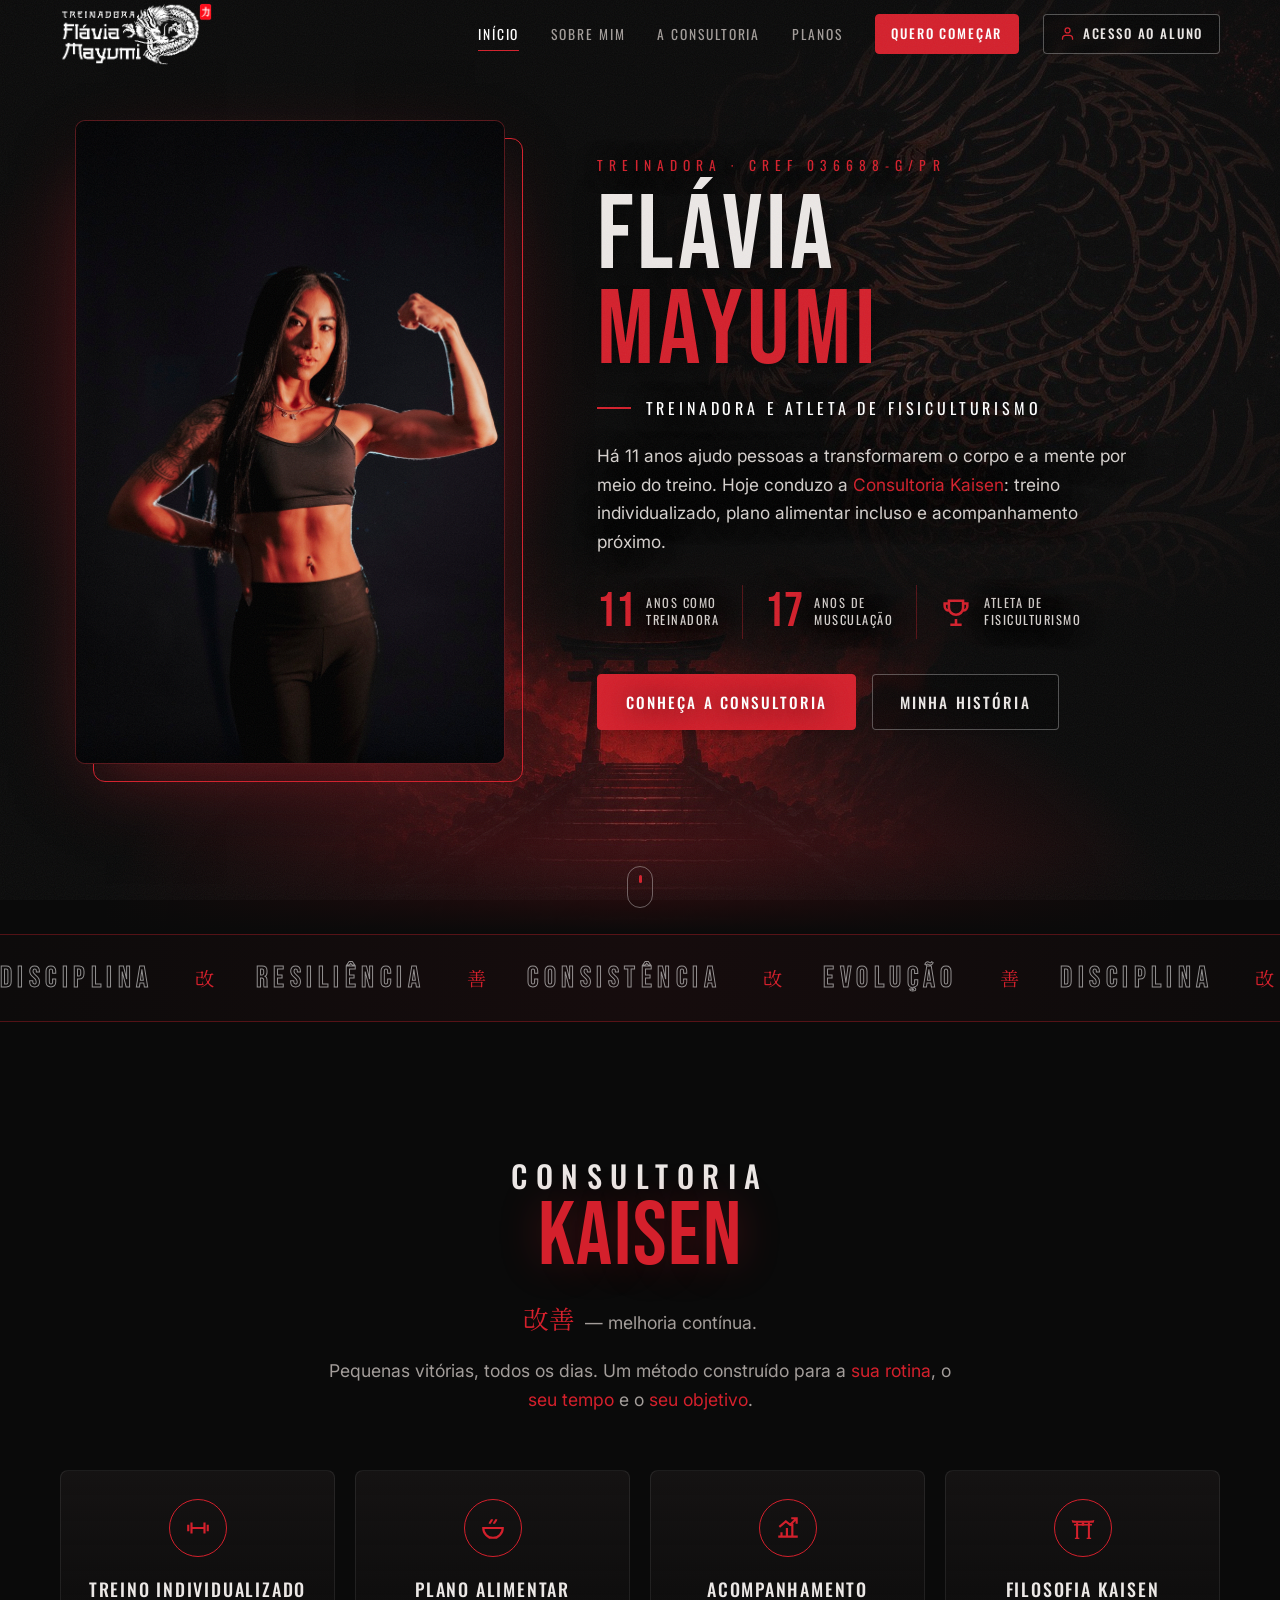
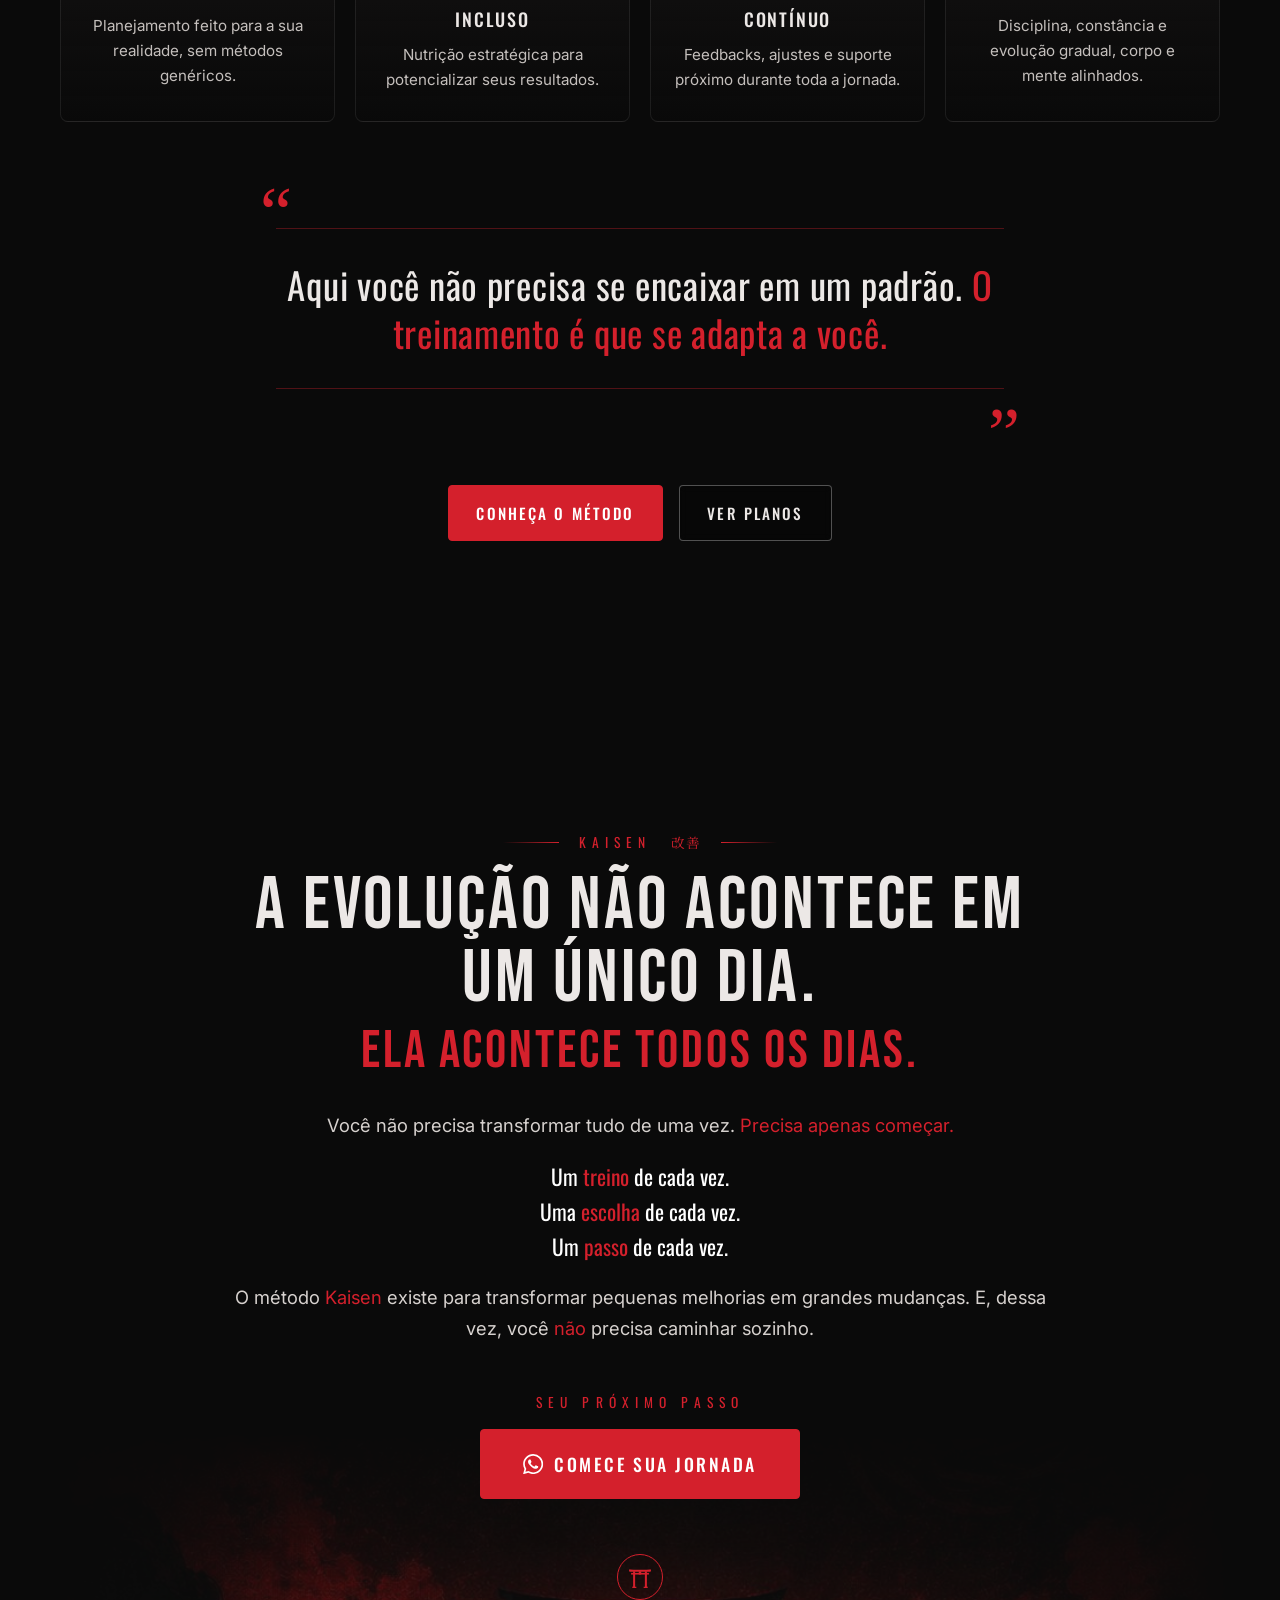
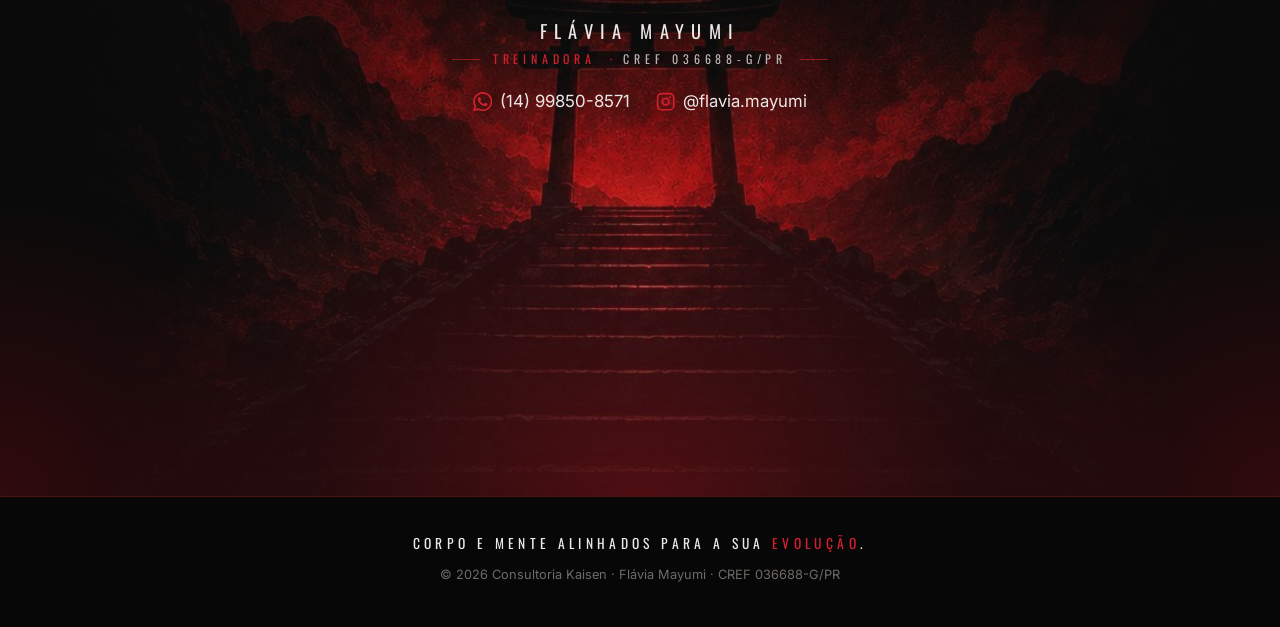
<file: index.html>
<!doctype html>
<html lang="pt-BR">
<head>
  <meta charset="utf-8">
  <meta name="viewport" content="width=device-width, initial-scale=1">
  <title>Flávia Mayumi · Treinadora | Consultoria Kaisen</title>
  <meta name="description" content="Flávia Mayumi, treinadora há 11 anos e atleta de fisiculturismo. Consultoria Kaisen: treino individualizado, plano alimentar incluso e acompanhamento próximo.">
  <meta name="theme-color" content="#0a0a0a">
  <meta property="og:title" content="Flávia Mayumi · Treinadora | Consultoria Kaisen">
  <meta property="og:description" content="Corpo e mente alinhados para a sua evolução. Treino personalizado, plano alimentar incluso e acompanhamento contínuo.">
  <meta property="og:image" content="assets/og.jpg">
  <meta property="og:type" content="website">
  <meta property="og:locale" content="pt_BR">
  <link rel="icon" href="assets/favicon.svg" type="image/svg+xml">
  <link rel="preconnect" href="https://fonts.googleapis.com">
  <link rel="preconnect" href="https://fonts.gstatic.com" crossorigin>
  <link href="https://fonts.googleapis.com/css2?family=Bebas+Neue&family=Inter:wght@300;400;500;600&family=Noto+Serif+JP:wght@600&family=Oswald:wght@400;500;600&display=swap" rel="stylesheet">
  <link rel="stylesheet" href="styles.css?v=20261123-1">
</head>
<body>
  <svg width="0" height="0" style="position:absolute" aria-hidden="true">
    <symbol id="torii" viewBox="0 0 64 64">
      <path d="M4 12c9 3 47 3 56 0l-2 7H6z" fill="currentColor"/>
      <rect x="10" y="22" width="44" height="4" fill="currentColor"/>
      <rect x="29" y="18" width="6" height="8" fill="currentColor"/>
      <rect x="15" y="18" width="5" height="40" fill="currentColor"/>
      <rect x="44" y="18" width="5" height="40" fill="currentColor"/>
      <rect x="12" y="56" width="11" height="3" fill="currentColor"/>
      <rect x="41" y="56" width="11" height="3" fill="currentColor"/>
    </symbol>
    <symbol id="whatsapp" viewBox="0 0 24 24">
      <path fill="currentColor" d="M17.47 14.38c-.3-.15-1.76-.87-2.03-.97-.27-.1-.47-.15-.67.15-.2.3-.77.97-.94 1.17-.17.2-.35.22-.65.07-.3-.15-1.26-.46-2.4-1.48-.89-.79-1.49-1.77-1.66-2.07-.17-.3-.02-.46.13-.61.13-.13.3-.35.45-.52.15-.17.2-.3.3-.5.1-.2.05-.37-.02-.52-.08-.15-.67-1.61-.92-2.21-.24-.58-.49-.5-.67-.51h-.57c-.2 0-.52.07-.8.37-.27.3-1.04 1.02-1.04 2.48 0 1.46 1.07 2.88 1.21 3.07.15.2 2.1 3.2 5.08 4.49.71.31 1.26.49 1.69.63.71.23 1.36.19 1.87.12.57-.09 1.76-.72 2.01-1.41.25-.7.25-1.29.17-1.41-.07-.13-.27-.2-.57-.35zM12.04 21.8h-.01a9.87 9.87 0 0 1-5.03-1.38l-.36-.21-3.74.98 1-3.65-.24-.37a9.86 9.86 0 0 1-1.51-5.26c0-5.45 4.44-9.88 9.89-9.88 2.64 0 5.12 1.03 6.99 2.9a9.82 9.82 0 0 1 2.89 6.99c0 5.45-4.44 9.88-9.88 9.88zm8.41-18.3A11.82 11.82 0 0 0 12.04 0C5.5 0 .17 5.33.16 11.88c0 2.1.55 4.14 1.59 5.94L.06 24l6.31-1.65a11.88 11.88 0 0 0 5.68 1.45h.01c6.55 0 11.88-5.33 11.88-11.88 0-3.17-1.24-6.16-3.49-8.4z"/>
    </symbol>
    <symbol id="instagram" viewBox="0 0 24 24">
      <path fill="none" stroke="currentColor" stroke-width="2" d="M7 2h10a5 5 0 0 1 5 5v10a5 5 0 0 1-5 5H7a5 5 0 0 1-5-5V7a5 5 0 0 1 5-5z"/>
      <circle cx="12" cy="12" r="4" fill="none" stroke="currentColor" stroke-width="2"/>
      <circle cx="17.5" cy="6.5" r="1.2" fill="currentColor"/>
    </symbol>
  </svg>

  <header class="nav" id="nav">
    <div class="nav__inner">
      <a href="index.html" class="brand" aria-label="Treinadora Flávia Mayumi, início">
        <img class="brand__logo" src="assets/logo-flavia-horizontal.png" alt="Treinadora Flávia Mayumi" width="329" height="138">
      </a>
      <nav class="nav__links" id="menu" aria-label="Navegação principal">
        <a href="index.html" class="is-active" aria-current="page">Início</a>
        <a href="sobre.html">Sobre mim</a>
        <a href="consultoria.html">A Consultoria</a>
        <a href="planos.html">Planos</a>
        <a href="https://wa.me/5514998508571?text=Ol%C3%A1%20Fl%C3%A1via!%20Vim%20pelo%20site%20e%20quero%20saber%20mais%20sobre%20a%20Consultoria%20Kaisen." target="_blank" rel="noopener" class="btn btn--sm btn--red nav__cta">Quero começar</a>
      </nav>
      <a href="app-aluno/" class="btn btn--sm btn--ghost nav__aluno" aria-label="Acesso ao aluno">
        <svg class="i" viewBox="0 0 24 24" fill="none" stroke="currentColor" stroke-width="2" stroke-linecap="round" stroke-linejoin="round" aria-hidden="true"><path d="M20 21v-1a5 5 0 0 0-5-5H9a5 5 0 0 0-5 5v1"/><circle cx="12" cy="7" r="4"/></svg>
        <span class="nav__aluno-full">Acesso ao aluno</span><span class="nav__aluno-short">Aluno</span>
      </a>
      <button class="nav__toggle" id="toggle" aria-label="Abrir menu" aria-expanded="false" aria-controls="menu">
        <span></span><span></span><span></span>
      </button>
    </div>
  </header>

  <main id="topo">
    <!-- APRESENTAÇÃO -->
    <section class="intro">
      <div class="art art--full" aria-hidden="true"></div>
      <div class="art art--dragon" aria-hidden="true"></div>
      <div class="art art--torii" aria-hidden="true"></div>
      <div class="container intro__grid">
        <div class="intro__photo reveal">
          <figure class="photo photo--portrait"><img src="assets/fotos/flavia-inicio.jpg" alt="Flávia Mayumi mostrando o bíceps sob luz vermelha" fetchpriority="high" style="object-position:center 30%"></figure>
        </div>
        <div class="intro__text">
          <p class="eyebrow reveal">Treinadora · <span class="cref">CREF 036688-G/PR</span></p>
          <h1 class="intro__name reveal">Flávia <span>Mayumi</span></h1>
          <p class="intro__role reveal">Treinadora e atleta de fisiculturismo</p>
          <p class="intro__sub reveal">Há 11 anos ajudo pessoas a transformarem o corpo e a mente por meio do treino. Hoje conduzo a <em>Consultoria Kaisen</em>: treino individualizado, plano alimentar incluso e acompanhamento próximo.</p>
          <ul class="stats reveal">
            <li><b>11</b><span>anos como<br>treinadora</span></li>
            <li><b>17</b><span>anos de<br>musculação</span></li>
            <li><b class="stats__ic"><svg viewBox="0 0 24 24" fill="none" stroke="currentColor" stroke-width="1.8"><path d="M8 21h8M12 17v4M7 4h10v5a5 5 0 0 1-10 0zM7 6H4v2a3 3 0 0 0 3 3M17 6h3v2a3 3 0 0 1-3 3"/></svg></b><span>atleta de<br>fisiculturismo</span></li>
          </ul>
          <div class="hero__actions intro__actions reveal">
            <a href="consultoria.html" class="btn btn--red">Conheça a consultoria</a>
            <a href="sobre.html" class="btn btn--ghost">Minha história</a>
          </div>
        </div>
      </div>
      <a href="#kaisen" class="scroll-cue" aria-label="Rolar para baixo"><span></span></a>
    </section>

    <!-- MARQUEE -->
    <div class="marquee" aria-hidden="true">
      <div class="marquee__track">
        <span>Disciplina</span><i>改</i><span>Resiliência</span><i>善</i><span>Consistência</span><i>改</i><span>Evolução</span><i>善</i>
        <span>Disciplina</span><i>改</i><span>Resiliência</span><i>善</i><span>Consistência</span><i>改</i><span>Evolução</span><i>善</i>
        <span>Disciplina</span><i>改</i><span>Resiliência</span><i>善</i><span>Consistência</span><i>改</i><span>Evolução</span><i>善</i>
      </div>
    </div>


    <!-- KAISEN (resumo) -->
    <section class="section" id="kaisen">
      <div class="container">
        <div class="section__head section__head--center">
          <h2 class="title title--center reveal"><small>Consultoria</small><strong>Kaisen</strong></h2>
          <p class="kanji-line reveal"><span>改善</span> — melhoria contínua.</p>
          <p class="reveal">Pequenas vitórias, todos os dias. Um método construído para a <em>sua rotina</em>, o <em>seu tempo</em> e o <em>seu objetivo</em>.</p>
        </div>
        <ul class="feats">
          <li class="feat reveal"><span class="feat__ic"><svg viewBox="0 0 24 24" fill="none" stroke="currentColor" stroke-width="2"><path d="M6 7v10M3 9v6M18 7v10M21 9v6M6 12h12"/></svg></span><h3>Treino individualizado</h3><p>Planejamento feito para a sua realidade, sem métodos genéricos.</p></li>
          <li class="feat reveal"><span class="feat__ic"><svg viewBox="0 0 24 24" fill="none" stroke="currentColor" stroke-width="2"><path d="M3 12h18a9 9 0 0 1-18 0zM8 21h8M9 8c0-2 2-2 2-4M13 8c0-2 2-2 2-4"/></svg></span><h3>Plano alimentar incluso</h3><p>Nutrição estratégica para potencializar seus resultados.</p></li>
          <li class="feat reveal"><span class="feat__ic"><svg viewBox="0 0 24 24" fill="none" stroke="currentColor" stroke-width="2"><path d="M3 20h18M6 16v4M11 12v8M16 8v12M4 11l6-5 4 3 6-6M15 3h5v5"/></svg></span><h3>Acompanhamento contínuo</h3><p>Feedbacks, ajustes e suporte próximo durante toda a jornada.</p></li>
          <li class="feat reveal"><span class="feat__ic"><svg><use href="#torii"/></svg></span><h3>Filosofia Kaisen</h3><p>Disciplina, constância e evolução gradual, corpo e mente alinhados.</p></li>
        </ul>
        <figure class="quote quote--wide quote--home reveal">
          <blockquote>Aqui você não precisa se encaixar em um padrão. <em>O treinamento é que se adapta a você.</em></blockquote>
        </figure>
        <div class="center-actions reveal">
          <a href="consultoria.html" class="btn btn--red">Conheça o método</a>
          <a href="planos.html" class="btn btn--ghost">Ver planos</a>
        </div>
      </div>
    </section>

    <!-- CTA FINAL -->
    <section class="final" id="contato">
      <div class="art art--full art--full-bottom" aria-hidden="true"></div>
      <div class="art art--torii" aria-hidden="true"></div>
      <div class="container container--narrow final__content">
        <p class="eyebrow eyebrow--lines reveal">Kaisen <span class="jp">改善</span></p>
        <h2 class="final__title reveal">A evolução não acontece em um único dia.<strong>Ela acontece todos os dias.</strong></h2>
        <div class="final__text reveal">
          <p>Você não precisa transformar tudo de uma vez. <em>Precisa apenas começar.</em></p>
          <p class="final__steps">Um <em>treino</em> de cada vez.<br>Uma <em>escolha</em> de cada vez.<br>Um <em>passo</em> de cada vez.</p>
          <p>O método <em>Kaisen</em> existe para transformar pequenas melhorias em grandes mudanças. E, dessa vez, você <em>não</em> precisa caminhar sozinho.</p>
        </div>
        <p class="eyebrow reveal">Seu próximo passo</p>
        <a class="btn btn--red btn--lg reveal" target="_blank" rel="noopener" href="https://wa.me/5514998508571?text=Ol%C3%A1%20Fl%C3%A1via!%20Quero%20come%C3%A7ar%20minha%20jornada%20na%20Consultoria%20Kaisen.">
          <svg class="i"><use href="#whatsapp"/></svg> Comece sua jornada
        </a>
        <div class="coach reveal">
          <svg class="coach__torii"><use href="#torii"/></svg>
          <p class="sig__name">Flávia Mayumi</p>
          <p class="sig__role">Treinadora<span class="cref cref--line">CREF 036688-G/PR</span></p>
          <div class="coach__links">
            <a href="https://wa.me/5514998508571?text=Ol%C3%A1%20Fl%C3%A1via%21%20Vim%20pelo%20site%20da%20Consultoria%20Kaisen%20e%20gostaria%20de%20conversar%20com%20voc%C3%AA." target="_blank" rel="noopener"><svg class="i"><use href="#whatsapp"/></svg>(14) 99850-8571</a>
            <a href="https://instagram.com/flavia.mayumi" target="_blank" rel="noopener"><svg class="i"><use href="#instagram"/></svg>@flavia.mayumi</a>
          </div>
        </div>
      </div>
    </section>
  </main>

  <footer class="footer">
    <p class="footer__motto">Corpo e mente alinhados para a sua <em>evolução</em>.</p>
    <p class="footer__copy">© <span id="year">2026</span> Consultoria Kaisen · Flávia Mayumi · <span class="cref">CREF 036688-G/PR</span></p>
  </footer>

  <a class="wa-float" href="https://wa.me/5514998508571?text=Ol%C3%A1%20Fl%C3%A1via!%20Quero%20saber%20mais%20sobre%20a%20Consultoria%20Kaisen." target="_blank" rel="noopener" aria-label="Fale comigo no WhatsApp">
    <svg aria-hidden="true"><use href="#whatsapp"/></svg>
    <span class="wa-float__label">Fale comigo</span>
  </a>

  <script src="script.js?v=20261121-4"></script>
</body>
</html>
</file>
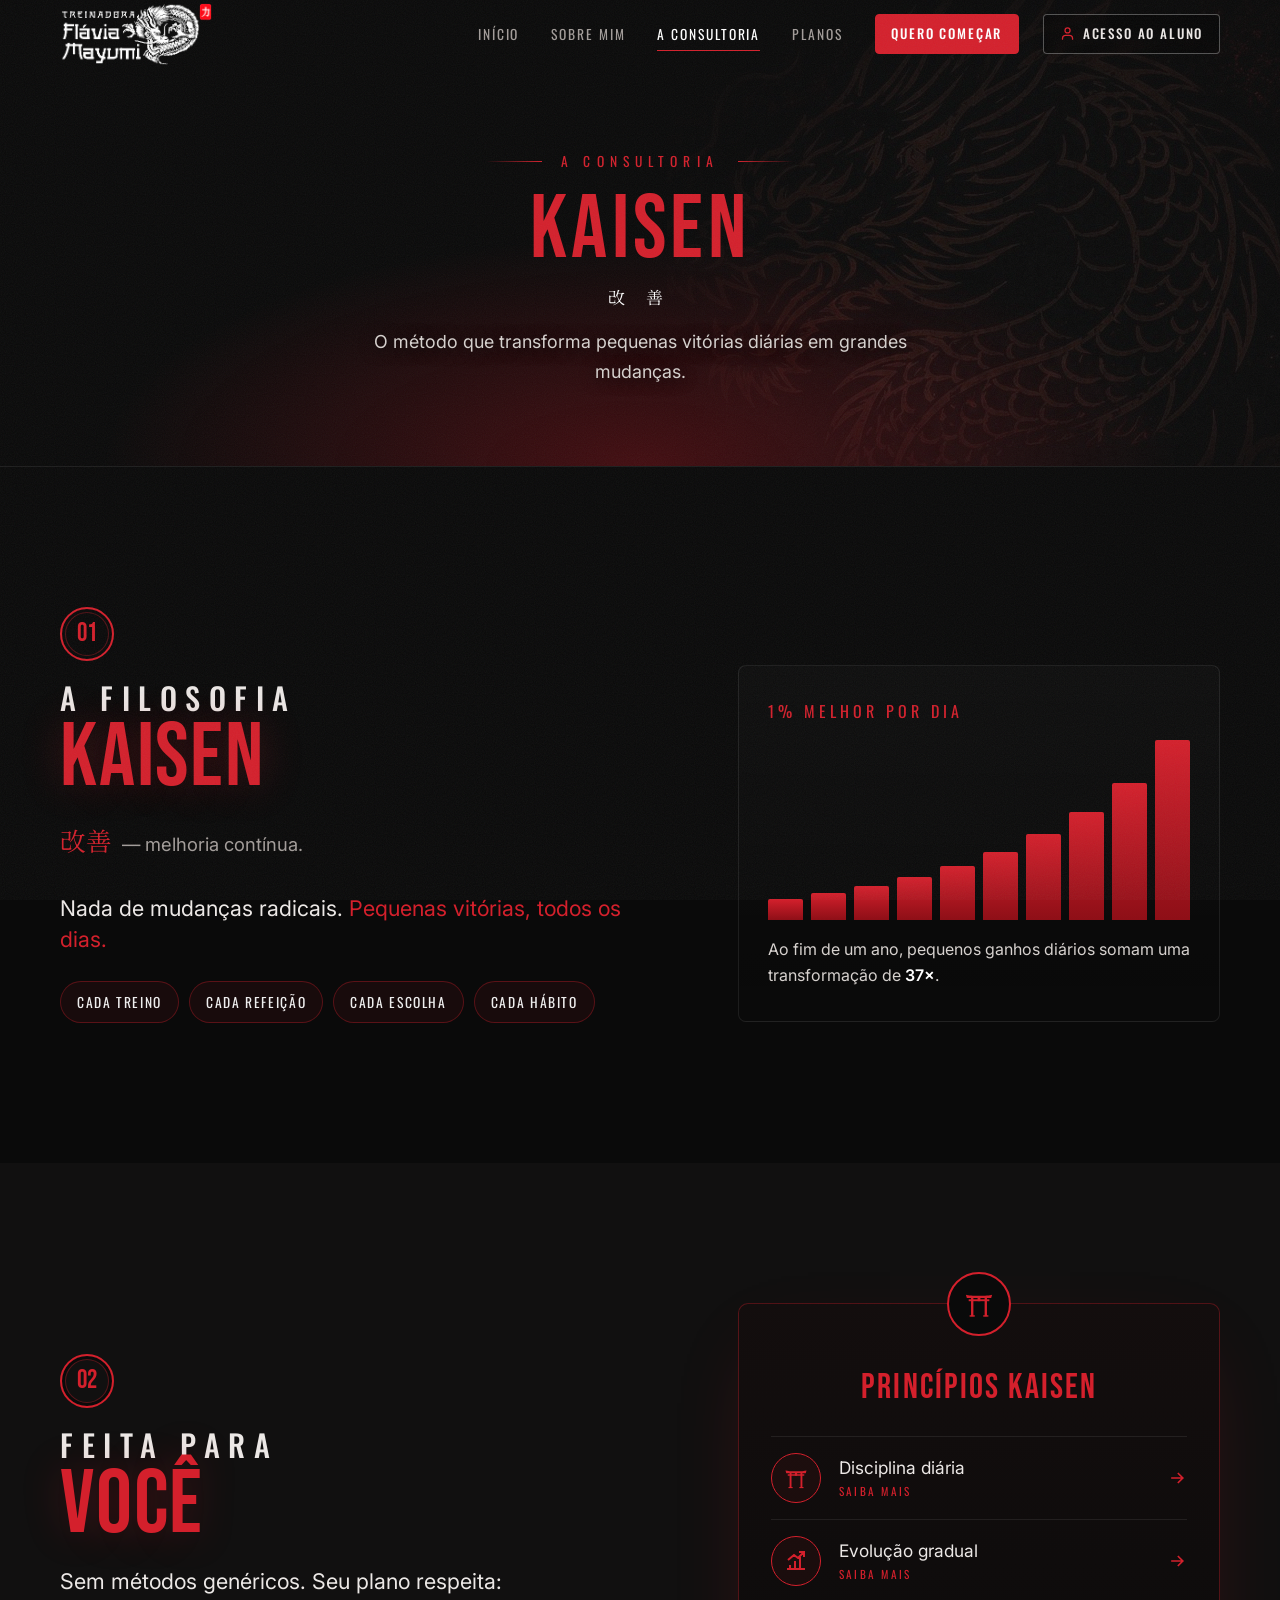
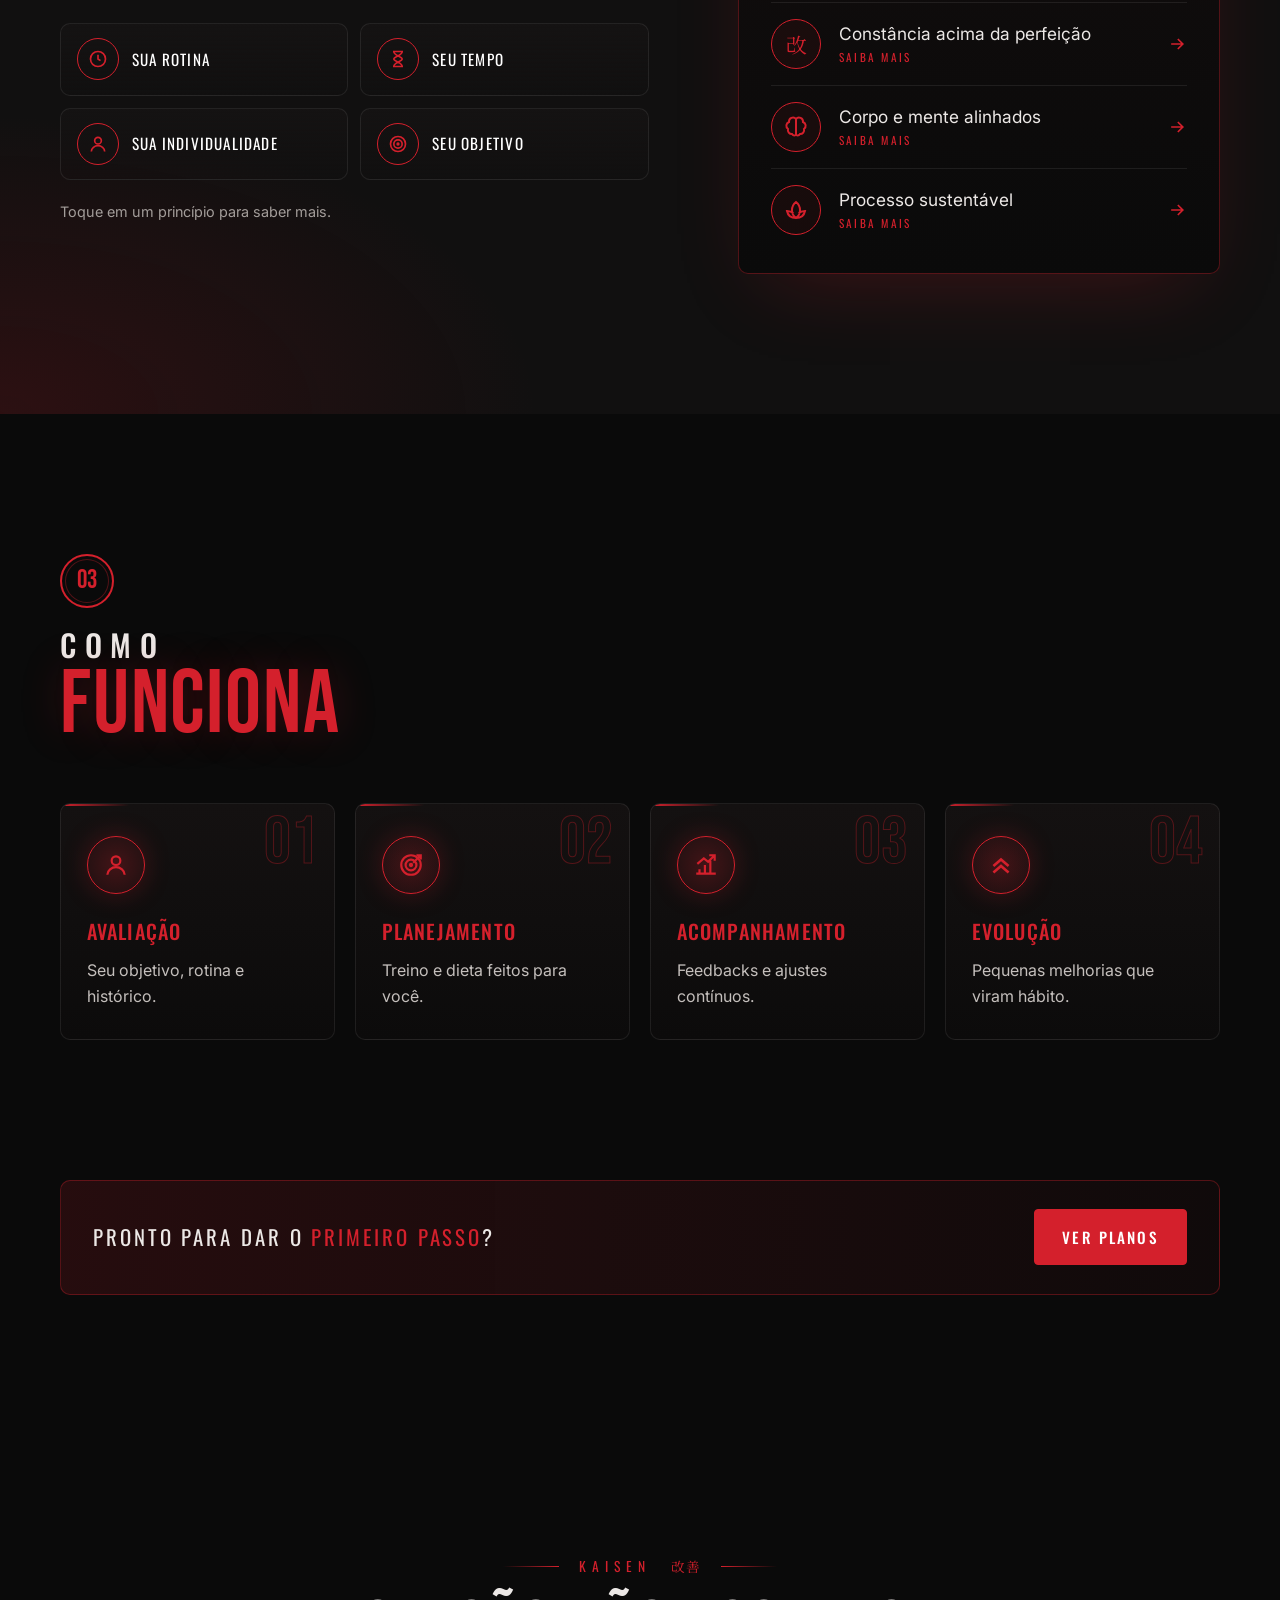
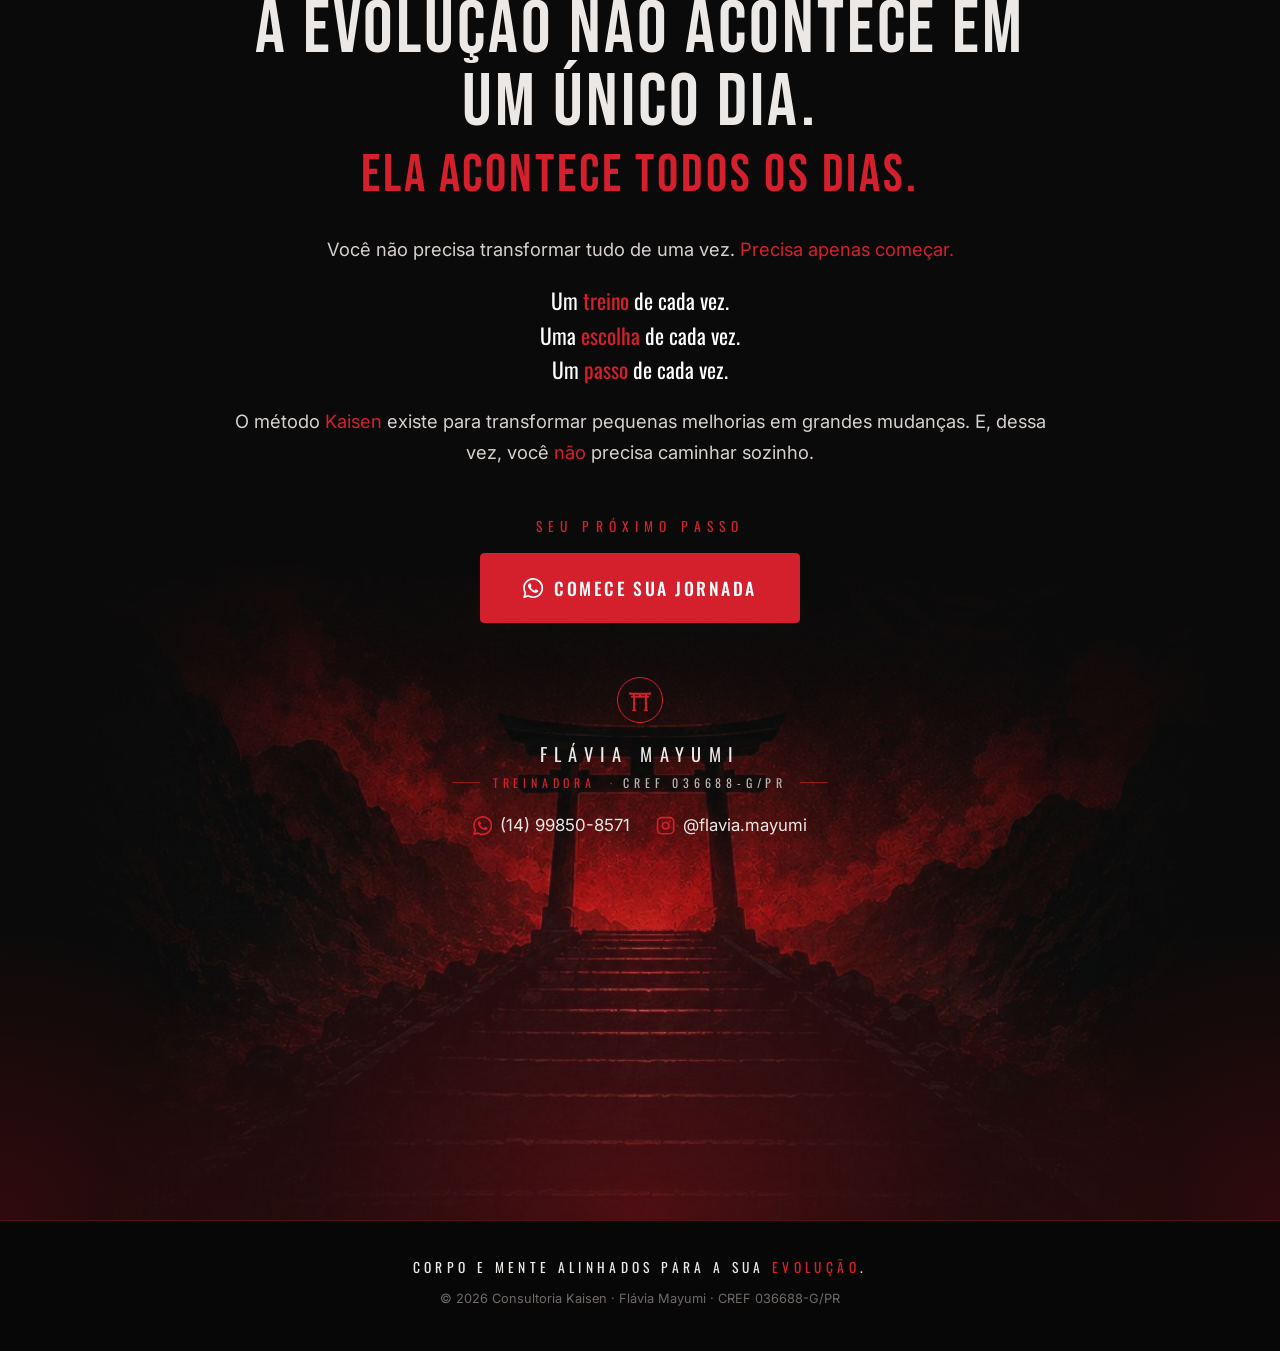
<file: consultoria.html>
<!doctype html>
<html lang="pt-BR">
<head>
  <meta charset="utf-8">
  <meta name="viewport" content="width=device-width, initial-scale=1">
  <title>A Consultoria · Kaisen | Flávia Mayumi</title>
  <meta name="description" content="O método Kaisen: filosofia, princípios e como funciona a consultoria online de treino e nutrição da Flávia Mayumi.">
  <meta name="theme-color" content="#0a0a0a">
  <meta property="og:title" content="A Consultoria · Kaisen | Flávia Mayumi">
  <meta property="og:description" content="Corpo e mente alinhados para a sua evolução. Treino personalizado, plano alimentar incluso e acompanhamento contínuo.">
  <meta property="og:image" content="assets/og.jpg">
  <meta property="og:type" content="website">
  <meta property="og:locale" content="pt_BR">
  <link rel="icon" href="assets/favicon.svg" type="image/svg+xml">
  <link rel="preconnect" href="https://fonts.googleapis.com">
  <link rel="preconnect" href="https://fonts.gstatic.com" crossorigin>
  <link href="https://fonts.googleapis.com/css2?family=Bebas+Neue&family=Inter:wght@300;400;500;600&family=Noto+Serif+JP:wght@600&family=Oswald:wght@400;500;600&display=swap" rel="stylesheet">
  <link rel="stylesheet" href="styles.css?v=20261123-1">
</head>
<body>
  <svg width="0" height="0" style="position:absolute" aria-hidden="true">
    <symbol id="torii" viewBox="0 0 64 64">
      <path d="M4 12c9 3 47 3 56 0l-2 7H6z" fill="currentColor"/>
      <rect x="10" y="22" width="44" height="4" fill="currentColor"/>
      <rect x="29" y="18" width="6" height="8" fill="currentColor"/>
      <rect x="15" y="18" width="5" height="40" fill="currentColor"/>
      <rect x="44" y="18" width="5" height="40" fill="currentColor"/>
      <rect x="12" y="56" width="11" height="3" fill="currentColor"/>
      <rect x="41" y="56" width="11" height="3" fill="currentColor"/>
    </symbol>
    <symbol id="whatsapp" viewBox="0 0 24 24">
      <path fill="currentColor" d="M17.47 14.38c-.3-.15-1.76-.87-2.03-.97-.27-.1-.47-.15-.67.15-.2.3-.77.97-.94 1.17-.17.2-.35.22-.65.07-.3-.15-1.26-.46-2.4-1.48-.89-.79-1.49-1.77-1.66-2.07-.17-.3-.02-.46.13-.61.13-.13.3-.35.45-.52.15-.17.2-.3.3-.5.1-.2.05-.37-.02-.52-.08-.15-.67-1.61-.92-2.21-.24-.58-.49-.5-.67-.51h-.57c-.2 0-.52.07-.8.37-.27.3-1.04 1.02-1.04 2.48 0 1.46 1.07 2.88 1.21 3.07.15.2 2.1 3.2 5.08 4.49.71.31 1.26.49 1.69.63.71.23 1.36.19 1.87.12.57-.09 1.76-.72 2.01-1.41.25-.7.25-1.29.17-1.41-.07-.13-.27-.2-.57-.35zM12.04 21.8h-.01a9.87 9.87 0 0 1-5.03-1.38l-.36-.21-3.74.98 1-3.65-.24-.37a9.86 9.86 0 0 1-1.51-5.26c0-5.45 4.44-9.88 9.89-9.88 2.64 0 5.12 1.03 6.99 2.9a9.82 9.82 0 0 1 2.89 6.99c0 5.45-4.44 9.88-9.88 9.88zm8.41-18.3A11.82 11.82 0 0 0 12.04 0C5.5 0 .17 5.33.16 11.88c0 2.1.55 4.14 1.59 5.94L.06 24l6.31-1.65a11.88 11.88 0 0 0 5.68 1.45h.01c6.55 0 11.88-5.33 11.88-11.88 0-3.17-1.24-6.16-3.49-8.4z"/>
    </symbol>
    <symbol id="instagram" viewBox="0 0 24 24">
      <path fill="none" stroke="currentColor" stroke-width="2" d="M7 2h10a5 5 0 0 1 5 5v10a5 5 0 0 1-5 5H7a5 5 0 0 1-5-5V7a5 5 0 0 1 5-5z"/>
      <circle cx="12" cy="12" r="4" fill="none" stroke="currentColor" stroke-width="2"/>
      <circle cx="17.5" cy="6.5" r="1.2" fill="currentColor"/>
    </symbol>
  </svg>

  <header class="nav" id="nav">
    <div class="nav__inner">
      <a href="index.html" class="brand" aria-label="Treinadora Flávia Mayumi, início">
        <img class="brand__logo" src="assets/logo-flavia-horizontal.png" alt="Treinadora Flávia Mayumi" width="329" height="138">
      </a>
      <nav class="nav__links" id="menu" aria-label="Navegação principal">
        <a href="index.html">Início</a>
        <a href="sobre.html">Sobre mim</a>
        <a href="consultoria.html" class="is-active" aria-current="page">A Consultoria</a>
        <a href="planos.html">Planos</a>
        <a href="https://wa.me/5514998508571?text=Ol%C3%A1%20Fl%C3%A1via!%20Vim%20pelo%20site%20e%20quero%20saber%20mais%20sobre%20a%20Consultoria%20Kaisen." target="_blank" rel="noopener" class="btn btn--sm btn--red nav__cta">Quero começar</a>
      </nav>
      <a href="app-aluno/" class="btn btn--sm btn--ghost nav__aluno" aria-label="Acesso ao aluno">
        <svg class="i" viewBox="0 0 24 24" fill="none" stroke="currentColor" stroke-width="2" stroke-linecap="round" stroke-linejoin="round" aria-hidden="true"><path d="M20 21v-1a5 5 0 0 0-5-5H9a5 5 0 0 0-5 5v1"/><circle cx="12" cy="7" r="4"/></svg>
        <span class="nav__aluno-full">Acesso ao aluno</span><span class="nav__aluno-short">Aluno</span>
      </a>
      <button class="nav__toggle" id="toggle" aria-label="Abrir menu" aria-expanded="false" aria-controls="menu">
        <span></span><span></span><span></span>
      </button>
    </div>
  </header>

  <main id="topo">
    <section class="page-hero">
      <div class="art art--dragon" aria-hidden="true"></div>
      <div class="container page-hero__content">
        <p class="eyebrow eyebrow--lines reveal">A consultoria</p>
        <h1 class="page-hero__title reveal">Kaisen</h1>
        <p class="page-hero__kanji reveal" aria-hidden="true">改 善</p>
        <p class="page-hero__text reveal">O método que transforma pequenas vitórias diárias em grandes mudanças.</p>
      </div>
    </section>

    <!-- FILOSOFIA -->
    <section class="section" id="filosofia">
      <div class="container split split--short">
        <div class="split__main">
          <span class="num reveal">01</span>
          <h2 class="title reveal"><small>A filosofia</small><strong>Kaisen</strong></h2>
          <p class="kanji-line reveal"><span>改善</span> — melhoria contínua.</p>
          <p class="lead reveal">Nada de mudanças radicais. <em>Pequenas vitórias, todos os dias.</em></p>
          <ul class="chips reveal">
            <li>Cada treino</li><li>Cada refeição</li><li>Cada escolha</li><li>Cada hábito</li>
          </ul>
        </div>
        <aside class="split__side">
<div class="compound compound--big reveal" aria-label="Evolução de 1% ao dia">
            <p class="compound__label">1% melhor por dia</p>
            <div class="compound__bars" aria-hidden="true">
              <span style="--h:12%"></span><span style="--h:15%"></span><span style="--h:19%"></span><span style="--h:24%"></span><span style="--h:30%"></span><span style="--h:38%"></span><span style="--h:48%"></span><span style="--h:60%"></span><span style="--h:76%"></span><span style="--h:100%"></span>
            </div>
            <p class="compound__note">Ao fim de um ano, pequenos ganhos diários somam uma transformação de <strong>37×</strong>.</p>
          </div>
        </aside>
      </div>
    </section>

    <!-- CAMINHO -->
    <section class="section section--alt" id="caminho">
      <div class="container split split--short">
        <div class="split__main">
          <span class="num reveal">02</span>
          <h2 class="title reveal"><small>Feita para</small><strong>Você</strong></h2>
          <p class="lead reveal">Sem métodos genéricos. Seu plano respeita:</p>
          <ul class="fit reveal">
            <li><span class="fit__ic"><svg viewBox="0 0 24 24" fill="none" stroke="currentColor" stroke-width="2"><circle cx="12" cy="12" r="9"/><path d="M12 7v5l3 2"/></svg></span>Sua rotina</li>
            <li><span class="fit__ic"><svg viewBox="0 0 24 24" fill="none" stroke="currentColor" stroke-width="2"><path d="M6 3h12M6 21h12M7 3c0 5 10 6 10 9s-10 4-10 9M17 3c0 5-10 6-10 9s10 4 10 9"/></svg></span>Seu tempo</li>
            <li><span class="fit__ic"><svg viewBox="0 0 24 24" fill="none" stroke="currentColor" stroke-width="2"><circle cx="12" cy="8" r="4"/><path d="M4 21c0-4 4-7 8-7s8 3 8 7"/></svg></span>Sua individualidade</li>
            <li><span class="fit__ic"><svg viewBox="0 0 24 24" fill="none" stroke="currentColor" stroke-width="2"><circle cx="12" cy="12" r="9"/><circle cx="12" cy="12" r="5"/><circle cx="12" cy="12" r="1"/></svg></span>Seu objetivo</li>
          </ul>
          <p class="hint reveal">Toque em um princípio para saber mais.</p>
        </div>
        <aside class="split__side">
<div class="card principles reveal">
            <div class="card__badge"><svg><use href="#torii"/></svg></div>
            <h3>Princípios Kaisen</h3>
            <ul>
              <li class="principle--link">
                <button type="button" class="principle__btn" data-dialog="dlg-disciplina" aria-haspopup="dialog">
                  <span class="ring"><svg><use href="#torii"/></svg></span>
                  <span class="principle__label">Disciplina diária<small>Saiba mais</small></span>
                  <svg class="principle__arrow" viewBox="0 0 24 24" fill="none" stroke="currentColor" stroke-width="2" aria-hidden="true"><path d="M5 12h14M13 6l6 6-6 6"/></svg>
                </button>
              </li>
              <li class="principle--link">
                <button type="button" class="principle__btn" data-dialog="dlg-evolucao" aria-haspopup="dialog">
                  <span class="ring"><svg viewBox="0 0 24 24" fill="none" stroke="currentColor" stroke-width="2"><path d="M3 20h18M6 16v4M11 12v8M16 8v12M4 11l6-5 4 3 6-6M15 3h5v5"/></svg></span>
                  <span class="principle__label">Evolução gradual<small>Saiba mais</small></span>
                  <svg class="principle__arrow" viewBox="0 0 24 24" fill="none" stroke="currentColor" stroke-width="2" aria-hidden="true"><path d="M5 12h14M13 6l6 6-6 6"/></svg>
                </button>
              </li>
              <li class="principle--link">
                <button type="button" class="principle__btn" data-dialog="dlg-constancia" aria-haspopup="dialog">
                  <span class="ring ring--kanji">改</span>
                  <span class="principle__label">Constância acima da perfeição<small>Saiba mais</small></span>
                  <svg class="principle__arrow" viewBox="0 0 24 24" fill="none" stroke="currentColor" stroke-width="2" aria-hidden="true"><path d="M5 12h14M13 6l6 6-6 6"/></svg>
                </button>
              </li>
              <li class="principle--link">
                <button type="button" class="principle__btn" data-dialog="dlg-corpo-mente" aria-haspopup="dialog">
                  <span class="ring"><svg viewBox="0 0 24 24" fill="none" stroke="currentColor" stroke-width="2"><path d="M12 4a4 4 0 0 0-7 3 4 4 0 0 0-1 7 4 4 0 0 0 4 5 3 3 0 0 0 4 1V4zM12 4a4 4 0 0 1 7 3 4 4 0 0 1 1 7 4 4 0 0 1-4 5 3 3 0 0 1-4 1"/></svg></span>
                  <span class="principle__label">Corpo e mente alinhados<small>Saiba mais</small></span>
                  <svg class="principle__arrow" viewBox="0 0 24 24" fill="none" stroke="currentColor" stroke-width="2" aria-hidden="true"><path d="M5 12h14M13 6l6 6-6 6"/></svg>
                </button>
              </li>
              <li class="principle--link">
                <button type="button" class="principle__btn" data-dialog="dlg-processo" aria-haspopup="dialog">
                  <span class="ring"><svg viewBox="0 0 24 24" fill="none" stroke="currentColor" stroke-width="2"><path d="M12 20c-3-2-4-5-4-8s1.5-6 4-8c2.5 2 4 5 4 8s-1 6-4 8zM12 20c-4 0-8-2-9-7 3 0 5 1 6.5 2.5M12 20c4 0 8-2 9-7-3 0-5 1-6.5 2.5"/></svg></span>
                  <span class="principle__label">Processo sustentável<small>Saiba mais</small></span>
                  <svg class="principle__arrow" viewBox="0 0 24 24" fill="none" stroke="currentColor" stroke-width="2" aria-hidden="true"><path d="M5 12h14M13 6l6 6-6 6"/></svg>
                </button>
              </li>
            </ul>
          </div>
        </aside>
      </div>
    </section>

    <!-- COMO FUNCIONA -->
    <section class="section" id="como-funciona">
      <div class="container">
        <div class="section__head">
          <span class="num reveal">03</span>
          <h2 class="title reveal"><small>Como</small><strong>Funciona</strong></h2>
        </div>
        <ol class="steps steps--short">
          <li class="step reveal">
            <span class="step__n">01</span>
            <div class="step__icon"><svg viewBox="0 0 24 24" fill="none" stroke="currentColor" stroke-width="2"><circle cx="12" cy="8" r="4"/><path d="M4 21c0-4 4-7 8-7s8 3 8 7"/></svg></div>
            <h3>Avaliação</h3>
            <p>Seu objetivo, rotina e histórico.</p>
          </li>
          <li class="step reveal">
            <span class="step__n">02</span>
            <div class="step__icon"><svg viewBox="0 0 24 24" fill="none" stroke="currentColor" stroke-width="2"><circle cx="12" cy="12" r="9"/><circle cx="12" cy="12" r="5"/><circle cx="12" cy="12" r="1"/><path d="M14 10l7-7M17 3h4v4"/></svg></div>
            <h3>Planejamento</h3>
            <p>Treino e dieta feitos para você.</p>
          </li>
          <li class="step reveal">
            <span class="step__n">03</span>
            <div class="step__icon"><svg viewBox="0 0 24 24" fill="none" stroke="currentColor" stroke-width="2"><path d="M3 20h18M6 16v4M11 12v8M16 8v12M4 11l6-5 4 3 6-6M15 3h5v5"/></svg></div>
            <h3>Acompanhamento</h3>
            <p>Feedbacks e ajustes contínuos.</p>
          </li>
          <li class="step reveal">
            <span class="step__n">04</span>
            <div class="step__icon"><svg viewBox="0 0 24 24" fill="none" stroke="currentColor" stroke-width="2.4"><path d="M5 13l7-6 7 6M5 19l7-6 7 6"/></svg></div>
            <h3>Evolução</h3>
            <p>Pequenas melhorias que viram hábito.</p>
          </li>
        </ol>
      </div>
    </section>

    <section class="band">
      <div class="container band__inner reveal">
        <p>Pronto para dar o <em>primeiro passo</em>?</p>
        <a href="planos.html" class="btn btn--red">Ver planos</a>
      </div>
    </section>

    <!-- CTA FINAL -->
    <section class="final" id="contato">
      <div class="art art--full art--full-bottom" aria-hidden="true"></div>
      <div class="art art--torii" aria-hidden="true"></div>
      <div class="container container--narrow final__content">
        <p class="eyebrow eyebrow--lines reveal">Kaisen <span class="jp">改善</span></p>
        <h2 class="final__title reveal">A evolução não acontece em um único dia.<strong>Ela acontece todos os dias.</strong></h2>
        <div class="final__text reveal">
          <p>Você não precisa transformar tudo de uma vez. <em>Precisa apenas começar.</em></p>
          <p class="final__steps">Um <em>treino</em> de cada vez.<br>Uma <em>escolha</em> de cada vez.<br>Um <em>passo</em> de cada vez.</p>
          <p>O método <em>Kaisen</em> existe para transformar pequenas melhorias em grandes mudanças. E, dessa vez, você <em>não</em> precisa caminhar sozinho.</p>
        </div>
        <p class="eyebrow reveal">Seu próximo passo</p>
        <a class="btn btn--red btn--lg reveal" target="_blank" rel="noopener" href="https://wa.me/5514998508571?text=Ol%C3%A1%20Fl%C3%A1via!%20Quero%20come%C3%A7ar%20minha%20jornada%20na%20Consultoria%20Kaisen.">
          <svg class="i"><use href="#whatsapp"/></svg> Comece sua jornada
        </a>
        <div class="coach reveal">
          <svg class="coach__torii"><use href="#torii"/></svg>
          <p class="sig__name">Flávia Mayumi</p>
          <p class="sig__role">Treinadora<span class="cref cref--line">CREF 036688-G/PR</span></p>
          <div class="coach__links">
            <a href="https://wa.me/5514998508571?text=Ol%C3%A1%20Fl%C3%A1via%21%20Vim%20pelo%20site%20da%20Consultoria%20Kaisen%20e%20gostaria%20de%20conversar%20com%20voc%C3%AA." target="_blank" rel="noopener"><svg class="i"><use href="#whatsapp"/></svg>(14) 99850-8571</a>
            <a href="https://instagram.com/flavia.mayumi" target="_blank" rel="noopener"><svg class="i"><use href="#instagram"/></svg>@flavia.mayumi</a>
          </div>
        </div>
      </div>
    </section>
  </main>

  <!-- PRINCÍPIOS: janelas de detalhe -->
  <dialog class="pdlg" id="dlg-disciplina" aria-labelledby="dlg-disciplina-title">
    <div class="pdlg__panel">
      <button type="button" class="pdlg__close" data-close aria-label="Fechar">
        <svg viewBox="0 0 24 24" fill="none" stroke="currentColor" stroke-width="2"><path d="M6 6l12 12M18 6L6 18"/></svg>
      </button>
      <figure class="pdlg__hero">
        <img src="assets/torii.jpg" alt="Escadaria de pedra subindo até um portal torii sob um céu vermelho" width="1024" height="576" loading="lazy">
        <span class="pdlg__kanji" aria-hidden="true">改</span>
      </figure>
      <div class="pdlg__body">
        <p class="pdlg__eyebrow">Princípio Kaisen</p>
        <h3 class="pdlg__title" id="dlg-disciplina-title">Disciplina diária</h3>
        <p class="pdlg__sub">O primeiro passo de toda evolução</p>

        <p class="pdlg__lead">Disciplina não é rigidez, nem fazer tudo perfeito. É a decisão de <em>aparecer todos os dias</em>, mesmo quando a motivação não aparece.</p>
        <p>Na metodologia Kaisen, a disciplina é construída aos poucos, como um músculo. Começamos com compromissos pequenos e possíveis dentro da sua rotina. Pode ser um treino de 30 minutos, uma refeição planejada ou uma noite bem dormida. Cada compromisso cumprido fortalece a confiança em si mesmo e abre espaço para o próximo.</p>

        <figure class="pdlg__week" aria-label="Exemplo de semana: seis dias cumpridos e um dia difícil, seguido da volta ao caminho">
          <ol aria-hidden="true">
            <li class="ok"><span>Seg</span><i></i></li>
            <li class="ok"><span>Ter</span><i></i></li>
            <li class="miss"><span>Qua</span><i></i></li>
            <li class="ok back"><span>Qui</span><i></i></li>
            <li class="ok"><span>Sex</span><i></i></li>
            <li class="ok"><span>Sáb</span><i></i></li>
            <li class="ok"><span>Dom</span><i></i></li>
          </ol>
          <figcaption>Um dia difícil não apaga a semana. O que importa é <em>voltar no dia seguinte</em>.</figcaption>
        </figure>

        <p>Disciplina também não é se cobrar sem descanso. Dias difíceis vão existir. A diferença está em não deixar que um dia ruim vire uma semana perdida. Errou? Volte no próximo treino, na próxima refeição, na próxima escolha.</p>
        <p>O Samurai não treinava só quando tinha vontade. Treinava porque aquilo fazia parte de quem ele era. É isso que buscamos com você: que o cuidado com o corpo e a mente deixe de ser esforço e se torne parte da sua <strong>identidade</strong>.</p>

        <blockquote class="pdlg__quote">Motivação te faz começar. <em>Disciplina te faz continuar.</em></blockquote>

        <a class="btn btn--red btn--block" target="_blank" rel="noopener" href="https://wa.me/5514998508571?text=Ol%C3%A1%20Fl%C3%A1via!%20Li%20sobre%20a%20disciplina%20di%C3%A1ria%20no%20site%20e%20quero%20come%C3%A7ar%20minha%20jornada%20na%20Consultoria%20Kaisen.">
          <svg class="i"><use href="#whatsapp"/></svg> Começar jornada
        </a>
      </div>
    </div>
  </dialog>

  <dialog class="pdlg" id="dlg-evolucao" aria-labelledby="dlg-evolucao-title">
    <div class="pdlg__panel">
      <button type="button" class="pdlg__close" data-close aria-label="Fechar">
        <svg viewBox="0 0 24 24" fill="none" stroke="currentColor" stroke-width="2"><path d="M6 6l12 12M18 6L6 18"/></svg>
      </button>
      <figure class="pdlg__hero pdlg__hero--lift">
        <img src="assets/dragon.jpg" alt="Ilustração de um dragão japonês em tons escuros" loading="lazy" style="object-position:center 35%">
        <span class="pdlg__kanji" aria-hidden="true">進</span>
      </figure>
      <div class="pdlg__body">
        <p class="pdlg__eyebrow">Princípio Kaisen</p>
        <h3 class="pdlg__title" id="dlg-evolucao-title">Evolução gradual</h3>
        <p class="pdlg__sub">Um degrau de cada vez</p>

        <p class="pdlg__lead">Resultados de verdade não aparecem da noite para o dia. Eles são construídos <em>degrau por degrau</em>, e cada degrau prepara você para o próximo.</p>
        <p>Na Kaisen, ninguém começa do mesmo ponto. O plano parte de onde você está hoje, com o seu condicionamento, a sua rotina e o seu momento de vida. A partir daí, aumentamos a carga, o volume e os desafios aos poucos, no ritmo em que o seu corpo consegue se adaptar e responder.</p>

        <figure class="pdlg__fig" aria-label="Gráfico comparando a mudança radical, que sobe e despenca várias vezes, com a evolução gradual, que sobe de forma contínua">
          <svg class="pdlg__chart" viewBox="0 0 320 170" aria-hidden="true">
            <line x1="20" y1="145" x2="305" y2="145" stroke="rgba(255,255,255,.18)"/>
            <line x1="20" y1="20" x2="20" y2="145" stroke="rgba(255,255,255,.18)"/>
            <polyline points="20,135 55,55 90,130 125,62 160,138 195,70 230,140 265,75 300,138" fill="none" stroke="#7d7774" stroke-width="2" stroke-dasharray="5 5" stroke-linejoin="round"/>
            <path d="M20 135 C 90 128, 170 100, 300 28" fill="none" stroke="#d4202c" stroke-width="3.5" stroke-linecap="round"/>
            <circle cx="300" cy="28" r="5" fill="#d4202c"/>
            <text x="300" y="16" text-anchor="end" fill="#ff4a55" font-size="12" font-family="Oswald, sans-serif" letter-spacing="1">EVOLUÇÃO GRADUAL</text>
            <text x="300" y="160" text-anchor="end" fill="#8f8a86" font-size="11" font-family="Oswald, sans-serif" letter-spacing="1">MUDANÇA RADICAL (EFEITO SANFONA)</text>
          </svg>
          <figcaption>Quem tenta mudar tudo de uma vez costuma ir e voltar. Quem evolui aos poucos <em>não volta para trás</em>.</figcaption>
        </figure>

        <p>Mudanças bruscas assustam o corpo e cansam a mente. Dietas extremas e treinos exaustivos até funcionam por algumas semanas, mas raramente se sustentam. A evolução gradual é mais segura, reduz o risco de lesões e cria uma base sólida para os resultados durarem.</p>
        <p>Pequenos ajustes parecem pouco no dia a dia. Somados ao longo de meses, transformam o corpo, o desempenho e a forma como você se enxerga. É o espírito do Kaisen: <strong>1% melhor por dia</strong>.</p>

        <blockquote class="pdlg__quote">Não é sobre o tamanho do passo. <em>É sobre nunca parar de caminhar.</em></blockquote>

        <a class="btn btn--red btn--block" target="_blank" rel="noopener" href="https://wa.me/5514998508571?text=Ol%C3%A1%20Fl%C3%A1via%21%20Li%20sobre%20a%20evolu%C3%A7%C3%A3o%20gradual%20no%20site%20e%20quero%20come%C3%A7ar%20minha%20jornada%20na%20Consultoria%20Kaisen.">
          <svg class="i"><use href="#whatsapp"/></svg> Começar jornada
        </a>
      </div>
    </div>
  </dialog>

  <dialog class="pdlg" id="dlg-constancia" aria-labelledby="dlg-constancia-title">
    <div class="pdlg__panel">
      <button type="button" class="pdlg__close" data-close aria-label="Fechar">
        <svg viewBox="0 0 24 24" fill="none" stroke="currentColor" stroke-width="2"><path d="M6 6l12 12M18 6L6 18"/></svg>
      </button>
      <figure class="pdlg__hero ">
        <img src="assets/enso.jpg" alt="Pincelada vermelha em forma de círculo, o ensō japonês" loading="lazy" style="object-position:center 45%">
        <span class="pdlg__kanji" aria-hidden="true">継</span>
      </figure>
      <div class="pdlg__body">
        <p class="pdlg__eyebrow">Princípio Kaisen</p>
        <h3 class="pdlg__title" id="dlg-constancia-title">Constância acima da perfeição</h3>
        <p class="pdlg__sub">Feito é melhor que perfeito</p>

        <p class="pdlg__lead">A busca pela perfeição é uma das maiores armadilhas de quem quer mudar. Quem espera o momento ideal, a dieta perfeita ou a semana sem imprevistos <em>acaba não começando</em>, ou desiste no primeiro deslize.</p>
        <p>Na Kaisen, o que vale é a constância. Um treino mais curto num dia corrido ainda é um treino. Uma refeição fora do plano não anula todas as outras. O resultado vem daquilo que você faz na maior parte do tempo, e não do que acontece num dia isolado.</p>

        <figure class="pdlg__fig" aria-label="Comparação de um mês: tentando ser perfeito, 7 dias de treino e depois desistência; sendo constante, 24 dias de treino com algumas falhas no caminho">
          <div class="pdlg__month" aria-hidden="true">
            <div class="pdlg__month-row">
              <p><span>Tentando ser perfeito</span><b class="dim">7 de 30 dias</b></p>
              <div class="pdlg__dots"><i class="ok"></i><i class="ok"></i><i class="ok"></i><i class="ok"></i><i class="ok"></i><i class="ok"></i><i class="ok"></i><i class="off"></i><i class="off"></i><i class="off"></i><i class="off"></i><i class="off"></i><i class="off"></i><i class="off"></i><i class="off"></i><i class="off"></i><i class="off"></i><i class="off"></i><i class="off"></i><i class="off"></i><i class="off"></i><i class="off"></i><i class="off"></i><i class="off"></i><i class="off"></i><i class="off"></i><i class="off"></i><i class="off"></i><i class="off"></i><i class="off"></i></div>
            </div>
            <div class="pdlg__month-row">
              <p><span>Sendo constante</span><b>24 de 30 dias</b></p>
              <div class="pdlg__dots"><i class="ok"></i><i class="ok"></i><i class="ok"></i><i class="off"></i><i class="ok"></i><i class="ok"></i><i class="ok"></i><i class="ok"></i><i class="off"></i><i class="ok"></i><i class="ok"></i><i class="ok"></i><i class="off"></i><i class="ok"></i><i class="ok"></i><i class="ok"></i><i class="off"></i><i class="ok"></i><i class="ok"></i><i class="ok"></i><i class="ok"></i><i class="off"></i><i class="ok"></i><i class="ok"></i><i class="ok"></i><i class="ok"></i><i class="ok"></i><i class="off"></i><i class="ok"></i><i class="ok"></i></div>
            </div>
          </div>
          <figcaption>Uma semana perfeita seguida de desistência rende menos do que <em>um mês imperfeito, mas contínuo</em>.</figcaption>
        </figure>

        <p>Na cultura japonesa, o ensō, o círculo pintado com uma única pincelada, quase nunca fica perfeito. E é justamente aí que está a sua beleza: ele mostra o gesto feito com presença, e não a ausência de falhas.</p>
        <p>Por isso, o seu plano é pensado para caber na vida real, com espaço para imprevistos, cansaço e dias difíceis. Quando algo sai do roteiro, a gente ajusta e segue em frente, sem culpa e sem recomeçar do zero.</p>

        <blockquote class="pdlg__quote">Não espere estar perfeito para começar. <em>Comece, e o progresso vem.</em></blockquote>

        <a class="btn btn--red btn--block" target="_blank" rel="noopener" href="https://wa.me/5514998508571?text=Ol%C3%A1%20Fl%C3%A1via%21%20Li%20sobre%20const%C3%A2ncia%20acima%20da%20perfei%C3%A7%C3%A3o%20no%20site%20e%20quero%20come%C3%A7ar%20minha%20jornada%20na%20Consultoria%20Kaisen.">
          <svg class="i"><use href="#whatsapp"/></svg> Começar jornada
        </a>
      </div>
    </div>
  </dialog>

  <dialog class="pdlg" id="dlg-corpo-mente" aria-labelledby="dlg-corpo-mente-title">
    <div class="pdlg__panel">
      <button type="button" class="pdlg__close" data-close aria-label="Fechar">
        <svg viewBox="0 0 24 24" fill="none" stroke="currentColor" stroke-width="2"><path d="M6 6l12 12M18 6L6 18"/></svg>
      </button>
      <figure class="pdlg__hero ">
        <img src="assets/bg.jpg" alt="Ilustração de um ensō vermelho ao lado de um dragão japonês" loading="lazy" style="object-position:center 8%">
        <span class="pdlg__kanji" aria-hidden="true">心</span>
      </figure>
      <div class="pdlg__body">
        <p class="pdlg__eyebrow">Princípio Kaisen</p>
        <h3 class="pdlg__title" id="dlg-corpo-mente-title">Corpo e mente alinhados</h3>
        <p class="pdlg__sub">Uma coisa só, não duas</p>

        <p class="pdlg__lead">Não existe transformação física duradoura sem cuidar da mente, e o contrário também é verdade. Corpo e mente <em>conversam o tempo todo</em>.</p>
        <p>Uma noite mal dormida derruba o rendimento no treino. O estresse aumenta a fome e a vontade de desistir. E um corpo que se sente mais forte devolve confiança, disposição e bem-estar para todas as áreas da vida.</p>

        <figure class="pdlg__fig" aria-label="Os quatro pilares trabalhados juntos: treino, alimentação, sono e descanso, e mente">
          <ul class="pdlg__pillars">
            <li><span class="pdlg__pillar-ic"><svg viewBox="0 0 24 24" fill="none" stroke="currentColor" stroke-width="2"><path d="M6 7v10M3 9v6M18 7v10M21 9v6M6 12h12"/></svg></span><strong>Treino</strong><span>Força, condicionamento e movimento</span></li>
            <li><span class="pdlg__pillar-ic"><svg viewBox="0 0 24 24" fill="none" stroke="currentColor" stroke-width="2"><path d="M3 12h18a9 9 0 0 1-18 0zM8 21h8M9 8c0-2 2-2 2-4M13 8c0-2 2-2 2-4"/></svg></span><strong>Alimentação</strong><span>Energia e nutrientes para evoluir</span></li>
            <li><span class="pdlg__pillar-ic"><svg viewBox="0 0 24 24" fill="none" stroke="currentColor" stroke-width="2"><path d="M20 14.5A8 8 0 0 1 9.5 4a8 8 0 1 0 10.5 10.5z"/></svg></span><strong>Sono e descanso</strong><span>Onde o corpo se recupera e cresce</span></li>
            <li><span class="pdlg__pillar-ic"><svg viewBox="0 0 24 24" fill="none" stroke="currentColor" stroke-width="2"><path d="M12 4a4 4 0 0 0-7 3 4 4 0 0 0-1 7 4 4 0 0 0 4 5 3 3 0 0 0 4 1V4zM12 4a4 4 0 0 1 7 3 4 4 0 0 1 1 7 4 4 0 0 1-4 5 3 3 0 0 1-4 1"/></svg></span><strong>Mente</strong><span>Foco, motivação e autoestima</span></li>
          </ul>
          <figcaption>Os quatro pilares andam juntos. Quando um enfraquece, <em>os outros sentem</em>.</figcaption>
        </figure>

        <p>Por isso, o acompanhamento na Kaisen vai além da planilha de treino e do plano alimentar. Conversamos sobre a sua rotina, o seu sono, o seu nível de estresse e como você está se sentindo, e ajustamos o plano quando a vida pede.</p>
        <p>O objetivo é que o treino seja um espaço de cuidado, e não mais uma cobrança. Que você se sinta bem no próprio corpo e confiante em quem está se tornando, respeitando a sua história, o seu tempo e a sua identidade.</p>

        <blockquote class="pdlg__quote">Um corpo forte começa com <em>uma mente em paz com o processo.</em></blockquote>

        <a class="btn btn--red btn--block" target="_blank" rel="noopener" href="https://wa.me/5514998508571?text=Ol%C3%A1%20Fl%C3%A1via%21%20Li%20sobre%20corpo%20e%20mente%20alinhados%20no%20site%20e%20quero%20come%C3%A7ar%20minha%20jornada%20na%20Consultoria%20Kaisen.">
          <svg class="i"><use href="#whatsapp"/></svg> Começar jornada
        </a>
      </div>
    </div>
  </dialog>

  <dialog class="pdlg" id="dlg-processo" aria-labelledby="dlg-processo-title">
    <div class="pdlg__panel">
      <button type="button" class="pdlg__close" data-close aria-label="Fechar">
        <svg viewBox="0 0 24 24" fill="none" stroke="currentColor" stroke-width="2"><path d="M6 6l12 12M18 6L6 18"/></svg>
      </button>
      <figure class="pdlg__hero ">
        <img src="assets/bg.jpg" alt="Montanhas e escadaria levando a um portal torii sob nuvens vermelhas" loading="lazy" style="object-position:center 88%">
        <span class="pdlg__kanji" aria-hidden="true">道</span>
      </figure>
      <div class="pdlg__body">
        <p class="pdlg__eyebrow">Princípio Kaisen</p>
        <h3 class="pdlg__title" id="dlg-processo-title">Processo sustentável</h3>
        <p class="pdlg__sub">Resultados que ficam</p>

        <p class="pdlg__lead">Qualquer pessoa consegue fazer um sacrifício enorme por algumas semanas. O desafio é <em>manter os resultados</em> por meses e anos.</p>
        <p>Na Kaisen, o objetivo não é só chegar lá. É continuar lá. Por isso, nada de estratégias extremas, que trazem resultados rápidos e vão embora com a mesma velocidade. O plano é construído para caber na sua vida, com treinos possíveis e uma alimentação que você consegue manter sem sofrimento.</p>

        <figure class="pdlg__fig" aria-label="Comparação entre o que não se sustenta e o que é sustentável">
          <div class="pdlg__compare">
            <div class="pdlg__col pdlg__col--no">
              <p>Não se sustenta</p>
              <ul>
                <li>Dietas que cortam tudo o que você gosta</li>
                <li>Treinos exaustivos todos os dias</li>
                <li>Metas impossíveis em pouco tempo</li>
                <li>Culpa a cada deslize</li>
              </ul>
            </div>
            <div class="pdlg__col pdlg__col--yes">
              <p>Sustentável</p>
              <ul>
                <li>Alimentação equilibrada, com prazer</li>
                <li>Treinos que cabem na sua rotina</li>
                <li>Metas claras e alcançáveis</li>
                <li>Ajustes sem culpa quando preciso</li>
              </ul>
            </div>
          </div>
          <figcaption>Se não dá para manter por anos, <em>não é o caminho certo para você</em>.</figcaption>
        </figure>

        <p>Um processo sustentável respeita os seus limites, o seu tempo de recuperação e a sua rotina. Ele se adapta quando a vida muda: uma viagem, uma fase mais corrida no trabalho, um período de menos energia. O plano se ajusta, e você segue no caminho.</p>
        <p>Com o tempo, os novos hábitos deixam de exigir esforço e passam a ser naturais. Esse é o verdadeiro resultado: não um número numa data, mas <strong>um estilo de vida que você escolheu e consegue manter</strong>.</p>

        <blockquote class="pdlg__quote">O melhor plano não é o mais intenso. <em>É o que você consegue seguir.</em></blockquote>

        <a class="btn btn--red btn--block" target="_blank" rel="noopener" href="https://wa.me/5514998508571?text=Ol%C3%A1%20Fl%C3%A1via%21%20Li%20sobre%20o%20processo%20sustent%C3%A1vel%20no%20site%20e%20quero%20come%C3%A7ar%20minha%20jornada%20na%20Consultoria%20Kaisen.">
          <svg class="i"><use href="#whatsapp"/></svg> Começar jornada
        </a>
      </div>
    </div>
  </dialog>

  <footer class="footer">
    <p class="footer__motto">Corpo e mente alinhados para a sua <em>evolução</em>.</p>
    <p class="footer__copy">© <span id="year">2026</span> Consultoria Kaisen · Flávia Mayumi · <span class="cref">CREF 036688-G/PR</span></p>
  </footer>

  <a class="wa-float" href="https://wa.me/5514998508571?text=Ol%C3%A1%20Fl%C3%A1via!%20Quero%20saber%20mais%20sobre%20a%20Consultoria%20Kaisen." target="_blank" rel="noopener" aria-label="Fale comigo no WhatsApp">
    <svg aria-hidden="true"><use href="#whatsapp"/></svg>
    <span class="wa-float__label">Fale comigo</span>
  </a>

  <script src="script.js?v=20261121-4"></script>
</body>
</html>
</file>
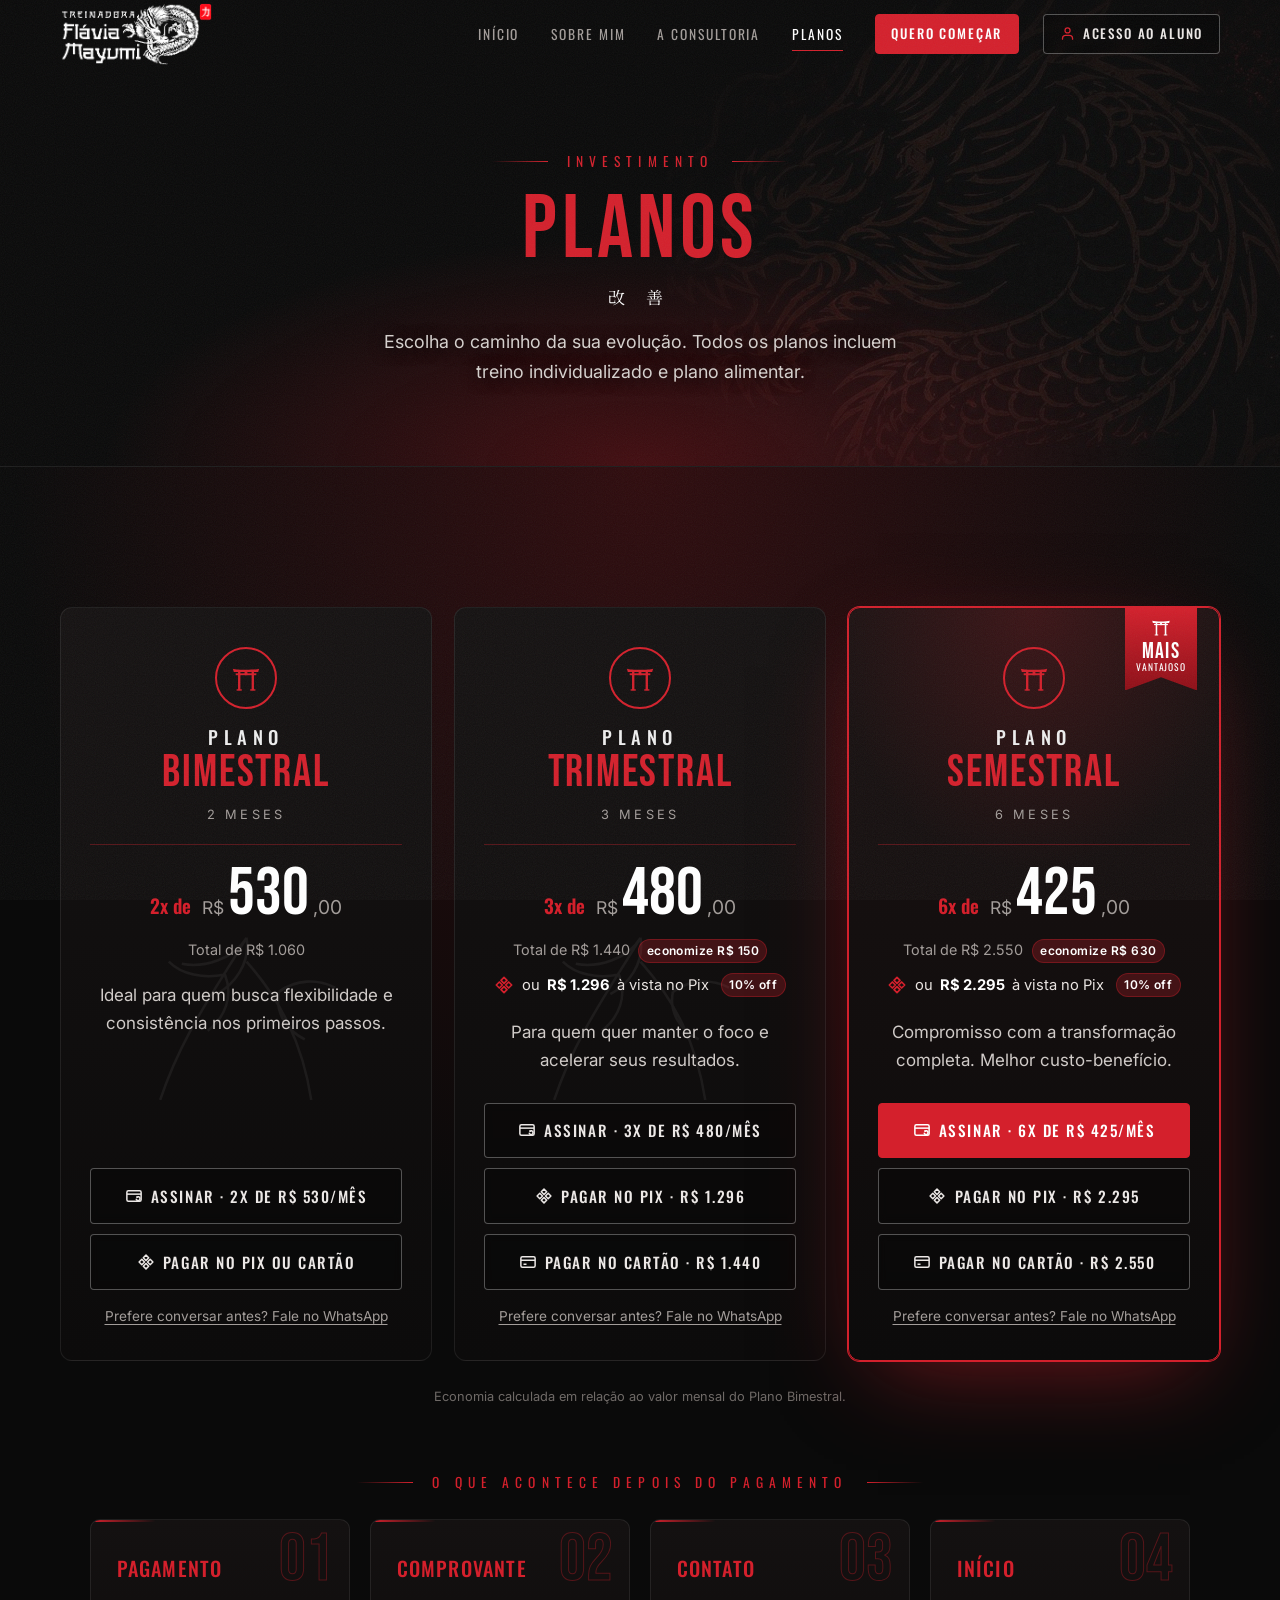
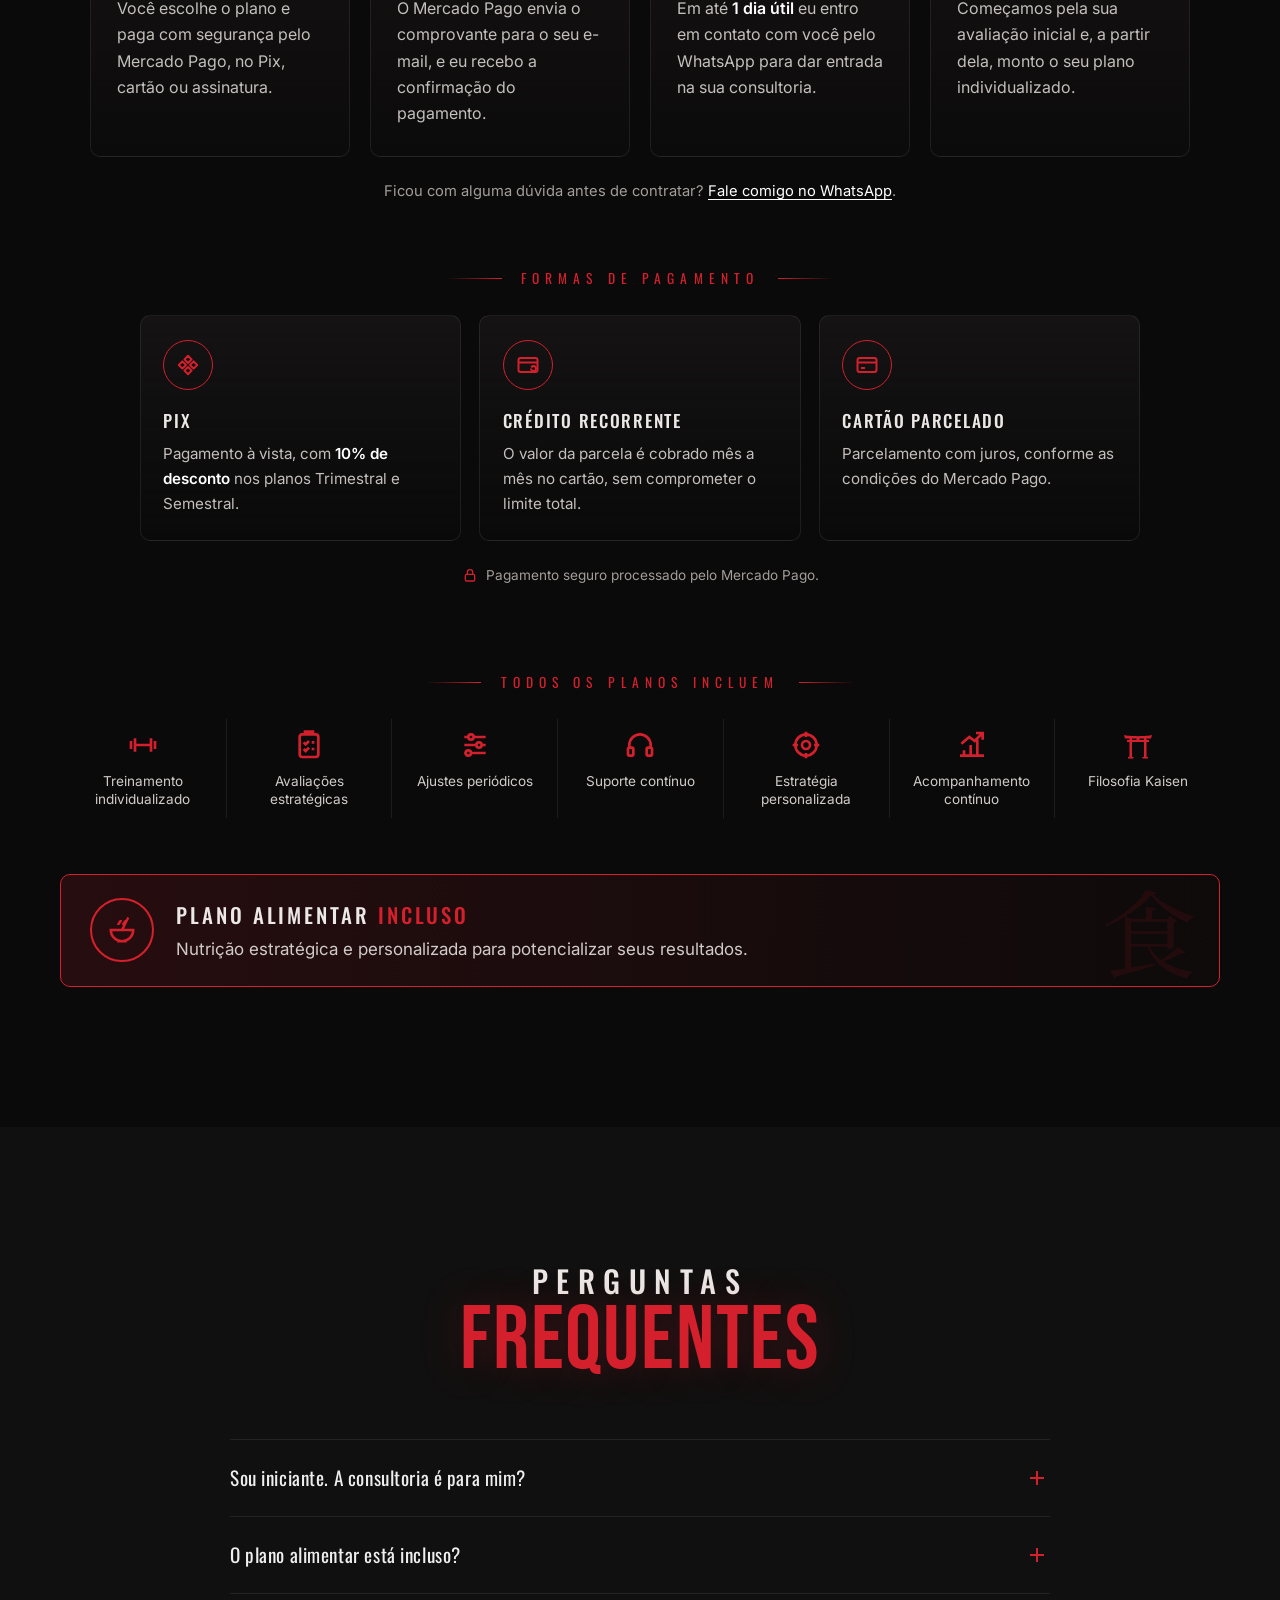
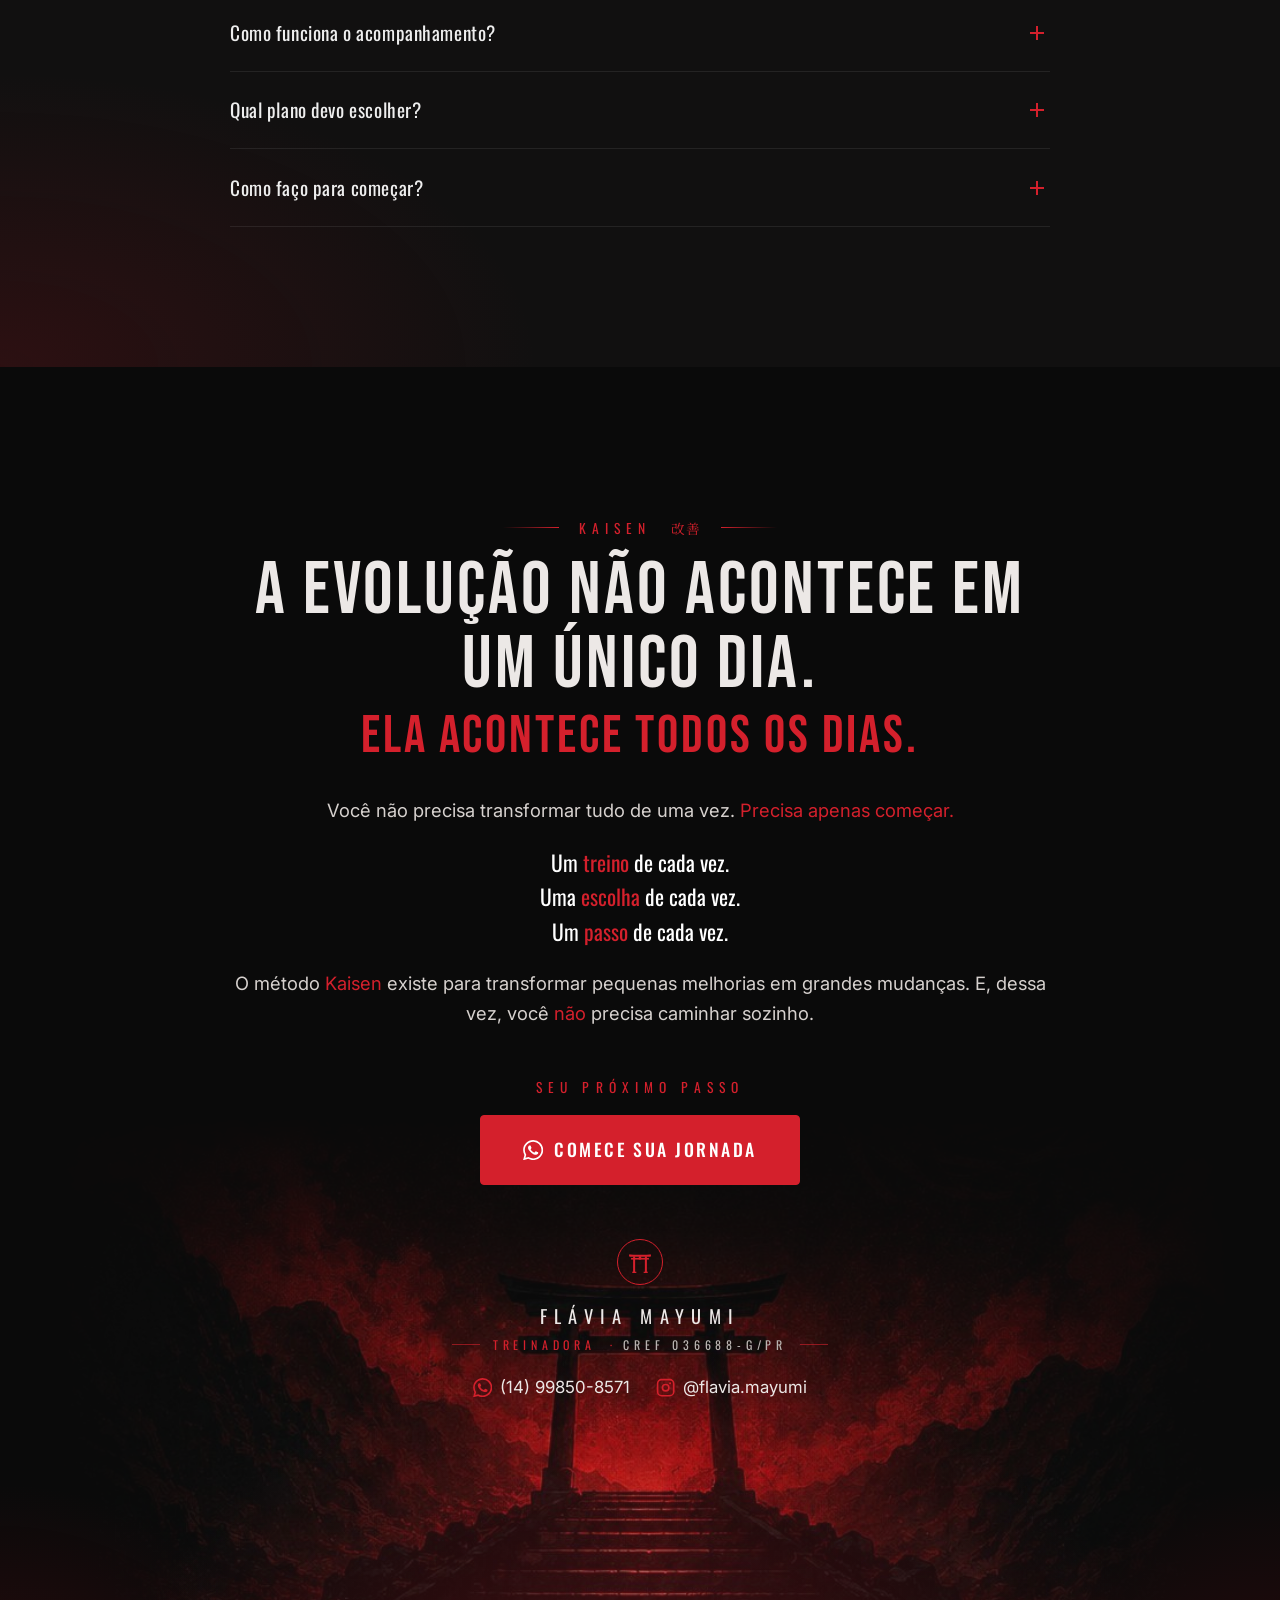
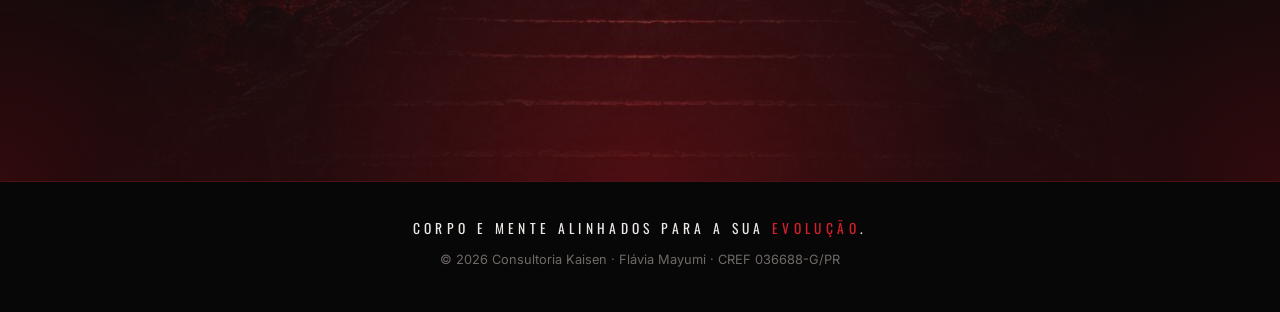
<file: planos.html>
<!doctype html>
<html lang="pt-BR">
<head>
  <meta charset="utf-8">
  <meta name="viewport" content="width=device-width, initial-scale=1">
  <title>Planos · Consultoria Kaisen | Flávia Mayumi</title>
  <meta name="description" content="Planos da Consultoria Kaisen: bimestral, trimestral e semestral, com treino individualizado e plano alimentar incluso.">
  <meta name="theme-color" content="#0a0a0a">
  <meta property="og:title" content="Planos · Consultoria Kaisen | Flávia Mayumi">
  <meta property="og:description" content="Corpo e mente alinhados para a sua evolução. Treino personalizado, plano alimentar incluso e acompanhamento contínuo.">
  <meta property="og:image" content="assets/og.jpg">
  <meta property="og:type" content="website">
  <meta property="og:locale" content="pt_BR">
  <link rel="icon" href="assets/favicon.svg" type="image/svg+xml">
  <link rel="preconnect" href="https://fonts.googleapis.com">
  <link rel="preconnect" href="https://fonts.gstatic.com" crossorigin>
  <link href="https://fonts.googleapis.com/css2?family=Bebas+Neue&family=Inter:wght@300;400;500;600&family=Noto+Serif+JP:wght@600&family=Oswald:wght@400;500;600&display=swap" rel="stylesheet">
  <link rel="stylesheet" href="styles.css?v=20261123-1">
</head>
<body>
  <svg width="0" height="0" style="position:absolute" aria-hidden="true">
    <symbol id="torii" viewBox="0 0 64 64">
      <path d="M4 12c9 3 47 3 56 0l-2 7H6z" fill="currentColor"/>
      <rect x="10" y="22" width="44" height="4" fill="currentColor"/>
      <rect x="29" y="18" width="6" height="8" fill="currentColor"/>
      <rect x="15" y="18" width="5" height="40" fill="currentColor"/>
      <rect x="44" y="18" width="5" height="40" fill="currentColor"/>
      <rect x="12" y="56" width="11" height="3" fill="currentColor"/>
      <rect x="41" y="56" width="11" height="3" fill="currentColor"/>
    </symbol>
    <symbol id="whatsapp" viewBox="0 0 24 24">
      <path fill="currentColor" d="M17.47 14.38c-.3-.15-1.76-.87-2.03-.97-.27-.1-.47-.15-.67.15-.2.3-.77.97-.94 1.17-.17.2-.35.22-.65.07-.3-.15-1.26-.46-2.4-1.48-.89-.79-1.49-1.77-1.66-2.07-.17-.3-.02-.46.13-.61.13-.13.3-.35.45-.52.15-.17.2-.3.3-.5.1-.2.05-.37-.02-.52-.08-.15-.67-1.61-.92-2.21-.24-.58-.49-.5-.67-.51h-.57c-.2 0-.52.07-.8.37-.27.3-1.04 1.02-1.04 2.48 0 1.46 1.07 2.88 1.21 3.07.15.2 2.1 3.2 5.08 4.49.71.31 1.26.49 1.69.63.71.23 1.36.19 1.87.12.57-.09 1.76-.72 2.01-1.41.25-.7.25-1.29.17-1.41-.07-.13-.27-.2-.57-.35zM12.04 21.8h-.01a9.87 9.87 0 0 1-5.03-1.38l-.36-.21-3.74.98 1-3.65-.24-.37a9.86 9.86 0 0 1-1.51-5.26c0-5.45 4.44-9.88 9.89-9.88 2.64 0 5.12 1.03 6.99 2.9a9.82 9.82 0 0 1 2.89 6.99c0 5.45-4.44 9.88-9.88 9.88zm8.41-18.3A11.82 11.82 0 0 0 12.04 0C5.5 0 .17 5.33.16 11.88c0 2.1.55 4.14 1.59 5.94L.06 24l6.31-1.65a11.88 11.88 0 0 0 5.68 1.45h.01c6.55 0 11.88-5.33 11.88-11.88 0-3.17-1.24-6.16-3.49-8.4z"/>
    </symbol>
    <symbol id="instagram" viewBox="0 0 24 24">
      <path fill="none" stroke="currentColor" stroke-width="2" d="M7 2h10a5 5 0 0 1 5 5v10a5 5 0 0 1-5 5H7a5 5 0 0 1-5-5V7a5 5 0 0 1 5-5z"/>
      <circle cx="12" cy="12" r="4" fill="none" stroke="currentColor" stroke-width="2"/>
      <circle cx="17.5" cy="6.5" r="1.2" fill="currentColor"/>
    </symbol>
  </svg>

  <header class="nav" id="nav">
    <div class="nav__inner">
      <a href="index.html" class="brand" aria-label="Treinadora Flávia Mayumi, início">
        <img class="brand__logo" src="assets/logo-flavia-horizontal.png" alt="Treinadora Flávia Mayumi" width="329" height="138">
      </a>
      <nav class="nav__links" id="menu" aria-label="Navegação principal">
        <a href="index.html">Início</a>
        <a href="sobre.html">Sobre mim</a>
        <a href="consultoria.html">A Consultoria</a>
        <a href="planos.html" class="is-active" aria-current="page">Planos</a>
        <a href="https://wa.me/5514998508571?text=Ol%C3%A1%20Fl%C3%A1via!%20Vim%20pelo%20site%20e%20quero%20saber%20mais%20sobre%20a%20Consultoria%20Kaisen." target="_blank" rel="noopener" class="btn btn--sm btn--red nav__cta">Quero começar</a>
      </nav>
      <a href="app-aluno/" class="btn btn--sm btn--ghost nav__aluno" aria-label="Acesso ao aluno">
        <svg class="i" viewBox="0 0 24 24" fill="none" stroke="currentColor" stroke-width="2" stroke-linecap="round" stroke-linejoin="round" aria-hidden="true"><path d="M20 21v-1a5 5 0 0 0-5-5H9a5 5 0 0 0-5 5v1"/><circle cx="12" cy="7" r="4"/></svg>
        <span class="nav__aluno-full">Acesso ao aluno</span><span class="nav__aluno-short">Aluno</span>
      </a>
      <button class="nav__toggle" id="toggle" aria-label="Abrir menu" aria-expanded="false" aria-controls="menu">
        <span></span><span></span><span></span>
      </button>
    </div>
  </header>

  <main id="topo">
    <section class="page-hero">
      <div class="art art--dragon" aria-hidden="true"></div>
      <div class="container page-hero__content">
        <p class="eyebrow eyebrow--lines reveal">Investimento</p>
        <h1 class="page-hero__title reveal">Planos</h1>
        <p class="page-hero__kanji reveal" aria-hidden="true">改 善</p>
        <p class="page-hero__text reveal">Escolha o caminho da sua evolução. Todos os planos incluem treino individualizado e plano alimentar.</p>
      </div>
    </section>

    <!-- PLANOS -->
    <section class="section section--plans" id="planos">
      <div class="container">

        <div class="plans">
          <article class="plan reveal">
            <div class="plan__badge-ring"><svg><use href="#torii"/></svg></div>
            <h3 class="plan__name"><small>Plano</small>Bimestral</h3>
            <p class="plan__duration">2 meses</p>
            <div class="plan__price"><span class="plan__x">2x de</span><span class="plan__cur">R$</span><span class="plan__val">530</span><span class="plan__cents">,00</span></div>
            <p class="plan__total">Total de R$ 1.060</p>
            <p class="plan__desc">Ideal para quem busca flexibilidade e consistência nos primeiros passos.</p>
            <div class="plan__buy">
              <a class="btn btn--ghost btn--block btn--pay" target="_blank" rel="noopener" href="https://mpago.la/27jHdMq"><span class="btn__ic"><svg viewBox="0 0 24 24" fill="none" stroke="currentColor" stroke-width="2"><rect x="2.5" y="5" width="19" height="14" rx="2"/><path d="M2.5 9.5h19"/><path d="M15 15.5a2.5 2.5 0 1 0 1-2M15.6 12.4l.4 1.4 1.4-.4"/></svg></span>Assinar · 2x de R$&nbsp;530/mês</a>
              <a class="btn btn--ghost btn--block btn--pay" target="_blank" rel="noopener" href="https://mpago.li/1e2MPdh"><span class="btn__ic"><svg viewBox="0 0 24 24" fill="none" stroke="currentColor" stroke-width="2" stroke-linejoin="round"><path d="M12 2.8l3.6 3.6-3.6 3.6-3.6-3.6zM12 14l3.6 3.6-3.6 3.6-3.6-3.6zM2.8 12l3.6-3.6 3.6 3.6-3.6 3.6zM14 12l3.6-3.6 3.6 3.6-3.6 3.6z"/></svg></span>Pagar no Pix ou cartão</a>
              <a class="plan__wa" target="_blank" rel="noopener" href="https://wa.me/5514998508571?text=Ol%C3%A1%20Fl%C3%A1via!%20Tenho%20interesse%20no%20Plano%20Bimestral%20da%20Consultoria%20Kaisen.">Prefere conversar antes? Fale no WhatsApp</a>
            </div>
          </article>

          <article class="plan reveal">
            <div class="plan__badge-ring"><svg><use href="#torii"/></svg></div>
            <h3 class="plan__name"><small>Plano</small>Trimestral</h3>
            <p class="plan__duration">3 meses</p>
            <div class="plan__price"><span class="plan__x">3x de</span><span class="plan__cur">R$</span><span class="plan__val">480</span><span class="plan__cents">,00</span></div>
            <p class="plan__total">Total de R$ 1.440 <span class="save">economize R$ 150</span></p>
            <p class="plan__pix"><span class="plan__pix-ic"><svg viewBox="0 0 24 24" fill="none" stroke="currentColor" stroke-width="2" stroke-linejoin="round"><path d="M12 2.8l3.6 3.6-3.6 3.6-3.6-3.6zM12 14l3.6 3.6-3.6 3.6-3.6-3.6zM2.8 12l3.6-3.6 3.6 3.6-3.6 3.6zM14 12l3.6-3.6 3.6 3.6-3.6 3.6z"/></svg></span>ou <b>R$ 1.296</b> à vista no Pix <span class="save">10% off</span></p>
            <p class="plan__desc">Para quem quer manter o foco e acelerar seus resultados.</p>
            <div class="plan__buy">
              <a class="btn btn--ghost btn--block btn--pay" target="_blank" rel="noopener" href="https://mpago.la/1VPfCBC"><span class="btn__ic"><svg viewBox="0 0 24 24" fill="none" stroke="currentColor" stroke-width="2"><rect x="2.5" y="5" width="19" height="14" rx="2"/><path d="M2.5 9.5h19"/><path d="M15 15.5a2.5 2.5 0 1 0 1-2M15.6 12.4l.4 1.4 1.4-.4"/></svg></span>Assinar · 3x de R$&nbsp;480/mês</a>
              <a class="btn btn--ghost btn--block btn--pay" target="_blank" rel="noopener" href="https://mpago.la/2evutv6"><span class="btn__ic"><svg viewBox="0 0 24 24" fill="none" stroke="currentColor" stroke-width="2" stroke-linejoin="round"><path d="M12 2.8l3.6 3.6-3.6 3.6-3.6-3.6zM12 14l3.6 3.6-3.6 3.6-3.6-3.6zM2.8 12l3.6-3.6 3.6 3.6-3.6 3.6zM14 12l3.6-3.6 3.6 3.6-3.6 3.6z"/></svg></span>Pagar no Pix · R$&nbsp;1.296</a>
              <a class="btn btn--ghost btn--block btn--pay" target="_blank" rel="noopener" href="https://mpago.li/2RkXo2d"><span class="btn__ic"><svg viewBox="0 0 24 24" fill="none" stroke="currentColor" stroke-width="2"><rect x="2.5" y="5" width="19" height="14" rx="2"/><path d="M2.5 9.5h19M6 15h4"/></svg></span>Pagar no cartão · R$&nbsp;1.440</a>
              <a class="plan__wa" target="_blank" rel="noopener" href="https://wa.me/5514998508571?text=Ol%C3%A1%20Fl%C3%A1via!%20Tenho%20interesse%20no%20Plano%20Trimestral%20da%20Consultoria%20Kaisen.">Prefere conversar antes? Fale no WhatsApp</a>
            </div>
          </article>

          <article class="plan plan--featured reveal">
            <div class="ribbon"><svg><use href="#torii"/></svg><strong>Mais</strong><small>vantajoso</small></div>
            <div class="plan__badge-ring"><svg><use href="#torii"/></svg></div>
            <h3 class="plan__name"><small>Plano</small>Semestral</h3>
            <p class="plan__duration">6 meses</p>
            <div class="plan__price"><span class="plan__x">6x de</span><span class="plan__cur">R$</span><span class="plan__val">425</span><span class="plan__cents">,00</span></div>
            <p class="plan__total">Total de R$ 2.550 <span class="save">economize R$ 630</span></p>
            <p class="plan__pix"><span class="plan__pix-ic"><svg viewBox="0 0 24 24" fill="none" stroke="currentColor" stroke-width="2" stroke-linejoin="round"><path d="M12 2.8l3.6 3.6-3.6 3.6-3.6-3.6zM12 14l3.6 3.6-3.6 3.6-3.6-3.6zM2.8 12l3.6-3.6 3.6 3.6-3.6 3.6zM14 12l3.6-3.6 3.6 3.6-3.6 3.6z"/></svg></span>ou <b>R$ 2.295</b> à vista no Pix <span class="save">10% off</span></p>
            <p class="plan__desc">Compromisso com a transformação completa. Melhor custo-benefício.</p>
            <div class="plan__buy">
              <a class="btn btn--red btn--block btn--pay" target="_blank" rel="noopener" href="https://mpago.la/26AvMdM"><span class="btn__ic"><svg viewBox="0 0 24 24" fill="none" stroke="currentColor" stroke-width="2"><rect x="2.5" y="5" width="19" height="14" rx="2"/><path d="M2.5 9.5h19"/><path d="M15 15.5a2.5 2.5 0 1 0 1-2M15.6 12.4l.4 1.4 1.4-.4"/></svg></span>Assinar · 6x de R$&nbsp;425/mês</a>
              <a class="btn btn--ghost btn--block btn--pay" target="_blank" rel="noopener" href="https://mpago.la/1zWNcQ3"><span class="btn__ic"><svg viewBox="0 0 24 24" fill="none" stroke="currentColor" stroke-width="2" stroke-linejoin="round"><path d="M12 2.8l3.6 3.6-3.6 3.6-3.6-3.6zM12 14l3.6 3.6-3.6 3.6-3.6-3.6zM2.8 12l3.6-3.6 3.6 3.6-3.6 3.6zM14 12l3.6-3.6 3.6 3.6-3.6 3.6z"/></svg></span>Pagar no Pix · R$&nbsp;2.295</a>
              <a class="btn btn--ghost btn--block btn--pay" target="_blank" rel="noopener" href="https://mpago.li/2Cmfy3W"><span class="btn__ic"><svg viewBox="0 0 24 24" fill="none" stroke="currentColor" stroke-width="2"><rect x="2.5" y="5" width="19" height="14" rx="2"/><path d="M2.5 9.5h19M6 15h4"/></svg></span>Pagar no cartão · R$&nbsp;2.550</a>
              <a class="plan__wa" target="_blank" rel="noopener" href="https://wa.me/5514998508571?text=Ol%C3%A1%20Fl%C3%A1via!%20Tenho%20interesse%20no%20Plano%20Semestral%20da%20Consultoria%20Kaisen.">Prefere conversar antes? Fale no WhatsApp</a>
            </div>
          </article>
        </div>
        <p class="plans__fine reveal">Economia calculada em relação ao valor mensal do Plano Bimestral.</p>

        <div class="after reveal" id="depois-do-pagamento">
          <p class="eyebrow eyebrow--lines">O que acontece depois do pagamento</p>
          <ol class="steps steps--short after__steps">
            <li class="step">
              <span class="step__n">01</span>
              <h3>Pagamento</h3>
              <p>Você escolhe o plano e paga com segurança pelo Mercado Pago, no Pix, cartão ou assinatura.</p>
            </li>
            <li class="step">
              <span class="step__n">02</span>
              <h3>Comprovante</h3>
              <p>O Mercado Pago envia o comprovante para o seu e-mail, e eu recebo a confirmação do pagamento.</p>
            </li>
            <li class="step">
              <span class="step__n">03</span>
              <h3>Contato</h3>
              <p>Em até <strong>1 dia útil</strong> eu entro em contato com você pelo WhatsApp para dar entrada na sua consultoria.</p>
            </li>
            <li class="step">
              <span class="step__n">04</span>
              <h3>Início</h3>
              <p>Começamos pela sua avaliação inicial e, a partir dela, monto o seu plano individualizado.</p>
            </li>
          </ol>
          <p class="after__note">Ficou com alguma dúvida antes de contratar? <a target="_blank" rel="noopener" href="https://wa.me/5514998508571?text=Ol%C3%A1%20Fl%C3%A1via!%20Tenho%20uma%20d%C3%BAvida%20sobre%20os%20planos%20da%20Consultoria%20Kaisen.">Fale comigo no WhatsApp</a>.</p>
        </div>
        <div class="pay reveal" id="pagamento">
          <p class="eyebrow eyebrow--lines">Formas de pagamento</p>
          <ul class="pay__list">
            <li class="pay__item">
              <span class="pay__ic"><svg viewBox="0 0 24 24" fill="none" stroke="currentColor" stroke-width="2" stroke-linejoin="round"><path d="M12 2.8l3.6 3.6-3.6 3.6-3.6-3.6zM12 14l3.6 3.6-3.6 3.6-3.6-3.6zM2.8 12l3.6-3.6 3.6 3.6-3.6 3.6zM14 12l3.6-3.6 3.6 3.6-3.6 3.6z"/></svg></span>
              <h3>Pix</h3>
              <p>Pagamento à vista, com <strong>10% de desconto</strong> nos planos Trimestral e Semestral.</p>
            </li>
            <li class="pay__item">
              <span class="pay__ic"><svg viewBox="0 0 24 24" fill="none" stroke="currentColor" stroke-width="2"><rect x="2.5" y="5" width="19" height="14" rx="2"/><path d="M2.5 9.5h19"/><path d="M15 15.5a2.5 2.5 0 1 0 1-2M15.6 12.4l.4 1.4 1.4-.4"/></svg></span>
              <h3>Crédito recorrente</h3>
              <p>O valor da parcela é cobrado mês a mês no cartão, sem comprometer o limite total.</p>
            </li>
            <li class="pay__item">
              <span class="pay__ic"><svg viewBox="0 0 24 24" fill="none" stroke="currentColor" stroke-width="2"><rect x="2.5" y="5" width="19" height="14" rx="2"/><path d="M2.5 9.5h19M6 15h4"/></svg></span>
              <h3>Cartão parcelado</h3>
              <p>Parcelamento com juros, conforme as condições do Mercado Pago.</p>
            </li>
          </ul>
          <p class="pay__safe"><span><svg viewBox="0 0 24 24" fill="none" stroke="currentColor" stroke-width="2"><rect x="5" y="11" width="14" height="10" rx="2"/><path d="M8 11V8a4 4 0 0 1 8 0v3"/></svg></span>Pagamento seguro processado pelo Mercado Pago.</p>
        </div>

        <div class="includes reveal">
          <p class="eyebrow eyebrow--lines">Todos os planos incluem</p>
          <ul>
            <li><svg viewBox="0 0 24 24" fill="none" stroke="currentColor" stroke-width="2"><path d="M6 7v10M3 9v6M18 7v10M21 9v6M6 12h12"/></svg>Treinamento individualizado</li>
            <li><svg viewBox="0 0 24 24" fill="none" stroke="currentColor" stroke-width="2"><rect x="5" y="4" width="14" height="17" rx="2"/><path d="M9 4V2h6v2M8 10l1.5 1.5L12 9M8 15l1.5 1.5L12 14M14 10h2M14 15h2"/></svg>Avaliações estratégicas</li>
            <li><svg viewBox="0 0 24 24" fill="none" stroke="currentColor" stroke-width="2"><path d="M4 6h16M4 12h16M4 18h16"/><circle cx="9" cy="6" r="2" fill="#0a0a0a"/><circle cx="15" cy="12" r="2" fill="#0a0a0a"/><circle cx="7" cy="18" r="2" fill="#0a0a0a"/></svg>Ajustes periódicos</li>
            <li><svg viewBox="0 0 24 24" fill="none" stroke="currentColor" stroke-width="2"><path d="M4 14v-2a8 8 0 0 1 16 0v2"/><rect x="3" y="14" width="4" height="6" rx="1"/><rect x="17" y="14" width="4" height="6" rx="1"/></svg>Suporte contínuo</li>
            <li><svg viewBox="0 0 24 24" fill="none" stroke="currentColor" stroke-width="2"><circle cx="12" cy="12" r="8"/><circle cx="12" cy="12" r="3"/><path d="M12 2v4M12 18v4M2 12h4M18 12h4"/></svg>Estratégia personalizada</li>
            <li><svg viewBox="0 0 24 24" fill="none" stroke="currentColor" stroke-width="2"><path d="M3 20h18M6 16v4M11 12v8M16 8v12M15 3h5v5M4 11l6-5 4 3 6-6"/></svg>Acompanhamento contínuo</li>
            <li><svg><use href="#torii"/></svg>Filosofia Kaisen</li>
          </ul>
        </div>

        <div class="nutrition reveal">
          <div class="nutrition__icon"><svg viewBox="0 0 24 24" fill="none" stroke="currentColor" stroke-width="2"><path d="M3 12h18a9 9 0 0 1-18 0zM8 21h8M9 8c0-2 2-2 2-4M13 8c0-2 2-2 2-4M17 2l-5 10"/></svg></div>
          <div>
            <h3>Plano alimentar <em>incluso</em></h3>
            <p>Nutrição estratégica e personalizada para potencializar seus resultados.</p>
          </div>
        </div>
      </div>
    </section>

    <!-- FAQ -->
    <section class="section section--alt" id="duvidas">
      <div class="container container--narrow">
        <div class="section__head section__head--center">
          <h2 class="title title--center reveal"><small>Perguntas</small><strong>Frequentes</strong></h2>
        </div>
        <div class="faq reveal">
          <details>
            <summary>Sou iniciante. A consultoria é para mim?</summary>
            <p>Sim. Cada aluno inicia sua própria jornada, respeitando sua rotina, seu tempo, sua individualidade e seu objetivo. O planejamento é construído a partir da sua avaliação inicial — não existem métodos genéricos.</p>
          </details>
          <details>
            <summary>O plano alimentar está incluso?</summary>
            <p>Está. Todos os planos incluem nutrição estratégica e personalizada para potencializar seus resultados, além do treinamento individualizado.</p>
          </details>
          <details>
            <summary>Como funciona o acompanhamento?</summary>
            <p>Você recebe monitoramento da sua evolução, feedbacks periódicos e ajustes sempre que necessário, com suporte próximo durante toda a jornada.</p>
          </details>
          <details>
            <summary>Qual plano devo escolher?</summary>
            <p>O <strong>Bimestral</strong> é ideal para começar com flexibilidade. O <strong>Trimestral</strong> é para quem quer manter o foco e acelerar resultados. O <strong>Semestral</strong> é o compromisso com a transformação completa — e o de melhor custo-benefício. Na dúvida, fale com a Flávia e ela te ajuda a decidir.</p>
          </details>
          <details>
            <summary>Como faço para começar?</summary>
            <p>É só enviar uma mensagem pelo WhatsApp. A primeira etapa é a avaliação inicial, onde entendemos seu objetivo, rotina e histórico para montar sua estratégia.</p>
          </details>
        </div>
      </div>
    </section>

    <!-- CTA FINAL -->
    <section class="final" id="contato">
      <div class="art art--full art--full-bottom" aria-hidden="true"></div>
      <div class="art art--torii" aria-hidden="true"></div>
      <div class="container container--narrow final__content">
        <p class="eyebrow eyebrow--lines reveal">Kaisen <span class="jp">改善</span></p>
        <h2 class="final__title reveal">A evolução não acontece em um único dia.<strong>Ela acontece todos os dias.</strong></h2>
        <div class="final__text reveal">
          <p>Você não precisa transformar tudo de uma vez. <em>Precisa apenas começar.</em></p>
          <p class="final__steps">Um <em>treino</em> de cada vez.<br>Uma <em>escolha</em> de cada vez.<br>Um <em>passo</em> de cada vez.</p>
          <p>O método <em>Kaisen</em> existe para transformar pequenas melhorias em grandes mudanças. E, dessa vez, você <em>não</em> precisa caminhar sozinho.</p>
        </div>
        <p class="eyebrow reveal">Seu próximo passo</p>
        <a class="btn btn--red btn--lg reveal" target="_blank" rel="noopener" href="https://wa.me/5514998508571?text=Ol%C3%A1%20Fl%C3%A1via!%20Quero%20come%C3%A7ar%20minha%20jornada%20na%20Consultoria%20Kaisen.">
          <svg class="i"><use href="#whatsapp"/></svg> Comece sua jornada
        </a>
        <div class="coach reveal">
          <svg class="coach__torii"><use href="#torii"/></svg>
          <p class="sig__name">Flávia Mayumi</p>
          <p class="sig__role">Treinadora<span class="cref cref--line">CREF 036688-G/PR</span></p>
          <div class="coach__links">
            <a href="https://wa.me/5514998508571?text=Ol%C3%A1%20Fl%C3%A1via%21%20Vim%20pelo%20site%20da%20Consultoria%20Kaisen%20e%20gostaria%20de%20conversar%20com%20voc%C3%AA." target="_blank" rel="noopener"><svg class="i"><use href="#whatsapp"/></svg>(14) 99850-8571</a>
            <a href="https://instagram.com/flavia.mayumi" target="_blank" rel="noopener"><svg class="i"><use href="#instagram"/></svg>@flavia.mayumi</a>
          </div>
        </div>
      </div>
    </section>
  </main>

  <footer class="footer">
    <p class="footer__motto">Corpo e mente alinhados para a sua <em>evolução</em>.</p>
    <p class="footer__copy">© <span id="year">2026</span> Consultoria Kaisen · Flávia Mayumi · <span class="cref">CREF 036688-G/PR</span></p>
  </footer>

  <a class="wa-float" href="https://wa.me/5514998508571?text=Ol%C3%A1%20Fl%C3%A1via!%20Quero%20saber%20mais%20sobre%20a%20Consultoria%20Kaisen." target="_blank" rel="noopener" aria-label="Fale comigo no WhatsApp">
    <svg aria-hidden="true"><use href="#whatsapp"/></svg>
    <span class="wa-float__label">Fale comigo</span>
  </a>

  <script src="script.js?v=20261121-4"></script>
</body>
</html>
</file>
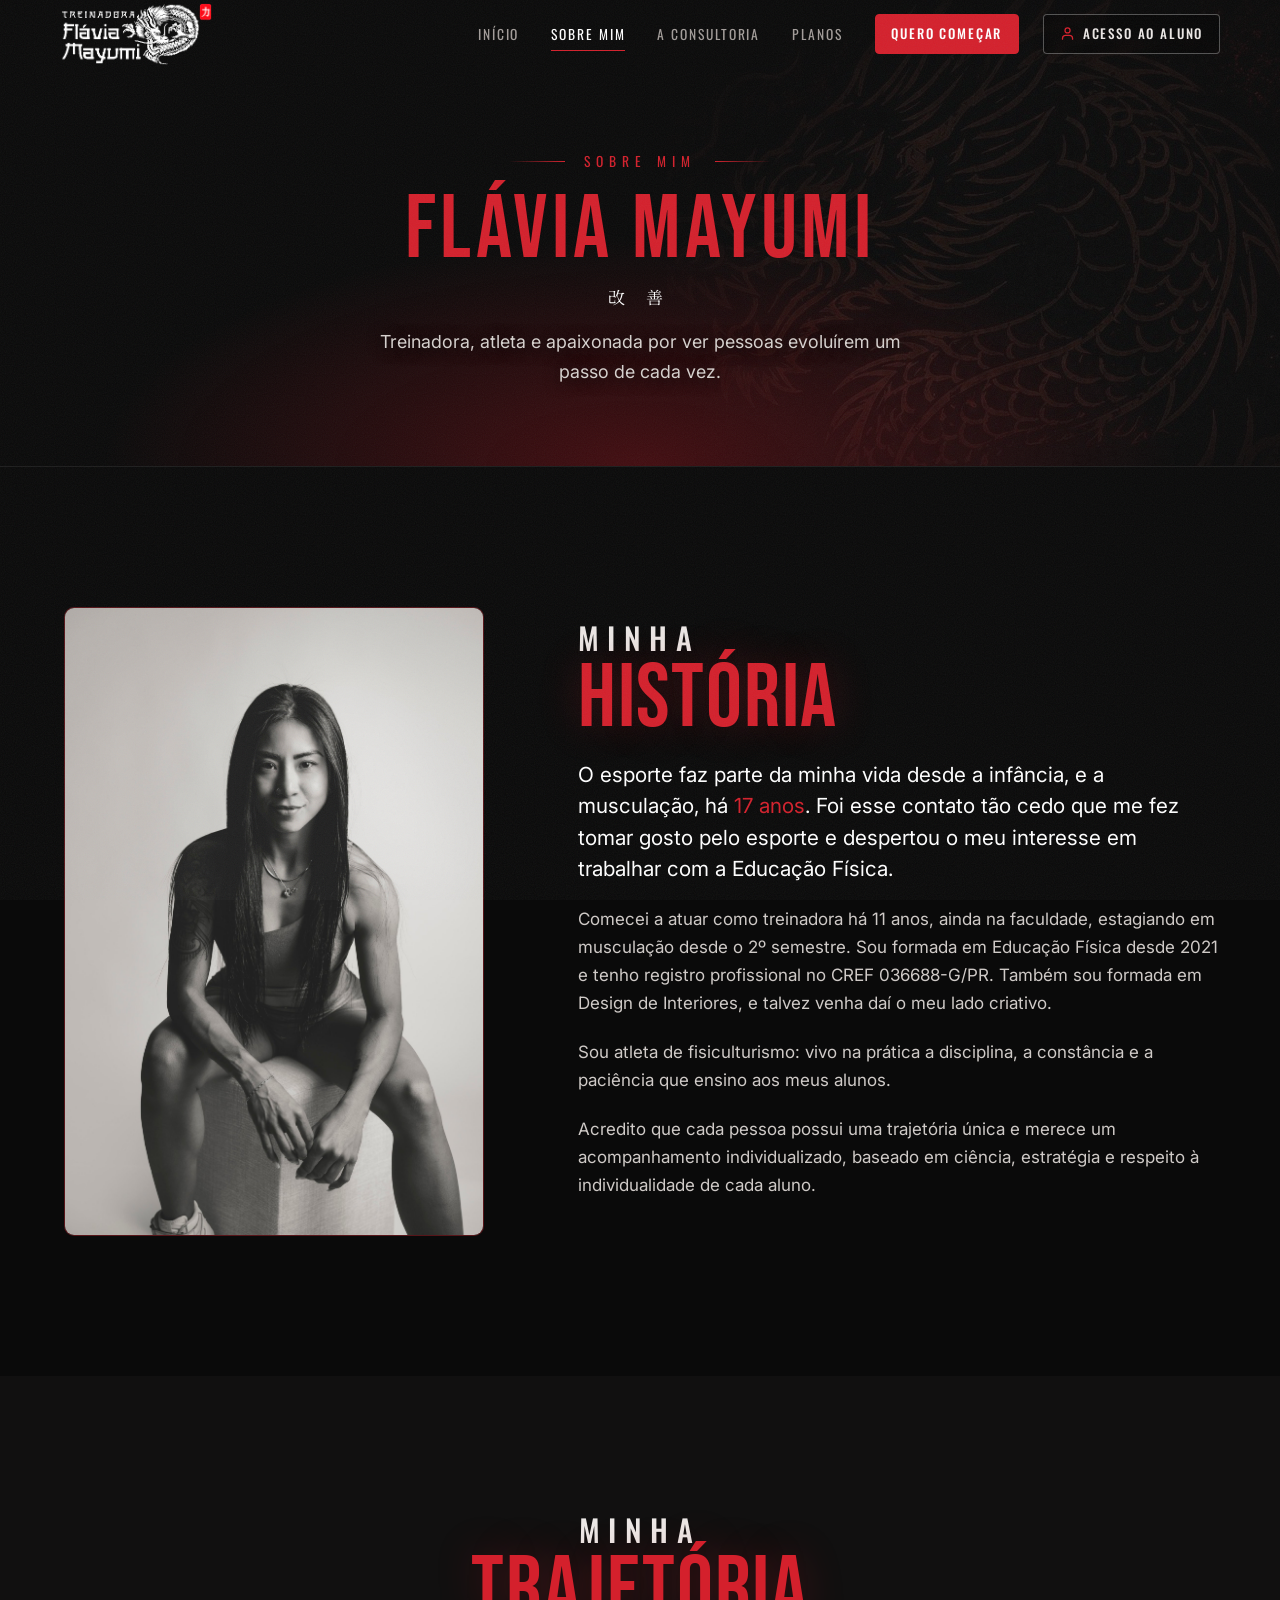
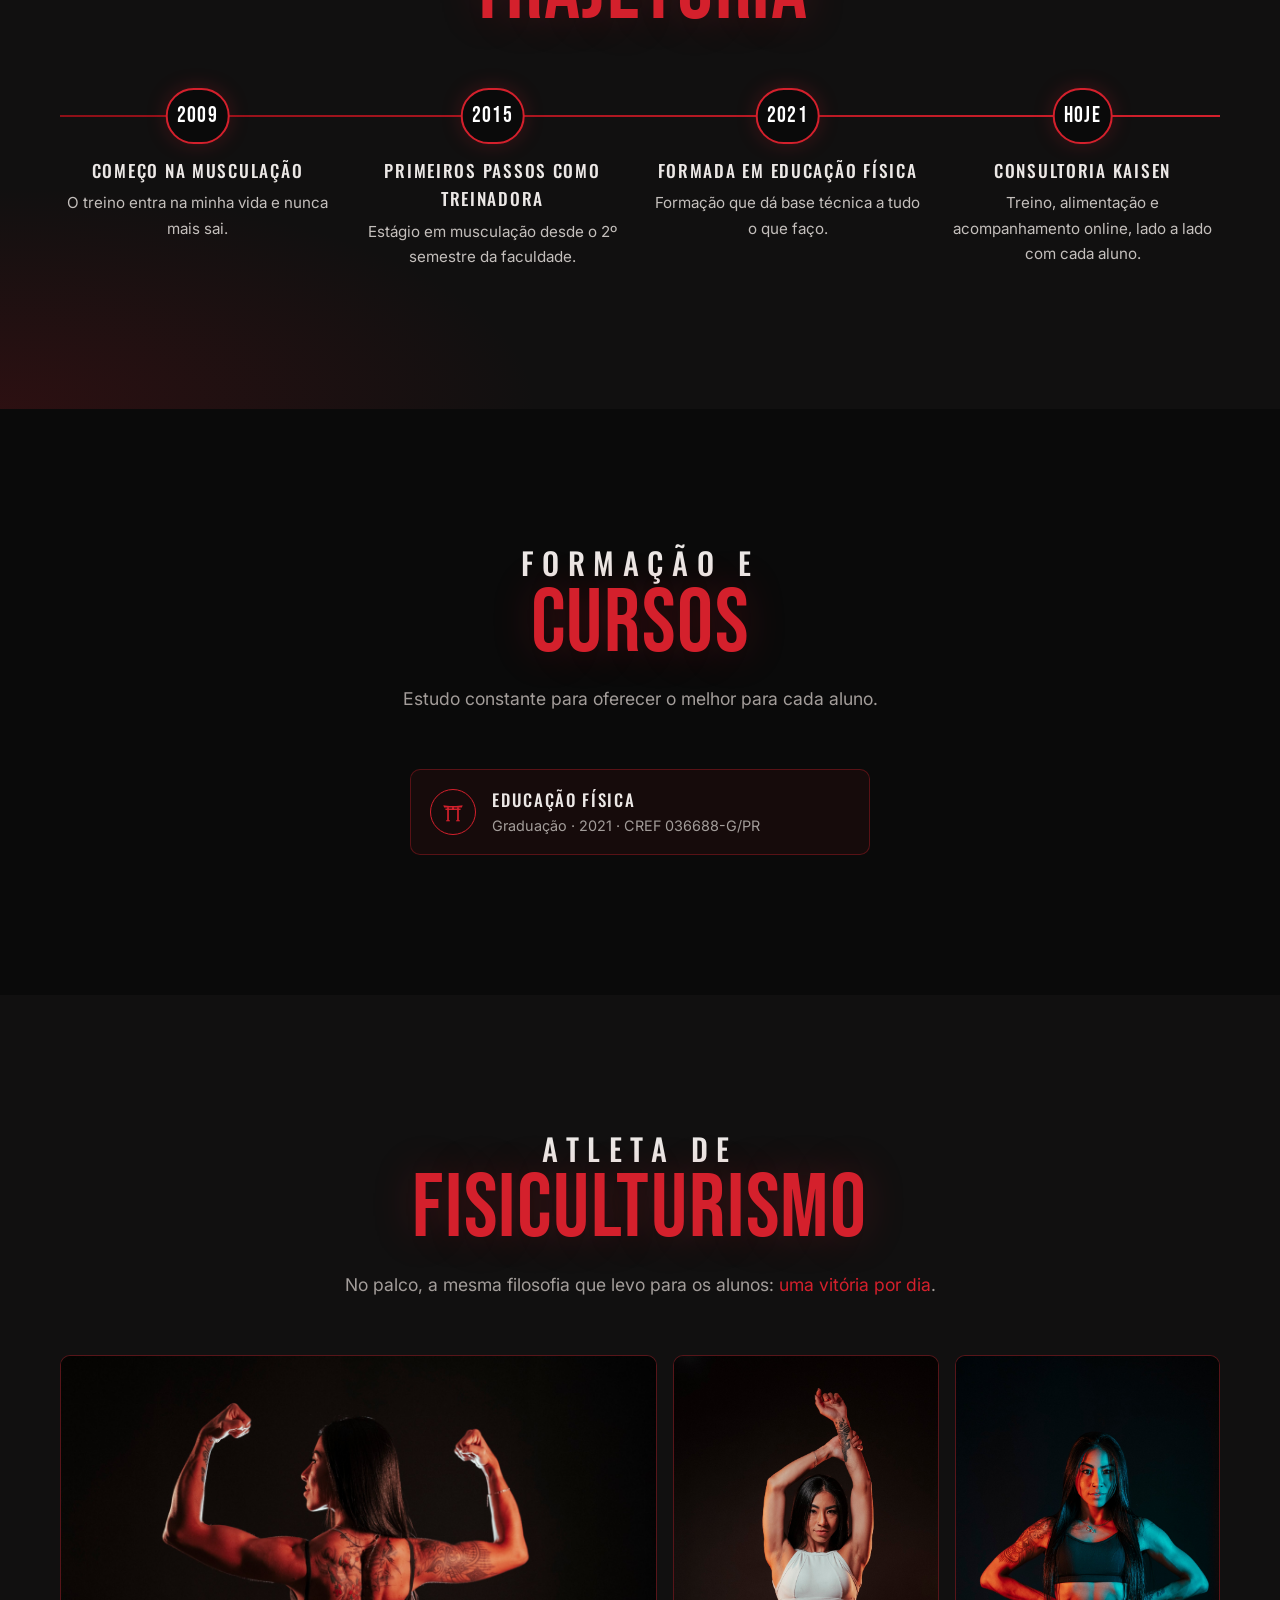
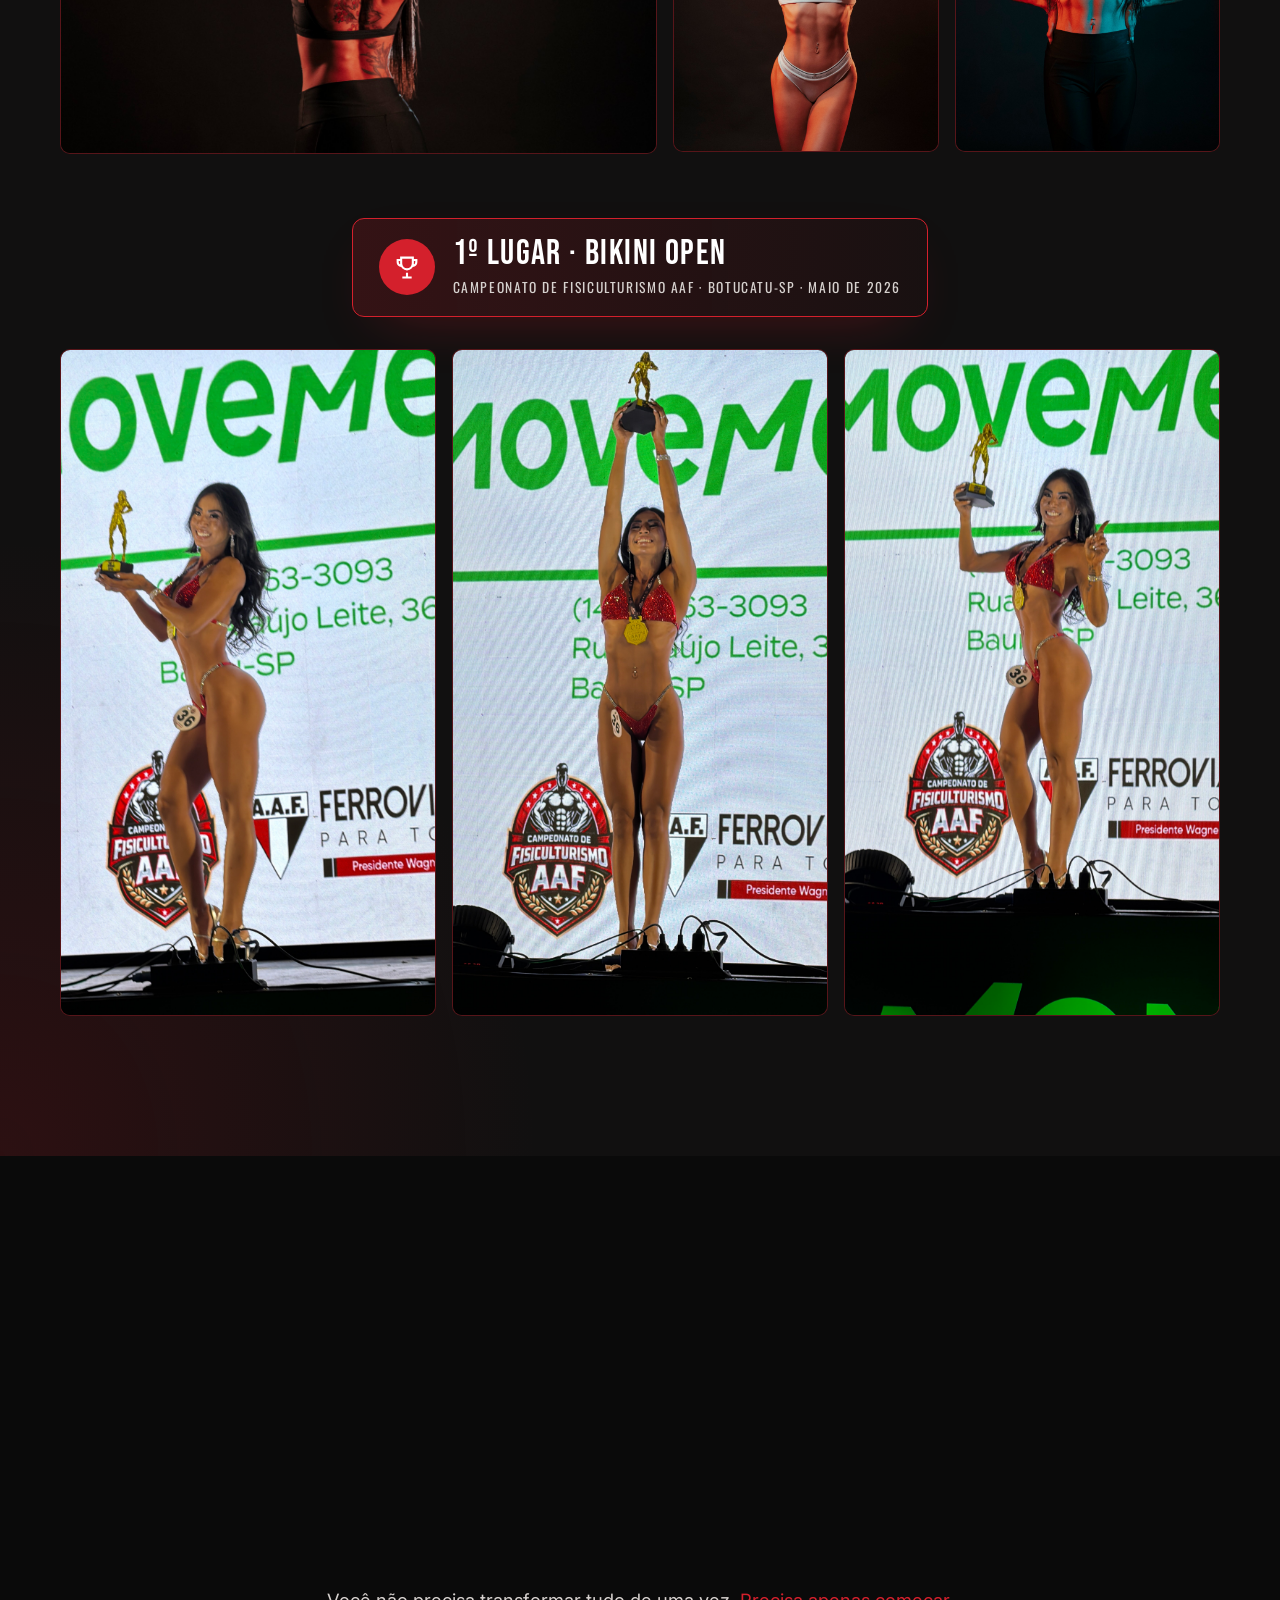
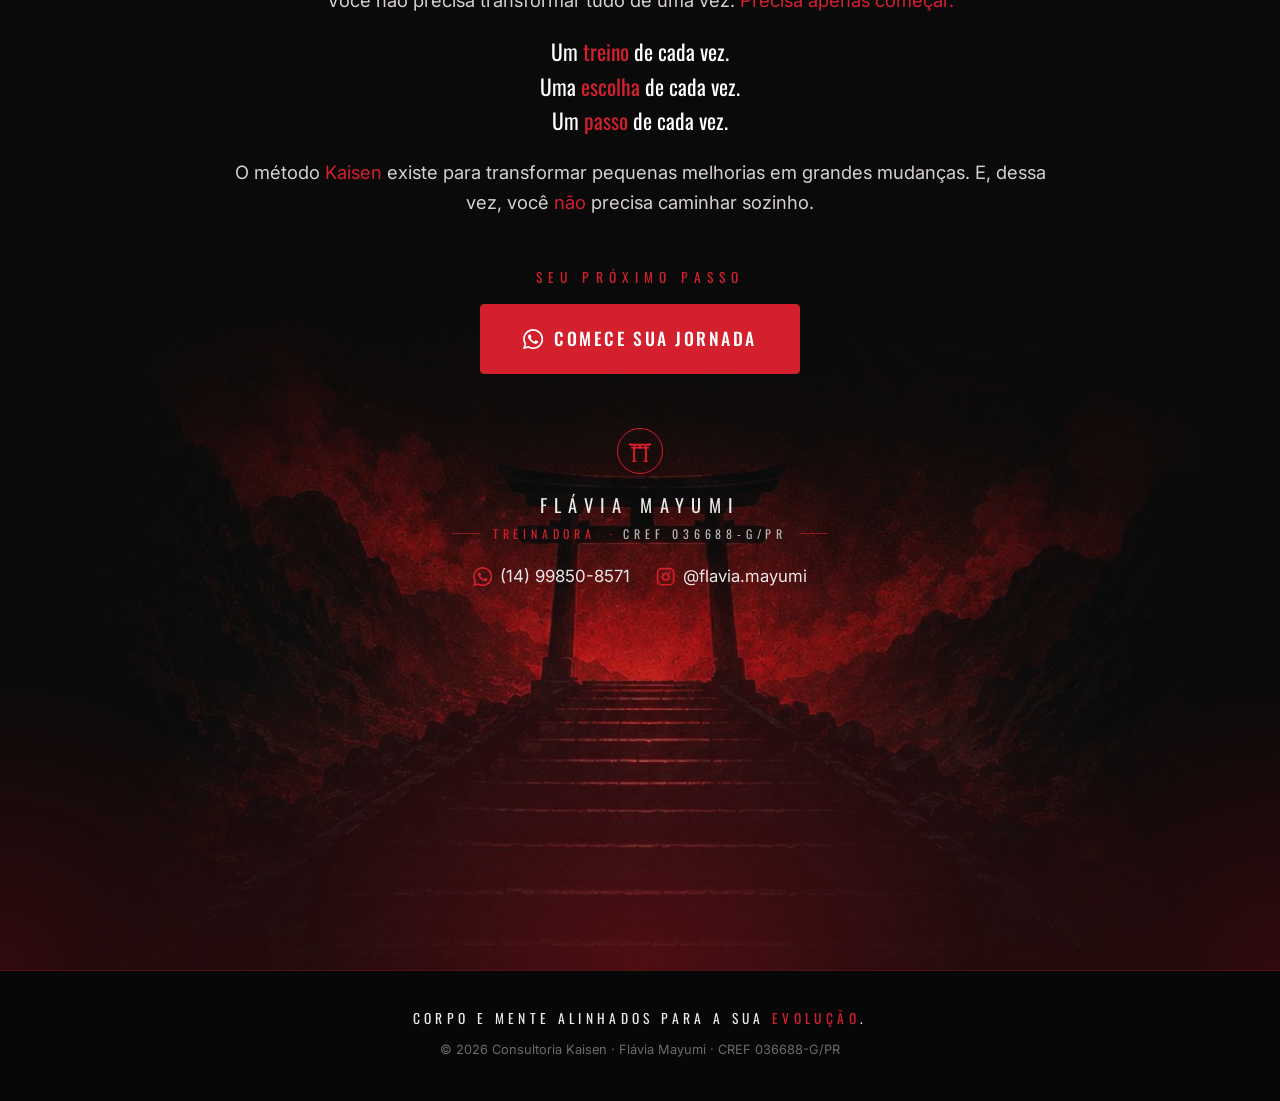
<file: sobre.html>
<!doctype html>
<html lang="pt-BR">
<head>
  <meta charset="utf-8">
  <meta name="viewport" content="width=device-width, initial-scale=1">
  <title>Sobre mim · Flávia Mayumi</title>
  <meta name="description" content="Conheça a história da treinadora Flávia Mayumi: 11 anos como treinadora, 17 anos de musculação e atleta de fisiculturismo.">
  <meta name="theme-color" content="#0a0a0a">
  <meta property="og:title" content="Sobre mim · Flávia Mayumi">
  <meta property="og:description" content="Corpo e mente alinhados para a sua evolução. Treino personalizado, plano alimentar incluso e acompanhamento contínuo.">
  <meta property="og:image" content="assets/og.jpg">
  <meta property="og:type" content="website">
  <meta property="og:locale" content="pt_BR">
  <link rel="icon" href="assets/favicon.svg" type="image/svg+xml">
  <link rel="preconnect" href="https://fonts.googleapis.com">
  <link rel="preconnect" href="https://fonts.gstatic.com" crossorigin>
  <link href="https://fonts.googleapis.com/css2?family=Bebas+Neue&family=Inter:wght@300;400;500;600&family=Noto+Serif+JP:wght@600&family=Oswald:wght@400;500;600&display=swap" rel="stylesheet">
  <link rel="stylesheet" href="styles.css?v=20261123-1">
</head>
<body>
  <svg width="0" height="0" style="position:absolute" aria-hidden="true">
    <symbol id="torii" viewBox="0 0 64 64">
      <path d="M4 12c9 3 47 3 56 0l-2 7H6z" fill="currentColor"/>
      <rect x="10" y="22" width="44" height="4" fill="currentColor"/>
      <rect x="29" y="18" width="6" height="8" fill="currentColor"/>
      <rect x="15" y="18" width="5" height="40" fill="currentColor"/>
      <rect x="44" y="18" width="5" height="40" fill="currentColor"/>
      <rect x="12" y="56" width="11" height="3" fill="currentColor"/>
      <rect x="41" y="56" width="11" height="3" fill="currentColor"/>
    </symbol>
    <symbol id="whatsapp" viewBox="0 0 24 24">
      <path fill="currentColor" d="M17.47 14.38c-.3-.15-1.76-.87-2.03-.97-.27-.1-.47-.15-.67.15-.2.3-.77.97-.94 1.17-.17.2-.35.22-.65.07-.3-.15-1.26-.46-2.4-1.48-.89-.79-1.49-1.77-1.66-2.07-.17-.3-.02-.46.13-.61.13-.13.3-.35.45-.52.15-.17.2-.3.3-.5.1-.2.05-.37-.02-.52-.08-.15-.67-1.61-.92-2.21-.24-.58-.49-.5-.67-.51h-.57c-.2 0-.52.07-.8.37-.27.3-1.04 1.02-1.04 2.48 0 1.46 1.07 2.88 1.21 3.07.15.2 2.1 3.2 5.08 4.49.71.31 1.26.49 1.69.63.71.23 1.36.19 1.87.12.57-.09 1.76-.72 2.01-1.41.25-.7.25-1.29.17-1.41-.07-.13-.27-.2-.57-.35zM12.04 21.8h-.01a9.87 9.87 0 0 1-5.03-1.38l-.36-.21-3.74.98 1-3.65-.24-.37a9.86 9.86 0 0 1-1.51-5.26c0-5.45 4.44-9.88 9.89-9.88 2.64 0 5.12 1.03 6.99 2.9a9.82 9.82 0 0 1 2.89 6.99c0 5.45-4.44 9.88-9.88 9.88zm8.41-18.3A11.82 11.82 0 0 0 12.04 0C5.5 0 .17 5.33.16 11.88c0 2.1.55 4.14 1.59 5.94L.06 24l6.31-1.65a11.88 11.88 0 0 0 5.68 1.45h.01c6.55 0 11.88-5.33 11.88-11.88 0-3.17-1.24-6.16-3.49-8.4z"/>
    </symbol>
    <symbol id="instagram" viewBox="0 0 24 24">
      <path fill="none" stroke="currentColor" stroke-width="2" d="M7 2h10a5 5 0 0 1 5 5v10a5 5 0 0 1-5 5H7a5 5 0 0 1-5-5V7a5 5 0 0 1 5-5z"/>
      <circle cx="12" cy="12" r="4" fill="none" stroke="currentColor" stroke-width="2"/>
      <circle cx="17.5" cy="6.5" r="1.2" fill="currentColor"/>
    </symbol>
  </svg>

  <header class="nav" id="nav">
    <div class="nav__inner">
      <a href="index.html" class="brand" aria-label="Treinadora Flávia Mayumi, início">
        <img class="brand__logo" src="assets/logo-flavia-horizontal.png" alt="Treinadora Flávia Mayumi" width="329" height="138">
      </a>
      <nav class="nav__links" id="menu" aria-label="Navegação principal">
        <a href="index.html">Início</a>
        <a href="sobre.html" class="is-active" aria-current="page">Sobre mim</a>
        <a href="consultoria.html">A Consultoria</a>
        <a href="planos.html">Planos</a>
        <a href="https://wa.me/5514998508571?text=Ol%C3%A1%20Fl%C3%A1via!%20Vim%20pelo%20site%20e%20quero%20saber%20mais%20sobre%20a%20Consultoria%20Kaisen." target="_blank" rel="noopener" class="btn btn--sm btn--red nav__cta">Quero começar</a>
      </nav>
      <a href="app-aluno/" class="btn btn--sm btn--ghost nav__aluno" aria-label="Acesso ao aluno">
        <svg class="i" viewBox="0 0 24 24" fill="none" stroke="currentColor" stroke-width="2" stroke-linecap="round" stroke-linejoin="round" aria-hidden="true"><path d="M20 21v-1a5 5 0 0 0-5-5H9a5 5 0 0 0-5 5v1"/><circle cx="12" cy="7" r="4"/></svg>
        <span class="nav__aluno-full">Acesso ao aluno</span><span class="nav__aluno-short">Aluno</span>
      </a>
      <button class="nav__toggle" id="toggle" aria-label="Abrir menu" aria-expanded="false" aria-controls="menu">
        <span></span><span></span><span></span>
      </button>
    </div>
  </header>

  <main id="topo">
    <section class="page-hero">
      <div class="art art--dragon" aria-hidden="true"></div>
      <div class="container page-hero__content">
        <p class="eyebrow eyebrow--lines reveal">Sobre mim</p>
        <h1 class="page-hero__title reveal">Flávia Mayumi</h1>
        <p class="page-hero__kanji reveal" aria-hidden="true">改 善</p>
        <p class="page-hero__text reveal">Treinadora, atleta e apaixonada por ver pessoas evoluírem um passo de cada vez.</p>
      </div>
    </section>

    <section class="section">
      <div class="container split split--about">
        <div class="split__side">
          <div class="reveal"><figure class="photo photo--portrait"><img src="assets/fotos/flavia-sobre.jpg" alt="Retrato em preto e branco de Flávia Mayumi sentada, olhando para a câmera" loading="lazy" style="object-position:center 25%"></figure></div>
        </div>
        <div class="split__main">
          <h2 class="title reveal"><small>Minha</small><strong>História</strong></h2>
          <div class="prose reveal">
            <p class="lead">O esporte faz parte da minha vida desde a infância, e a musculação, há <em>17 anos</em>. Foi esse contato tão cedo que me fez tomar gosto pelo esporte e despertou o meu interesse em trabalhar com a Educação Física.</p>
            <p>Comecei a atuar como treinadora há 11 anos, ainda na faculdade, estagiando em musculação desde o 2º semestre. Sou formada em Educação Física desde 2021 e tenho registro profissional no CREF 036688-G/PR. Também sou formada em Design de Interiores, e talvez venha daí o meu lado criativo.</p>
            <p>Sou atleta de fisiculturismo: vivo na prática a disciplina, a constância e a paciência que ensino aos meus alunos.</p>
            <p>Acredito que cada pessoa possui uma trajetória única e merece um acompanhamento individualizado, baseado em ciência, estratégia e respeito à individualidade de cada aluno.</p>
          </div>
        </div>
      </div>
    </section>

    <section class="section section--alt">
      <div class="container">
        <div class="section__head section__head--center">
          <h2 class="title title--center reveal"><small>Minha</small><strong>Trajetória</strong></h2>
        </div>
        <ol class="tl">
          <li class="reveal"><span class="tl__y">2009</span><h3>Começo na musculação</h3><p>O treino entra na minha vida e nunca mais sai.</p></li>
          <li class="reveal"><span class="tl__y">2015</span><h3>Primeiros passos como treinadora</h3><p>Estágio em musculação desde o 2º semestre da faculdade.</p></li>
          <li class="reveal"><span class="tl__y">2021</span><h3>Formada em Educação Física</h3><p>Formação que dá base técnica a tudo o que faço.</p></li>
          <li class="reveal"><span class="tl__y">Hoje</span><h3>Consultoria Kaisen</h3><p>Treino, alimentação e acompanhamento online, lado a lado com cada aluno.</p></li>
        </ol>
      </div>
    </section>

    <section class="section">
      <div class="container">
        <div class="section__head section__head--center">
          <h2 class="title title--center reveal"><small>Formação e</small><strong>Cursos</strong></h2>
          <p class="reveal">Estudo constante para oferecer o melhor para cada aluno.</p>
        </div>
        <ul class="courses courses--single">
          <li class="reveal"><span class="feat__ic"><svg><use href="#torii"/></svg></span><div><h3>Educação Física</h3><p>Graduação · 2021 · CREF 036688-G/PR</p></div></li>
        </ul>
      </div>
    </section>

    <section class="section section--alt">
      <div class="container">
        <div class="section__head section__head--center">
          <h2 class="title title--center reveal"><small>Atleta de</small><strong>Fisiculturismo</strong></h2>
          <p class="reveal">No palco, a mesma filosofia que levo para os alunos: <em>uma vitória por dia</em>.</p>
        </div>
        <div class="gallery gallery--fit">
          <div class="reveal" style="--r:1.5"><figure class="photo photo--square"><img src="assets/fotos/flavia-costas.jpg" alt="Flávia Mayumi de costas fazendo duplo bíceps" loading="lazy" style="object-position:center 30%"></figure></div>
          <div class="reveal" style="--r:0.667"><figure class="photo photo--square"><img src="assets/fotos/flavia-biceps.jpg" alt="Flávia Mayumi de frente com os braços erguidos" loading="lazy" style="object-position:center 28%"></figure></div>
          <div class="reveal" style="--r:0.667"><figure class="photo photo--square"><img src="assets/fotos/flavia-frente.jpg" alt="Flávia Mayumi de frente com as mãos na cintura" loading="lazy" style="object-position:center 30%"></figure></div>
        </div>
        <div class="champ">
          <div class="champ__badge reveal">
            <span class="champ__ic"><svg viewBox="0 0 24 24" fill="none" stroke="currentColor" stroke-width="1.8"><path d="M8 21h8M12 17v4M7 4h10v5a5 5 0 0 1-10 0zM7 6H4v2a3 3 0 0 0 3 3M17 6h3v2a3 3 0 0 1-3 3"/></svg></span>
            <div><b>1º lugar · Bikini Open</b><span>Campeonato de Fisiculturismo AAF · Botucatu-SP · Maio de 2026</span></div>
          </div>
          <div class="gallery gallery--fit">
          <div class="reveal" style="--r:0.563"><figure class="photo photo--square"><img src="assets/fotos/campeonato-trofeu-1.jpg" alt="Flávia Mayumi no palco segurando o troféu de 1º lugar na categoria Bikini Open" loading="lazy"></figure></div>
          <div class="reveal" style="--r:0.563"><figure class="photo photo--square"><img src="assets/fotos/campeonato-trofeu-2.jpg" alt="Flávia Mayumi erguendo o troféu de campeã com a medalha no peito" loading="lazy"></figure></div>
          <div class="reveal" style="--r:0.563"><figure class="photo photo--square"><img src="assets/fotos/campeonato-trofeu-3.jpg" alt="Flávia Mayumi comemorando no palco com o troféu na mão" loading="lazy"></figure></div>
          </div>
        </div>
      </div>
    </section>

    <!-- CTA FINAL -->
    <section class="final" id="contato">
      <div class="art art--full art--full-bottom" aria-hidden="true"></div>
      <div class="art art--torii" aria-hidden="true"></div>
      <div class="container container--narrow final__content">
        <p class="eyebrow eyebrow--lines reveal">Kaisen <span class="jp">改善</span></p>
        <h2 class="final__title reveal">A evolução não acontece em um único dia.<strong>Ela acontece todos os dias.</strong></h2>
        <div class="final__text reveal">
          <p>Você não precisa transformar tudo de uma vez. <em>Precisa apenas começar.</em></p>
          <p class="final__steps">Um <em>treino</em> de cada vez.<br>Uma <em>escolha</em> de cada vez.<br>Um <em>passo</em> de cada vez.</p>
          <p>O método <em>Kaisen</em> existe para transformar pequenas melhorias em grandes mudanças. E, dessa vez, você <em>não</em> precisa caminhar sozinho.</p>
        </div>
        <p class="eyebrow reveal">Seu próximo passo</p>
        <a class="btn btn--red btn--lg reveal" target="_blank" rel="noopener" href="https://wa.me/5514998508571?text=Ol%C3%A1%20Fl%C3%A1via!%20Quero%20come%C3%A7ar%20minha%20jornada%20na%20Consultoria%20Kaisen.">
          <svg class="i"><use href="#whatsapp"/></svg> Comece sua jornada
        </a>
        <div class="coach reveal">
          <svg class="coach__torii"><use href="#torii"/></svg>
          <p class="sig__name">Flávia Mayumi</p>
          <p class="sig__role">Treinadora<span class="cref cref--line">CREF 036688-G/PR</span></p>
          <div class="coach__links">
            <a href="https://wa.me/5514998508571?text=Ol%C3%A1%20Fl%C3%A1via%21%20Vim%20pelo%20site%20da%20Consultoria%20Kaisen%20e%20gostaria%20de%20conversar%20com%20voc%C3%AA." target="_blank" rel="noopener"><svg class="i"><use href="#whatsapp"/></svg>(14) 99850-8571</a>
            <a href="https://instagram.com/flavia.mayumi" target="_blank" rel="noopener"><svg class="i"><use href="#instagram"/></svg>@flavia.mayumi</a>
          </div>
        </div>
      </div>
    </section>
  </main>

  <footer class="footer">
    <p class="footer__motto">Corpo e mente alinhados para a sua <em>evolução</em>.</p>
    <p class="footer__copy">© <span id="year">2026</span> Consultoria Kaisen · Flávia Mayumi · <span class="cref">CREF 036688-G/PR</span></p>
  </footer>

  <a class="wa-float" href="https://wa.me/5514998508571?text=Ol%C3%A1%20Fl%C3%A1via!%20Quero%20saber%20mais%20sobre%20a%20Consultoria%20Kaisen." target="_blank" rel="noopener" aria-label="Fale comigo no WhatsApp">
    <svg aria-hidden="true"><use href="#whatsapp"/></svg>
    <span class="wa-float__label">Fale comigo</span>
  </a>

  <script src="script.js?v=20261121-4"></script>
</body>
</html>
</file>
<file: styles.css>
:root {
  --bg: #0a0a0a;
  --bg-2: #111010;
  --panel: #151313;
  --line: rgba(212, 32, 44, .35);
  --line-soft: rgba(255, 255, 255, .08);
  --red: #d4202c;
  --red-deep: #8e0f17;
  --red-glow: rgba(212, 32, 44, .45);
  --text: #ece8e6;
  --muted: #a39d9a;
  --display: "Bebas Neue", "Oswald", Impact, sans-serif;
  --cond: "Oswald", "Bebas Neue", sans-serif;
  --body: "Inter", system-ui, -apple-system, sans-serif;
  --jp: "Noto Serif JP", serif;
  --radius: 4px;
  --max: 1160px;
}

*, *::before, *::after { box-sizing: border-box; }
html { scroll-behavior: smooth; scroll-padding-top: 72px; }
body {
  margin: 0;
  background: var(--bg);
  color: var(--text);
  font-family: var(--body);
  font-size: 17px;
  line-height: 1.65;
  -webkit-font-smoothing: antialiased;
  overflow-x: hidden;
}
/* film grain */
body::after {
  content: "";
  position: fixed; inset: 0;
  pointer-events: none;
  z-index: 100;
  opacity: .06;
  background-image: url("data:image/svg+xml,%3Csvg xmlns='http://www.w3.org/2000/svg' width='160' height='160'%3E%3Cfilter id='n'%3E%3CfeTurbulence type='fractalNoise' baseFrequency='.9' numOctaves='3' stitchTiles='stitch'/%3E%3C/filter%3E%3Crect width='100%25' height='100%25' filter='url(%23n)'/%3E%3C/svg%3E");
}
img, svg { display: block; }
a { color: inherit; text-decoration: none; }
em { font-style: normal; color: var(--red); }
strong { font-weight: 600; color: #fff; }
::selection { background: var(--red); color: #fff; }

.container { width: min(var(--max), 100% - 32px); margin-inline: auto; }
.container--narrow { width: min(820px, 100% - 32px); }
.muted { color: var(--muted); }
.i { width: 1.15em; height: 1.15em; flex: none; }

/* ---------- buttons ---------- */
.btn {
  --bc: var(--text);
  display: inline-flex; align-items: center; justify-content: center; gap: .6em;
  font-family: var(--cond); font-weight: 500;
  text-transform: uppercase; letter-spacing: .14em; font-size: .95rem;
  padding: .95em 1.8em;
  border: 1px solid var(--bc);
  border-radius: var(--radius);
  transition: background .25s, color .25s, border-color .25s, box-shadow .25s, transform .25s;
  cursor: pointer;
}
.btn:hover { transform: translateY(-2px); }
.btn--red { --bc: var(--red); background: var(--red); color: #fff; box-shadow: 0 0 0 0 var(--red-glow); }
.btn--red:hover { background: #ea2833; box-shadow: 0 10px 40px -8px var(--red-glow); }
.btn--ghost { --bc: rgba(255,255,255,.3); background: rgba(0,0,0,.25); backdrop-filter: blur(4px); }
.btn--ghost:hover { --bc: var(--red); color: #fff; background: rgba(212,32,44,.12); }
.btn--sm { padding: .6em 1.2em; font-size: .82rem; }
.btn--lg { padding: 1.1em 2.4em; font-size: 1.1rem; }
.btn--block { width: 100%; }

/* ---------- eyebrow / headings ---------- */
.eyebrow {
  font-family: var(--cond); text-transform: uppercase;
  letter-spacing: .45em; font-size: .85rem; color: var(--red);
  margin: 0 0 1rem;
}
.eyebrow--lines { display: flex; align-items: center; justify-content: center; gap: 1.2rem; }
.eyebrow--lines::before, .eyebrow--lines::after {
  content: ""; height: 1px; width: 56px;
  background: linear-gradient(90deg, transparent, var(--red));
}
.eyebrow--lines::after { transform: scaleX(-1); }
.jp { font-family: var(--jp); letter-spacing: .1em; }

.num {
  display: inline-grid; place-items: center;
  width: 54px; height: 54px; border-radius: 50%;
  font-family: var(--display); font-size: 1.6rem; color: var(--red);
  border: 2px solid var(--red);
  box-shadow: inset 0 0 0 3px var(--bg), inset 0 0 0 4px rgba(212,32,44,.35);
  margin-bottom: 1.4rem;
}
.title { margin: 0 0 1.2rem; line-height: .92; }
.title small {
  display: block; font-family: var(--cond); font-weight: 500;
  font-size: clamp(1.3rem, 3vw, 1.9rem); letter-spacing: .28em;
  text-transform: uppercase; color: var(--text);
  margin-bottom: .35rem;
}
.title strong {
  display: block; font-family: var(--display); font-weight: 400;
  font-size: clamp(3.2rem, 8vw, 5.6rem); letter-spacing: .02em;
  text-transform: uppercase; color: var(--red);
  text-shadow: 0 0 40px rgba(212,32,44,.25);
}
.title strong.white {
  color: #eee; letter-spacing: .08em;
  background: linear-gradient(180deg, #fff 0%, #c9c5c2 60%, #8f8b88 100%);
  -webkit-background-clip: text; background-clip: text; -webkit-text-fill-color: transparent;
  text-shadow: none;
}
.title--center { text-align: center; }

/* ---------- nav ---------- */
.nav {
  position: fixed; top: 0; left: 0; right: 0; z-index: 50;
  transition: background .3s, border-color .3s, backdrop-filter .3s;
  border-bottom: 1px solid transparent;
}
.nav.is-scrolled {
  background: rgba(10,10,10,.82);
  backdrop-filter: blur(12px);
  -webkit-backdrop-filter: blur(12px);
  border-color: var(--line-soft);
}
.nav__inner {
  width: min(var(--max), 100% - 32px); margin-inline: auto;
  display: flex; align-items: center; justify-content: space-between;
  height: 68px;
}
.brand { display: flex; align-items: center; gap: .6rem; }
.brand__icon { width: 26px; height: 26px; color: var(--red); }
.brand__name { font-family: var(--display); font-size: 1.7rem; letter-spacing: .14em; line-height: 1; padding-top: 3px; }
.brand__kanji { font-family: var(--jp); color: var(--red); font-size: .95rem; }
.nav__links { display: flex; align-items: center; gap: 2rem; }
.nav__links a:not(.btn) {
  font-family: var(--cond); text-transform: uppercase; letter-spacing: .14em; font-size: .85rem;
  color: var(--muted); position: relative; transition: color .2s;
}
.nav__links a:not(.btn)::after {
  content: ""; position: absolute; left: 0; right: 0; bottom: -6px; height: 1px;
  background: var(--red); transform: scaleX(0); transition: transform .25s;
}
.nav__links a:not(.btn):hover, .nav__links a.is-active { color: #fff; }
.nav__links a:not(.btn):hover::after, .nav__links a.is-active::after { transform: scaleX(1); }
.nav__toggle { display: none; }

@media (max-width: 900px) {
  .nav__toggle {
    display: grid; gap: 5px; place-content: center;
    width: 44px; height: 44px; background: none; border: 0; cursor: pointer; padding: 0;
  }
  .nav__toggle span { width: 24px; height: 2px; background: #fff; transition: transform .3s, opacity .3s; }
  .nav.is-open .nav__toggle span:nth-child(1) { transform: translateY(7px) rotate(45deg); }
  .nav.is-open .nav__toggle span:nth-child(2) { opacity: 0; }
  .nav.is-open .nav__toggle span:nth-child(3) { transform: translateY(-7px) rotate(-45deg); }
  .nav__links {
    position: fixed; inset: 68px 0 auto 0;
    flex-direction: column; align-items: stretch; gap: 0;
    background: rgba(10,10,10,.97); backdrop-filter: blur(12px);
    padding: 8px 16px 24px;
    border-bottom: 1px solid var(--line);
    transform: translateY(-12px); opacity: 0; pointer-events: none;
    transition: transform .3s, opacity .3s;
  }
  .nav.is-open { background: rgba(10,10,10,.97); }
  .nav.is-open .nav__links { transform: none; opacity: 1; pointer-events: auto; }
  .nav__links a:not(.btn) { padding: 14px 4px; border-bottom: 1px solid var(--line-soft); font-size: 1rem; }
  .nav__links a:not(.btn)::after { display: none; }
  .nav__cta { margin-top: 18px; }
}

/* ---------- hero ---------- */
.hero {
  position: relative; min-height: min(100svh, 1000px);
  display: grid; place-items: center;
  padding: 110px 16px 200px;
  overflow: hidden; isolation: isolate;
  background: radial-gradient(ellipse 80% 60% at 50% 100%, rgba(142,15,23,.45), transparent 70%), var(--bg);
}
.hero__content { text-align: center; max-width: 760px; }
.hero__title {
  margin: 0; line-height: .8;
  font-family: var(--display); font-weight: 400;
  font-size: clamp(6rem, 22vw, 13.5rem); letter-spacing: .04em;
  background: linear-gradient(180deg, #fff 0%, #d9d4d0 45%, #8f8a86 100%);
  -webkit-background-clip: text; background-clip: text; -webkit-text-fill-color: transparent;
  filter: drop-shadow(0 8px 40px rgba(0,0,0,.8));
}
.hero__kanji {
  font-family: var(--jp); color: var(--red); font-size: clamp(1.8rem, 4vw, 2.6rem);
  letter-spacing: .3em; margin: .6rem 0 1.6rem; padding-left: .3em;
  display: flex; align-items: center; justify-content: center; gap: 1.2rem;
}
.hero__kanji::before, .hero__kanji::after { content: ""; height: 1px; width: min(140px, 18vw); background: linear-gradient(90deg, transparent, var(--red)); }
.hero__kanji::after { transform: scaleX(-1); }
.hero__tagline {
  font-family: var(--cond); text-transform: uppercase; letter-spacing: .22em;
  font-size: clamp(1.05rem, 2.6vw, 1.45rem); line-height: 1.5; margin: 0 0 1rem;
}
.hero__sub { color: var(--muted); max-width: 520px; margin: 0 auto 2.2rem; font-size: 1rem; }
.hero__actions { display: flex; gap: 1rem; justify-content: center; flex-wrap: wrap; }
.hero__signature { margin-top: 2.6rem; }
.sig__name {
  display: block; font-family: var(--cond); text-transform: uppercase;
  letter-spacing: .4em; font-size: 1.15rem; margin: 0;
}
.sig__role {
  display: inline-flex; align-items: center; gap: .8rem;
  font-family: var(--cond); text-transform: uppercase; letter-spacing: .4em;
  font-size: .75rem; color: var(--red); margin: .2rem 0 0;
}
.sig__role::before, .sig__role::after { content: ""; width: 28px; height: 1px; background: var(--red); opacity: .6; }

.scroll-cue {
  position: absolute; bottom: 26px; left: 50%; translate: -50% 0;
  width: 26px; height: 42px; border: 1px solid rgba(255,255,255,.35); border-radius: 14px;
}
.scroll-cue span {
  position: absolute; left: 50%; top: 8px; width: 3px; height: 8px; margin-left: -1.5px;
  background: var(--red); border-radius: 2px; animation: cue 1.8s ease-in-out infinite;
}
@keyframes cue { 0% { opacity: 0; transform: translateY(0); } 30% { opacity: 1; } 100% { opacity: 0; transform: translateY(14px); } }

/* ---------- marquee ---------- */
.marquee {
  overflow: hidden; border-block: 1px solid var(--line);
  background: linear-gradient(90deg, #0d0b0b, #160c0d, #0d0b0b);
  padding: 18px 0;
}
.marquee__track {
  display: flex; align-items: center; gap: 2.6rem; width: max-content;
  animation: marquee 32s linear infinite;
}
.marquee span {
  font-family: var(--display); font-size: 1.9rem; letter-spacing: .18em;
  text-transform: uppercase; color: transparent; -webkit-text-stroke: 1px rgba(255,255,255,.55);
}
.marquee i { font-style: normal; font-family: var(--jp); color: var(--red); font-size: 1.2rem; }
@keyframes marquee { to { transform: translateX(-33.333%); } }

/* ---------- sections ---------- */
.section { position: relative; padding: clamp(80px, 12vw, 140px) 0; }
.section--alt {
  background:
    radial-gradient(ellipse 60% 50% at 0% 100%, rgba(142,15,23,.22), transparent 70%),
    var(--bg-2);
}
.section__head { max-width: 640px; margin-bottom: 3.5rem; }
.section__head p { color: var(--muted); font-size: 1.1rem; margin: 0; }
.section__head--center { margin-inline: auto; text-align: center; }

.split { display: grid; grid-template-columns: 1.1fr .9fr; gap: clamp(40px, 7vw, 100px); align-items: center; }
@media (max-width: 860px) { .split { grid-template-columns: 1fr; } }

.kanji-line { font-size: 1.15rem; color: var(--muted); margin: 0 0 2rem; }
.kanji-line span { font-family: var(--jp); color: var(--red); font-size: 1.6rem; margin-right: .3rem; }

.prose p { margin: 0 0 1.3rem; color: #cfcac7; }
.prose .lead { font-size: 1.3rem; line-height: 1.5; color: #fff; }
.stack { list-style: none; padding: 0; margin: 0 0 1.6rem; border-left: 2px solid var(--red); }
.stack li {
  padding: .35rem 0 .35rem 1.2rem;
  font-family: var(--cond); font-size: 1.15rem; letter-spacing: .04em; color: #eee;
}
.stack--against li::before { content: "✕"; color: var(--red); margin-right: .7rem; font-size: .9rem; }

.virtues { display: flex; flex-wrap: wrap; gap: .6rem; margin: .4rem 0 1.4rem; }
.virtues span {
  font-family: var(--cond); text-transform: uppercase; letter-spacing: .16em; font-size: .9rem;
  color: var(--red); border: 1px solid var(--line); padding: .45em 1em; border-radius: 99px;
  background: rgba(212,32,44,.06);
}

.quote { margin: 0; position: relative; padding: 2.6rem 1rem; text-align: center; }
.quote::before, .quote::after {
  font-family: Georgia, serif; font-size: 4.5rem; line-height: 1; color: var(--red);
  position: absolute; display: flex; align-items: center; gap: 1rem; width: 100%;
}
.quote::before { content: "“"; top: -.6rem; left: 0; }
.quote::after { content: "”"; bottom: -2.4rem; right: 0; justify-content: flex-end; }
.quote blockquote {
  margin: 0; font-family: var(--cond); font-weight: 400;
  font-size: clamp(1.6rem, 3.4vw, 2.3rem); line-height: 1.3; letter-spacing: .02em;
  border-block: 1px solid var(--line); padding: 2rem .5rem;
}
.quote--wide { max-width: 760px; margin: 5rem auto 0; }

.compound {
  margin-top: 3.5rem; padding: 1.6rem; border: 1px solid var(--line-soft); border-radius: 8px;
  background: linear-gradient(180deg, rgba(255,255,255,.02), transparent);
}
.compound__label { font-family: var(--cond); text-transform: uppercase; letter-spacing: .25em; font-size: .85rem; color: var(--red); margin: 0 0 1rem; }
.compound__bars { display: flex; align-items: flex-end; gap: 6px; height: 110px; }
.compound__bars span {
  flex: 1; height: var(--h); border-radius: 2px 2px 0 0;
  background: linear-gradient(180deg, var(--red), var(--red-deep));
  transform-origin: bottom; transform: scaleY(0);
  transition: transform .9s cubic-bezier(.2,.8,.2,1);
}
.compound.is-in .compound__bars span { transform: scaleY(1); }
.compound__bars span:nth-child(n) { transition-delay: calc(var(--i, 0) * 70ms); }
.compound__note { margin: 1rem 0 0; font-size: .92rem; color: var(--muted); }

.callout {
  margin: 2rem 0 0; padding: .4rem 0 .4rem 1.4rem;
  border-left: 3px solid var(--red); color: #fff; font-size: 1.1rem;
}

/* principles card */
.card {
  position: relative; border: 1px solid var(--line); border-radius: 10px;
  background: linear-gradient(180deg, rgba(20,14,14,.9), rgba(10,10,10,.9));
  padding: 3.4rem 2rem 1.4rem;
  box-shadow: 0 30px 80px -30px rgba(212,32,44,.25);
}
.card__badge {
  position: absolute; top: -32px; left: 50%; translate: -50% 0;
  width: 64px; height: 64px; border-radius: 50%; display: grid; place-items: center;
  background: var(--bg); border: 2px solid var(--red); color: var(--red);
}
.card__badge svg { width: 30px; height: 30px; }
.principles h3 {
  text-align: center; margin: 0 0 1.2rem;
  font-family: var(--display); font-weight: 400; font-size: 2.2rem; letter-spacing: .06em; color: var(--red);
}
.principles ul { list-style: none; margin: 0; padding: 0; }
.principles li {
  display: flex; align-items: center; gap: 1.1rem;
  padding: 1rem 0; border-top: 1px solid var(--line-soft); font-size: 1.08rem;
}
.ring {
  flex: none; width: 50px; height: 50px; border-radius: 50%;
  display: grid; place-items: center; color: var(--red);
  border: 1.5px solid var(--red); background: rgba(212,32,44,.06);
  transition: background .25s, color .25s;
}
.ring svg { width: 24px; height: 24px; }
.ring--kanji { font-family: var(--jp); font-size: 1.3rem; }
.principles li:hover .ring { background: var(--red); color: #fff; }

/* steps */
.steps { list-style: none; padding: 0; margin: 0; display: grid; grid-template-columns: repeat(4, 1fr); gap: 20px; counter-reset: s; }
@media (max-width: 1000px) { .steps { grid-template-columns: repeat(2, 1fr); } }
@media (max-width: 600px) { .steps { grid-template-columns: 1fr; } }
.step {
  position: relative; padding: 2rem 1.6rem 1.8rem;
  border: 1px solid var(--line-soft); border-radius: 10px;
  background: linear-gradient(180deg, #141111, #0c0b0b);
  overflow: hidden;
  transition: border-color .3s, transform .3s;
}
.step::before {
  content: ""; position: absolute; left: 0; top: 0; height: 2px; width: 100%;
  background: linear-gradient(90deg, var(--red), transparent);
  transform: scaleX(.25); transform-origin: left; transition: transform .4s;
}
.step:hover { border-color: var(--line); transform: translateY(-4px); }
.step:hover::before { transform: scaleX(1); }
.step__n {
  position: absolute; top: .4rem; right: 1rem;
  font-family: var(--display); font-size: 4.2rem; line-height: 1;
  color: transparent; -webkit-text-stroke: 1px rgba(212,32,44,.35);
}
.step__icon {
  width: 58px; height: 58px; border-radius: 50%; display: grid; place-items: center;
  background: radial-gradient(circle, rgba(212,32,44,.25), rgba(212,32,44,.05));
  border: 1.5px solid var(--red); color: var(--red); margin-bottom: 1.3rem;
  box-shadow: 0 0 30px -6px var(--red-glow);
}
.step__icon svg { width: 26px; height: 26px; }
.step h3 {
  margin: 0 0 .6rem; font-family: var(--cond); font-weight: 500; text-transform: uppercase;
  letter-spacing: .06em; font-size: 1.25rem; color: var(--red);
}
.step p { margin: 0; color: #c4bfbc; font-size: .96rem; }

/* plans */
.section--plans {
  background:
    radial-gradient(ellipse 70% 50% at 50% 0%, rgba(142,15,23,.28), transparent 70%),
    var(--bg);
}
.plans { display: grid; grid-template-columns: repeat(3, 1fr); gap: 22px; align-items: stretch; }
@media (max-width: 920px) { .plans { grid-template-columns: 1fr; max-width: 460px; margin-inline: auto; } }
.plan {
  position: relative; display: flex; flex-direction: column; align-items: center; text-align: center;
  padding: 2.4rem 1.8rem 2rem; border-radius: 12px;
  border: 1px solid var(--line-soft);
  background:
    url("data:image/svg+xml,%3Csvg xmlns='http://www.w3.org/2000/svg' viewBox='0 0 120 80' fill='none' stroke='%23ffffff' stroke-opacity='.06' stroke-width='1.2'%3E%3Cpath d='M20 80C30 50 45 30 60 5M60 5c-6 10-20 14-30 12M60 5c2 12-6 22-14 26M50 22c-10 2-20 0-26-6M50 22c4 10 0 20-8 26M90 80c-4-26-14-46-30-64M75 30c8-6 18-6 26-2M75 30c-2 10 4 18 12 22'/%3E%3C/svg%3E") center 55% / 70% no-repeat,
    linear-gradient(180deg, #151212, #0c0b0b);
  transition: transform .3s, border-color .3s, box-shadow .3s;
}
.plan:hover { transform: translateY(-6px); border-color: var(--line); box-shadow: 0 30px 60px -30px rgba(212,32,44,.35); }
.plan--featured {
  border-color: var(--red);
  box-shadow: 0 0 0 1px var(--red), 0 30px 90px -30px rgba(212,32,44,.55);
  background:
    radial-gradient(ellipse 80% 50% at 50% 0%, rgba(212,32,44,.18), transparent 70%),
    linear-gradient(180deg, #1a1212, #0c0b0b);
}
@media (min-width: 921px) { .plan--featured { transform: scale(1.04); } .plan--featured:hover { transform: scale(1.04) translateY(-6px); } }
.plan__badge-ring {
  width: 62px; height: 62px; border-radius: 50%; display: grid; place-items: center;
  border: 2px solid var(--red); color: var(--red); margin-bottom: 1.2rem;
}
.plan__badge-ring svg { width: 30px; height: 30px; }
.plan__name { margin: 0; line-height: 1; }
.plan__name small { display: block; font-family: var(--cond); font-weight: 500; letter-spacing: .3em; text-transform: uppercase; font-size: 1.15rem; color: #eee; margin-bottom: .3rem; }
.plan__name { font-family: var(--display); font-weight: 400; font-size: 2.8rem; color: var(--red); letter-spacing: .04em; text-transform: uppercase; }
.plan__duration { font-size: .8rem; letter-spacing: .25em; text-transform: uppercase; color: var(--muted); margin: .5rem 0 1.2rem; }
.plan__price {
  display: flex; align-items: baseline; gap: .25rem; justify-content: center;
  padding: 1rem 0 .6rem; width: 100%; border-top: 1px solid var(--line);
}
.plan__x { font-family: var(--cond); font-weight: 600; color: var(--red); font-size: 1.2rem; margin-right: .4rem; }
.plan__cur { font-size: 1.1rem; color: var(--muted); }
.plan__val { font-family: var(--display); font-size: 4.2rem; line-height: 1; color: #fff; }
.plan__cents { font-size: 1.2rem; color: var(--muted); }
.plan__total { margin: 0 0 1.2rem; font-size: .9rem; color: var(--muted); }
.save {
  display: inline-block; margin-left: .3rem; padding: .1em .6em; border-radius: 99px;
  font-size: .75rem; font-weight: 600; letter-spacing: .04em;
  color: #fff; background: rgba(212,32,44,.25); border: 1px solid var(--line);
}
.plan__desc { color: #d0cbc8; margin: 0 0 1.8rem; flex: 1; }
.plans__fine { text-align: center; color: #6f6a67; font-size: .8rem; margin: 1.6rem 0 0; }

.ribbon {
  position: absolute; top: -1px; right: 22px;
  width: 72px; padding: 10px 0 18px; text-align: center; color: #fff;
  background: linear-gradient(180deg, var(--red), var(--red-deep));
  clip-path: polygon(0 0, 100% 0, 100% 100%, 50% 84%, 0 100%);
  display: flex; flex-direction: column; align-items: center; line-height: 1;
}
.ribbon svg { width: 20px; height: 20px; margin-bottom: 4px; }
.ribbon strong { font-family: var(--display); font-weight: 400; font-size: 1.35rem; letter-spacing: .06em; }
.ribbon small { font-family: var(--cond); font-size: .6rem; letter-spacing: .1em; text-transform: uppercase; }

.includes { margin-top: 5rem; }
.includes ul {
  list-style: none; padding: 0; margin: 1.6rem 0 0;
  display: grid; grid-template-columns: repeat(7, 1fr);
}
.includes li {
  display: flex; flex-direction: column; align-items: center; gap: .7rem; text-align: center;
  padding: .6rem .5rem; font-size: .85rem; color: #d0cbc8; line-height: 1.35;
  border-left: 1px solid var(--line-soft);
}
.includes li:first-child { border-left: 0; }
.includes svg { width: 32px; height: 32px; color: var(--red); }
@media (max-width: 900px) {
  .includes ul { grid-template-columns: repeat(4, 1fr); row-gap: 1.4rem; }
  .includes li { border-left: 0; }
}
@media (max-width: 520px) { .includes ul { grid-template-columns: repeat(2, 1fr); } }

.nutrition {
  margin-top: 3.5rem; display: flex; align-items: center; gap: 1.4rem;
  padding: 1.4rem 1.8rem; border: 1px solid var(--red); border-radius: 10px;
  background: linear-gradient(90deg, rgba(212,32,44,.14), rgba(212,32,44,.02));
  position: relative; overflow: hidden;
}
.nutrition::after {
  content: "食"; position: absolute; right: 1.4rem; top: 50%; translate: 0 -50%;
  font-family: var(--jp); font-size: 6rem; color: rgba(212,32,44,.1); pointer-events: none;
}
.nutrition__icon {
  flex: none; width: 64px; height: 64px; border-radius: 50%; display: grid; place-items: center;
  border: 2px solid var(--red); color: var(--red);
}
.nutrition__icon svg { width: 30px; height: 30px; }
.nutrition h3 { margin: 0 0 .2rem; font-family: var(--cond); font-weight: 500; text-transform: uppercase; letter-spacing: .14em; font-size: 1.3rem; }
.nutrition p { margin: 0; color: #d0cbc8; }
@media (max-width: 520px) { .nutrition { flex-direction: column; text-align: center; } }

/* faq */
.faq { border-top: 1px solid var(--line-soft); }
.faq details { border-bottom: 1px solid var(--line-soft); }
.faq summary {
  list-style: none; cursor: pointer; position: relative;
  padding: 1.4rem 3rem 1.4rem 0;
  font-family: var(--cond); font-size: 1.2rem; letter-spacing: .03em; color: #eee;
  transition: color .2s;
}
.faq summary::-webkit-details-marker { display: none; }
.faq summary::after {
  content: ""; position: absolute; right: 6px; top: 50%; width: 14px; height: 14px; margin-top: -7px;
  background:
    linear-gradient(var(--red), var(--red)) center / 100% 2px no-repeat,
    linear-gradient(var(--red), var(--red)) center / 2px 100% no-repeat;
  transition: transform .3s;
}
.faq details[open] summary::after { transform: rotate(135deg); }
.faq summary:hover { color: var(--red); }
.faq details p { margin: 0 0 1.5rem; color: #c4bfbc; max-width: 680px; }

/* final */
.final {
  position: relative; isolation: isolate; overflow: hidden;
  padding: clamp(90px, 13vw, 150px) 0 clamp(260px, 32vw, 380px);
  text-align: center;
  background: radial-gradient(ellipse 70% 60% at 50% 100%, rgba(212,32,44,.35), transparent 70%), var(--bg);
}
.final__title {
  margin: .4rem 0 2rem; font-family: var(--display); font-weight: 400;
  font-size: clamp(2.6rem, 7vw, 4.6rem); line-height: 1; letter-spacing: .04em; text-transform: uppercase;
}
.final__title strong { display: block; color: var(--red); font-weight: 400; font-size: .72em; margin-top: .5rem; }
.final__text { font-size: 1.15rem; color: #d6d1ce; margin-bottom: 3rem; }
.final__text p { margin: 0 0 1.2rem; }
.final__steps { font-family: var(--cond); font-size: 1.35rem; line-height: 1.6; color: #fff; }
.coach { margin-top: 3.4rem; display: flex; flex-direction: column; align-items: center; }
.coach__torii { width: 46px; height: 46px; color: var(--red); margin-bottom: 1rem; padding: 9px; border: 1.5px solid var(--red); border-radius: 50%; }
.coach__links { display: flex; gap: 1.6rem; flex-wrap: wrap; justify-content: center; margin-top: 1.2rem; }
.coach__links a { display: inline-flex; align-items: center; gap: .5rem; font-size: 1.05rem; transition: color .2s; }
.coach__links a .i { color: var(--red); }
.coach__links a:hover { color: var(--red); }

/* footer */
.footer { text-align: center; padding: 2.2rem 16px 2.6rem; border-top: 1px solid var(--line); background: #070707; }
.footer__motto { font-family: var(--cond); text-transform: uppercase; letter-spacing: .32em; font-size: .85rem; margin: 0 0 .6rem; }
.footer__copy { margin: 0; color: #6f6a67; font-size: .8rem; }

/* floating whatsapp */
.wa-float {
  position: fixed; right: 18px; bottom: 18px; z-index: 60;
  width: 58px; height: 58px; border-radius: 50%; display: grid; place-items: center;
  background: var(--red); color: #fff;
  box-shadow: 0 10px 30px -6px var(--red-glow);
  transform: scale(0); transition: transform .35s cubic-bezier(.3,1.5,.5,1);
}
.wa-float.is-visible { transform: scale(1); }
.wa-float:hover { transform: scale(1.08); }
.wa-float svg { width: 28px; height: 28px; }
.wa-float::before {
  content: ""; position: absolute; inset: 0; border-radius: 50%; border: 2px solid var(--red);
  animation: pulse 2.4s ease-out infinite;
}
@keyframes pulse { from { transform: scale(1); opacity: .8; } to { transform: scale(1.6); opacity: 0; } }

/* reveal */
.reveal { opacity: 0; transform: translateY(24px); transition: opacity .8s ease, transform .8s cubic-bezier(.2,.8,.2,1); }
.reveal.is-in { opacity: 1; transform: none; }
.no-js .reveal { opacity: 1; transform: none; }

@media (prefers-reduced-motion: reduce) {
  *, *::before, *::after { animation: none !important; transition: none !important; }
  .reveal { opacity: 1; transform: none; }
  .compound__bars span { transform: none; }
  html { scroll-behavior: auto; }
}

@media (max-width: 600px) {
  body { font-size: 16px; }
  .hero { padding-bottom: 170px; }
  .hero__tagline { letter-spacing: .14em; }
  .hero__actions .btn { width: 100%; }
  .marquee span { font-size: 1.5rem; }
  .card { padding-inline: 1.3rem; }
  .quote blockquote { font-size: 1.5rem; }
}

.hero__signature { text-shadow: 0 2px 12px #000, 0 0 2px #000; }
.hero__signature .sig__role { color: #ff4a55; }
@media (max-width: 600px) {
  .hero .eyebrow { letter-spacing: .3em; font-size: .75rem; gap: .8rem; }
  .hero .eyebrow--lines::before, .hero .eyebrow--lines::after { width: 28px; }
}

/* ---------- background art (pieces cut from the key art) ----------
   Each piece is shown at or below its native size and blended with "screen",
   so its black backdrop disappears and nothing is stretched on wide screens. */
.hero, .final { background: var(--bg); }
.hero::before, .final::before {
  /* full-width ember glow so wide screens never look empty */
  content: ""; position: absolute; inset: 0; z-index: -3; pointer-events: none;
  background:
    radial-gradient(ellipse 60% 45% at 50% 100%, rgba(170,18,28,.42), transparent 70%),
    radial-gradient(ellipse 35% 30% at 0% 100%, rgba(120,10,18,.35), transparent 70%),
    radial-gradient(ellipse 35% 30% at 100% 100%, rgba(120,10,18,.35), transparent 70%);
}
.art {
  position: absolute; z-index: -1; pointer-events: none;
  background-repeat: no-repeat; background-size: 100% 100%;
  mix-blend-mode: screen;
}
.art--dragon {
  z-index: -2; top: 0; right: max(-4%, calc(50% - 820px));
  width: min(664px, 60vw); aspect-ratio: 664 / 620;
  background-image: url("assets/dragon.jpg");
  -webkit-mask-image: radial-gradient(ellipse 60% 60% at 55% 45%, #000 45%, transparent 100%);
          mask-image: radial-gradient(ellipse 60% 60% at 55% 45%, #000 45%, transparent 100%);
  opacity: .9;
  animation: drift 18s ease-in-out infinite alternate;
}
@keyframes drift { to { transform: translate(-1.5%, 1.5%); } }
.art--enso {
  top: 50%; left: 50%; translate: calc(-50% - 230px) -58%;
  height: min(620px, 70vh); aspect-ratio: 290 / 640;
  background-image: url("assets/enso.jpg");
  -webkit-mask-image: radial-gradient(ellipse 55% 50% at 50% 50%, #000 60%, transparent 100%);
          mask-image: radial-gradient(ellipse 55% 50% at 50% 50%, #000 60%, transparent 100%);
  opacity: .85;
}
.art--torii {
  bottom: 0; left: 50%; translate: -50% 0;
  width: min(1180px, 100%); aspect-ratio: 1024 / 576;
  background-image: url("assets/torii.jpg");
  -webkit-mask-image: linear-gradient(90deg, transparent, #000 22%, #000 78%, transparent), linear-gradient(transparent, #000 35%);
          mask-image: linear-gradient(90deg, transparent, #000 22%, #000 78%, transparent), linear-gradient(transparent, #000 35%);
  -webkit-mask-composite: source-in;
          mask-composite: intersect;
}
.hero .art--torii { height: 50%; width: auto; max-width: none; }
.hero::after {
  content: ""; position: absolute; inset: auto 0 0 0; height: 90px; z-index: -1;
  background: linear-gradient(transparent, var(--bg));
}
.hero__content { text-shadow: 0 2px 24px rgba(0,0,0,.7); }
@media (max-width: 700px) {
  .art--dragon { width: 120vw; right: -35%; top: 30px; opacity: .65; }
  .art--enso { height: 440px; translate: calc(-50% - 120px) -62%; opacity: .6; }
  .hero .art--torii { width: 190vw; max-height: none; height: auto; }
  .final .art--torii { width: 190vw; }
  .art--torii {
    -webkit-mask-image: linear-gradient(90deg, transparent, #000 25%, #000 75%, transparent), linear-gradient(transparent, #000 40%);
            mask-image: linear-gradient(90deg, transparent, #000 25%, #000 75%, transparent), linear-gradient(transparent, #000 40%);
  }
}

/* Phones: the whole portrait art fits the screen shape, so show it intact
   and hide the desktop pieces. */
.art--full { display: none; }
@media (max-width: 700px) {
  .art--dragon, .art--enso, .art--torii { display: none; }
  .art--full {
    display: block; inset: 0; mix-blend-mode: normal;
    background: url("assets/bg.jpg") center top / cover no-repeat;
  }
  .art--full-bottom {
    top: auto; height: min(100%, 150vw);
    background-position: center bottom;
    -webkit-mask-image: linear-gradient(transparent, #000 45%);
            mask-image: linear-gradient(transparent, #000 45%);
  }
}

/* ---------- princípios clicáveis + janela de detalhe ---------- */
.principles li.principle--link { padding: 0; }
.principle__btn {
  all: unset; box-sizing: border-box; cursor: pointer;
  display: flex; align-items: center; gap: 1.1rem; width: 100%;
  padding: 1rem 0; font-size: 1.08rem; color: var(--text);
  transition: color .2s;
}
.principle__btn:focus-visible { outline: 2px solid var(--red); outline-offset: 4px; border-radius: 6px; }
.principle__label { flex: 1; display: flex; flex-direction: column; line-height: 1.3; }
.principle__label small {
  font-family: var(--cond); text-transform: uppercase; letter-spacing: .2em;
  font-size: .7rem; color: var(--red); margin-top: .25rem;
}
.principle__arrow { width: 20px; height: 20px; color: var(--red); transition: transform .25s; }
.principle__btn:hover { color: #fff; }
.principle__btn:hover .ring { background: var(--red); color: #fff; }
.principle__btn:hover .principle__arrow { transform: translateX(4px); }

.pdlg {
  padding: 0; border: 0; background: transparent; color: var(--text);
  width: min(640px, 100% - 24px); max-width: none; max-height: calc(100dvh - 32px);
  overflow: visible;
}
.pdlg::backdrop { background: rgba(5,4,4,.82); backdrop-filter: blur(6px); }
.pdlg[open] { animation: pdlg-in .35s cubic-bezier(.2,.8,.2,1); }
.pdlg[open]::backdrop { animation: pdlg-fade .3s ease; }
@keyframes pdlg-in { from { opacity: 0; transform: translateY(18px) scale(.98); } }
@keyframes pdlg-fade { from { opacity: 0; } }
.pdlg__panel {
  position: relative; max-height: calc(100dvh - 32px); overflow-y: auto; overscroll-behavior: contain;
  border: 1px solid var(--line); border-radius: 14px;
  background: linear-gradient(180deg, #161111, #0b0a0a);
  box-shadow: 0 40px 120px -30px rgba(212,32,44,.45);
  scrollbar-width: thin; scrollbar-color: var(--red-deep) transparent;
}
.pdlg__close {
  position: sticky; top: 12px; float: right; margin: 12px 12px -56px 0; z-index: 2;
  width: 44px; height: 44px; border-radius: 50%; display: grid; place-items: center; cursor: pointer;
  background: rgba(10,10,10,.75); border: 1px solid rgba(255,255,255,.2); color: #fff;
  backdrop-filter: blur(6px); transition: background .2s, border-color .2s;
}
.pdlg__close svg { width: 20px; height: 20px; }
.pdlg__close:hover { background: var(--red); border-color: var(--red); }
.pdlg__hero { margin: 0; position: relative; aspect-ratio: 16 / 8; }
.pdlg__hero img { width: 100%; height: 100%; object-fit: cover; object-position: center 40%; }
.pdlg__hero::after {
  content: ""; position: absolute; inset: 0;
  background: linear-gradient(180deg, transparent 45%, #141010 100%);
}
.pdlg__kanji {
  position: absolute; left: 50%; bottom: -32px; translate: -50% 0; z-index: 1;
  width: 64px; height: 64px; border-radius: 50%; display: grid; place-items: center;
  font-family: var(--jp); font-size: 1.7rem; color: var(--red);
  background: var(--bg); border: 2px solid var(--red);
  box-shadow: 0 0 30px -4px var(--red-glow);
}
.pdlg__body { padding: 3.2rem clamp(1.3rem, 5vw, 2.6rem) 2.2rem; }
.pdlg__eyebrow {
  text-align: center; margin: 0 0 .3rem; font-family: var(--cond); text-transform: uppercase;
  letter-spacing: .4em; font-size: .75rem; color: var(--muted);
}
.pdlg__title {
  text-align: center; margin: 0; font-family: var(--display); font-weight: 400;
  font-size: clamp(2.4rem, 8vw, 3.2rem); letter-spacing: .04em; line-height: 1; color: var(--red);
  text-transform: uppercase;
}
.pdlg__sub {
  text-align: center; margin: .5rem 0 2rem; font-family: var(--cond); text-transform: uppercase;
  letter-spacing: .2em; font-size: .9rem; color: #eee;
}
.pdlg__body > p { margin: 0 0 1.2rem; color: #cfcac7; font-size: 1rem; }
.pdlg__body > p.pdlg__lead { font-size: 1.2rem; line-height: 1.5; color: #fff; }

.pdlg__week {
  margin: 1.8rem 0; padding: 1.3rem 1rem 1.1rem; border: 1px solid var(--line-soft); border-radius: 10px;
  background: linear-gradient(180deg, rgba(255,255,255,.025), transparent);
}
.pdlg__week ol {
  list-style: none; margin: 0; padding: 0; position: relative;
  display: grid; grid-template-columns: repeat(7, 1fr); gap: 4px;
}
.pdlg__week ol::before {
  content: ""; position: absolute; left: 7%; right: 7%; bottom: 15px; height: 2px;
  background: linear-gradient(90deg, var(--red-deep), var(--red));
}
.pdlg__week li { display: flex; flex-direction: column; align-items: center; gap: .55rem; position: relative; }
.pdlg__week span {
  font-family: var(--cond); text-transform: uppercase; letter-spacing: .08em; font-size: .78rem; color: var(--muted);
}
.pdlg__week i {
  width: 32px; height: 32px; border-radius: 50%; display: grid; place-items: center; position: relative;
}
.pdlg__week .ok i { background: var(--red); box-shadow: 0 0 16px -2px var(--red-glow); }
.pdlg__week .ok i::after {
  content: ""; width: 10px; height: 6px; margin-top: -3px;
  border-left: 2px solid #fff; border-bottom: 2px solid #fff; transform: rotate(-45deg);
}
.pdlg__week .miss i { background: var(--bg); border: 2px dashed rgba(255,255,255,.35); }
.pdlg__week .miss span { color: #6f6a67; }
.pdlg__week .back span { color: #fff; }
.pdlg__week .back i { outline: 2px solid var(--red); outline-offset: 3px; }
.pdlg__week figcaption { margin-top: 1rem; text-align: center; font-size: .9rem; color: var(--muted); }

.pdlg__quote {
  margin: 2rem 0; padding: 1.4rem .5rem; text-align: center;
  font-family: var(--cond); font-size: clamp(1.3rem, 4vw, 1.6rem); line-height: 1.35;
  border-block: 1px solid var(--line);
}
body.dlg-open { overflow: hidden; }
@media (max-width: 420px) {
  .pdlg__week i { width: 26px; height: 26px; }
  .pdlg__week span { font-size: .68rem; }
}

/* ilustrações das janelas dos princípios */
.pdlg__hero--lift img { filter: brightness(1.9) contrast(1.1); }
.pdlg__fig {
  margin: 1.8rem 0; padding: 1.3rem 1.1rem 1.1rem; border: 1px solid var(--line-soft); border-radius: 10px;
  background: linear-gradient(180deg, rgba(255,255,255,.025), transparent);
}
.pdlg__fig figcaption { margin-top: 1rem; text-align: center; font-size: .9rem; color: var(--muted); }
.pdlg__chart { width: 100%; height: auto; }

.pdlg__month { display: grid; gap: 1.1rem; }
.pdlg__month-row p {
  display: flex; justify-content: space-between; align-items: baseline; gap: .8rem; margin: 0 0 .5rem;
  font-family: var(--cond); text-transform: uppercase; letter-spacing: .1em; font-size: .8rem; color: #eee;
}
.pdlg__month-row b { font-weight: 500; color: var(--red); white-space: nowrap; }
.pdlg__month-row span { min-width: 0; }
.pdlg__month-row b.dim { color: #8f8a86; }
.pdlg__dots { display: grid; grid-template-columns: repeat(15, 1fr); gap: 5px; }
.pdlg__dots i { aspect-ratio: 1; border-radius: 50%; }
.pdlg__dots i.ok { background: var(--red); box-shadow: 0 0 10px -3px var(--red-glow); }
.pdlg__dots i.off { border: 1.5px dashed rgba(255,255,255,.22); }

.pdlg__pillars { list-style: none; margin: 0; padding: 0; display: grid; grid-template-columns: 1fr 1fr; gap: 10px; }
.pdlg__pillars li {
  display: flex; flex-direction: column; align-items: center; text-align: center; gap: .3rem;
  padding: 1rem .6rem; border: 1px solid var(--line); border-radius: 8px; background: rgba(212,32,44,.05);
}
.pdlg__pillar-ic {
  width: 44px; height: 44px; border-radius: 50%; display: grid; place-items: center; margin-bottom: .3rem;
  border: 1.5px solid var(--red); color: var(--red);
}
.pdlg__pillar-ic svg { width: 22px; height: 22px; }
.pdlg__pillars strong { font-family: var(--cond); font-weight: 500; text-transform: uppercase; letter-spacing: .08em; color: #fff; }
.pdlg__pillars li > span:last-child { font-size: .82rem; color: var(--muted); line-height: 1.35; }

.pdlg__compare { display: grid; grid-template-columns: 1fr 1fr; gap: 10px; }
.pdlg__col { padding: .9rem .9rem .5rem; border-radius: 8px; border: 1px solid var(--line-soft); }
.pdlg__col--yes { border-color: var(--line); background: rgba(212,32,44,.06); }
.pdlg__col > p {
  margin: 0 0 .6rem; font-family: var(--cond); text-transform: uppercase; letter-spacing: .14em; font-size: .82rem;
}
.pdlg__col--no > p { color: #8f8a86; }
.pdlg__col--yes > p { color: var(--red); }
.pdlg__col ul { list-style: none; margin: 0; padding: 0; }
.pdlg__col li { position: relative; padding: 0 0 .6rem 1.4rem; font-size: .88rem; line-height: 1.4; }
.pdlg__col--no li { color: #8f8a86; }
.pdlg__col--yes li { color: #eee; }
.pdlg__col li::before { position: absolute; left: 0; top: 0; font-weight: 600; }
.pdlg__col--no li::before { content: "✕"; color: #6f6a67; }
.pdlg__col--yes li::before { content: "✓"; color: var(--red); }
@media (max-width: 480px) {
  .pdlg__compare { grid-template-columns: 1fr; }
  .pdlg__dots { gap: 4px; }
}

/* botão flutuante com texto */
.wa-float {
  width: auto; height: 54px; padding: 0 1.3rem 0 1.05rem; gap: .55rem;
  display: inline-flex; align-items: center; border-radius: 99px; transform-origin: right center;
}
.wa-float::before { border-radius: 99px; }
.wa-float svg { width: 26px; height: 26px; }
.wa-float__label {
  font-family: var(--cond); font-weight: 500; text-transform: uppercase;
  letter-spacing: .12em; font-size: .9rem; white-space: nowrap;
}
@keyframes pulse { from { transform: scale(1); opacity: .8; } to { transform: scale(1.18, 1.45); opacity: 0; } }

/* =========================================================
   Site em páginas: apresentação, páginas internas, prévias
   ========================================================= */

/* --- espaços reservados (fotos / textos ainda não enviados) --- */
.ph {
  display: flex; flex-direction: column; align-items: center; justify-content: center; gap: .7rem;
  text-align: center; padding: 1.2rem; border-radius: 10px; color: #b9b3b0;
  border: 1.5px dashed rgba(212,32,44,.6);
  background:
    repeating-linear-gradient(135deg, rgba(212,32,44,.06) 0 12px, transparent 12px 24px),
    rgba(20,16,16,.85);
}
.ph__ic { width: 46px; height: 46px; border-radius: 50%; display: grid; place-items: center; border: 1.5px solid var(--red); color: var(--red); }
.ph__ic svg { width: 22px; height: 22px; }
.ph__label { font-family: var(--cond); text-transform: uppercase; letter-spacing: .14em; font-size: .85rem; line-height: 1.4; max-width: 30ch; }
.ph--portrait { aspect-ratio: 4 / 5; width: 100%; }
.ph--square { aspect-ratio: 1; width: 100%; }
.ph--text { margin-top: .4rem; min-height: 150px; }
.ph--row { flex-direction: row; justify-content: flex-start; text-align: left; padding: 1rem 1.2rem; min-height: 78px; }
.ph--row .ph__label { max-width: none; }

/* --- início: apresentação --- */
.intro {
  position: relative; isolation: isolate; overflow: hidden;
  min-height: min(100svh, 980px); display: grid; align-items: center;
  padding: 120px 0 170px; background: var(--bg);
}
.intro::before {
  content: ""; position: absolute; inset: 0; z-index: -3; pointer-events: none;
  background:
    radial-gradient(ellipse 60% 45% at 50% 100%, rgba(170,18,28,.42), transparent 70%),
    radial-gradient(ellipse 40% 40% at 20% 40%, rgba(120,10,18,.25), transparent 70%);
}
.intro::after { content: ""; position: absolute; inset: auto 0 0 0; height: 90px; z-index: -1; background: linear-gradient(transparent, var(--bg)); }
.intro .art--torii { height: 42%; width: auto; max-width: none; opacity: .75; }
.intro__grid { display: grid; grid-template-columns: .85fr 1.15fr; gap: clamp(36px, 6vw, 90px); align-items: center; }
.intro__photo { position: relative; max-width: 430px; width: 100%; justify-self: center; }
.intro__photo::before {
  content: ""; position: absolute; inset: 18px -18px -18px 18px; border: 1.5px solid var(--red); border-radius: 12px; z-index: -1;
}
.intro__text { text-shadow: 0 2px 24px rgba(0,0,0,.7); }
.intro__text .eyebrow { margin-bottom: .8rem; }
.intro__name {
  margin: 0; font-family: var(--display); font-weight: 400; text-transform: uppercase;
  font-size: clamp(3.6rem, 9vw, 6.6rem); line-height: .9; letter-spacing: .04em;
}
.intro__name span { display: block; color: var(--red); }
.intro__role {
  margin: 1rem 0 1.3rem; font-family: var(--cond); text-transform: uppercase; letter-spacing: .24em; font-size: 1rem; color: #fff;
  display: flex; align-items: center; gap: .9rem;
}
.intro__role::before { content: ""; width: 34px; height: 1.5px; background: var(--red); }
.intro__sub { color: #d6d1ce; font-size: 1.08rem; max-width: 540px; margin: 0 0 1.8rem; }
.stats { list-style: none; margin: 0 0 2.2rem; padding: 0; display: flex; flex-wrap: wrap; gap: 0; }
.stats li { display: flex; align-items: center; gap: .7rem; padding: .2rem 1.4rem; border-left: 1px solid var(--line); }
.stats li:first-child { padding-left: 0; border-left: 0; }
.stats b { font-family: var(--display); font-weight: 400; font-size: 3rem; line-height: 1; color: var(--red); }
.stats__ic svg { width: 34px; height: 34px; }
.stats span { font-family: var(--cond); text-transform: uppercase; letter-spacing: .12em; font-size: .78rem; line-height: 1.35; color: #d6d1ce; }
.intro__actions { justify-content: flex-start; }
@media (max-width: 860px) {
  .intro { padding: 100px 0 150px; }
  .intro__grid { grid-template-columns: 1fr; }
  .intro__photo { max-width: 300px; }
  .intro__text { text-align: center; }
  .intro__role { justify-content: center; }
  .intro__role::after { content: ""; width: 34px; height: 1.5px; background: var(--red); }
  .intro__sub { margin-inline: auto; }
  .stats { justify-content: center; }
  .intro__actions { justify-content: center; }
}
@media (max-width: 480px) {
  .stats li { padding: .2rem .8rem; flex-direction: column; text-align: center; gap: .35rem; }
  .stats b { font-size: 2.4rem; }
  .stats span { font-size: .68rem; }
}

/* --- cabeçalho das páginas internas --- */
.page-hero {
  position: relative; isolation: isolate; overflow: hidden; text-align: center;
  padding: 150px 0 80px;
  background:
    radial-gradient(ellipse 60% 70% at 50% 100%, rgba(170,18,28,.35), transparent 70%), var(--bg);
  border-bottom: 1px solid var(--line-soft);
}
.page-hero .art--dragon { opacity: .55; }
.page-hero__content { max-width: 760px; }
.page-hero__title {
  margin: .6rem 0 0; font-family: var(--display); font-weight: 400; text-transform: uppercase;
  font-size: clamp(3rem, 9vw, 5.6rem); line-height: .95; letter-spacing: .05em; color: var(--red);
}
.page-hero__kanji { font-family: var(--jp); color: #fff; letter-spacing: .5em; margin: .6rem 0 1rem; opacity: .85; }
.page-hero__text { color: #d6d1ce; font-size: 1.12rem; margin: 0 auto; max-width: 560px; text-shadow: 0 2px 16px #000; }
@media (max-width: 700px) {
  .page-hero { padding: 120px 0 60px; }
  .page-hero .art--dragon { display: block; width: 100%; right: 0; top: 10px; opacity: .35; animation: none; }
}

/* --- destaques da consultoria (início) --- */
.section__head--center .kanji-line { margin-bottom: 1rem; }
.feats { list-style: none; margin: 0; padding: 0; display: grid; grid-template-columns: repeat(4, 1fr); gap: 20px; }
.feat {
  padding: 1.8rem 1.4rem; border: 1px solid var(--line-soft); border-radius: 8px; text-align: center;
  background: linear-gradient(180deg, var(--panel), transparent); transition: border-color .3s, transform .3s;
}
.feat:hover { border-color: var(--line); transform: translateY(-4px); }
.feat__ic {
  width: 58px; height: 58px; border-radius: 50%; display: grid; place-items: center; margin: 0 auto 1.1rem; flex: none;
  border: 1.5px solid var(--red); color: var(--red);
}
.feat__ic svg { width: 26px; height: 26px; }
.feat h3 { margin: 0 0 .5rem; font-family: var(--cond); font-weight: 500; text-transform: uppercase; letter-spacing: .1em; font-size: 1.12rem; }
.feat p { margin: 0; color: #c4bfbc; font-size: .95rem; }
.center-actions { display: flex; gap: 1rem; justify-content: center; flex-wrap: wrap; margin-top: 3rem; }
@media (max-width: 1000px) { .feats { grid-template-columns: repeat(2, 1fr); } }
@media (max-width: 560px) { .feats { grid-template-columns: 1fr; } .center-actions .btn { width: 100%; } }

/* --- depoimentos --- */
.tgrid { display: grid; grid-template-columns: repeat(3, 1fr); gap: 20px; }
.tcard {
  margin: 0; position: relative; display: flex; flex-direction: column; gap: 1rem;
  padding: 2.2rem 1.6rem 1.5rem; border-radius: 10px; border: 1px solid var(--line-soft);
  background: linear-gradient(180deg, var(--panel), rgba(21,19,19,.4));
}
.tcard--ph { border: 1.5px dashed rgba(212,32,44,.55); }
.tcard__mark { position: absolute; top: .2rem; left: 1.2rem; font-family: var(--display); font-size: 4.4rem; line-height: 1; color: var(--red); }
.tcard__lines { display: grid; gap: .6rem; margin-top: 1rem; }
.tcard__lines i { height: 9px; border-radius: 9px; background: rgba(255,255,255,.09); }
.tcard__lines i.short { width: 60%; }
.tcard__note { margin: 0; font-family: var(--cond); text-transform: uppercase; letter-spacing: .14em; font-size: .78rem; color: #b9b3b0; }
.tcard figcaption { display: flex; align-items: center; gap: .8rem; padding-top: 1rem; border-top: 1px solid var(--line-soft); }
.tcard__avatar { width: 44px; height: 44px; border-radius: 50%; flex: none; border: 1.5px dashed rgba(212,32,44,.6); background: rgba(212,32,44,.08); }
.tcard figcaption b { display: block; font-weight: 600; color: #fff; }
.tcard figcaption small { color: var(--muted); font-size: .82rem; }
@media (max-width: 960px) { .tgrid { grid-template-columns: repeat(2, 1fr); } }
@media (max-width: 620px) { .tgrid { grid-template-columns: 1fr; } }

/* --- sobre mim --- */
.split--about { grid-template-columns: .8fr 1.2fr; }
.split--about .split__side { max-width: 420px; width: 100%; justify-self: center; }
@media (max-width: 860px) { .split--about { grid-template-columns: 1fr; } .split--about .split__side { max-width: 320px; } }
.tl { list-style: none; margin: 0; padding: 0; display: grid; grid-template-columns: repeat(4, 1fr); gap: 20px; position: relative; }
.tl::before { content: ""; position: absolute; left: 0; right: 0; top: 27px; height: 2px; background: linear-gradient(90deg, var(--red-deep), var(--red)); }
.tl li { position: relative; padding-top: 4.2rem; text-align: center; }
.tl__y {
  position: absolute; top: 0; left: 50%; translate: -50% 0; min-width: 56px; height: 56px; padding: 0 .6rem; border-radius: 28px;
  display: grid; place-items: center; background: var(--bg); border: 2px solid var(--red);
  font-family: var(--display); font-size: 1.4rem; letter-spacing: .06em; color: #fff; box-shadow: 0 0 24px -6px var(--red-glow);
}
.tl h3 { margin: 0 0 .4rem; font-family: var(--cond); font-weight: 500; text-transform: uppercase; letter-spacing: .1em; font-size: 1.08rem; }
.tl p { margin: 0; color: #c4bfbc; font-size: .95rem; }
@media (max-width: 860px) {
  .tl { grid-template-columns: 1fr; gap: 0; padding-left: 8px; }
  .tl::before { left: 35px; right: auto; top: 10px; bottom: 10px; width: 2px; height: auto; background: linear-gradient(180deg, var(--red-deep), var(--red)); }
  .tl li { padding: 0 0 2.2rem 88px; text-align: left; min-height: 72px; }
  .tl__y { left: 0; translate: none; }
}
.courses, .achievements { list-style: none; margin: 0 auto; padding: 0; display: grid; grid-template-columns: repeat(2, 1fr); gap: 14px; max-width: 900px; }
.courses > li:first-child {
  display: flex; align-items: center; gap: 1rem; padding: 1rem 1.2rem; border-radius: 10px;
  border: 1px solid var(--line); background: rgba(212,32,44,.06);
}
.courses > li:first-child .feat__ic { margin: 0; width: 46px; height: 46px; }
.courses > li:first-child .feat__ic svg { width: 22px; height: 22px; }
.courses h3 { margin: 0; font-family: var(--cond); font-weight: 500; text-transform: uppercase; letter-spacing: .1em; font-size: 1.05rem; }
.courses p { margin: 0; color: var(--muted); font-size: .9rem; }
.achievements { margin-top: 20px; }
.gallery { display: grid; grid-template-columns: repeat(3, 1fr); gap: 16px; }
@media (max-width: 700px) { .courses, .achievements { grid-template-columns: 1fr; } .gallery { grid-template-columns: 1fr 1fr; } .gallery > :last-child { grid-column: 1 / -1; } }

/* --- faixa "ver planos" --- */
.band { padding: 0 0 clamp(70px, 9vw, 110px); }
.band__inner {
  display: flex; align-items: center; justify-content: space-between; gap: 1.5rem; flex-wrap: wrap;
  padding: 1.8rem 2rem; border: 1px solid var(--line); border-radius: 10px;
  background: linear-gradient(90deg, rgba(212,32,44,.14), rgba(212,32,44,.03));
}
.band__inner p { margin: 0; font-family: var(--cond); text-transform: uppercase; letter-spacing: .14em; font-size: 1.3rem; }
@media (max-width: 560px) { .band__inner { justify-content: center; text-align: center; } .band__inner .btn { width: 100%; } }

/* menu com mais itens */
@media (min-width: 901px) and (max-width: 1120px) { .nav__links { gap: 1.3rem; } .nav__links a:not(.btn) { font-size: .8rem; } }
/* títulos longos (ex.: FISICULTURISMO) cabem na tela do celular */
@media (max-width: 480px) { .title strong { font-size: min(3.2rem, 13.5vw); } .title strong.white { letter-spacing: .04em; } }

/* CREF: número nunca quebra no meio */
.cref { white-space: nowrap; }
.cref--line { color: #b9b3b0; }
.cref--line::before { content: "·"; margin: 0 .55em 0 .1em; color: var(--red); }
/* no celular, o botão flutuante do WhatsApp não cobre o rodapé */
@media (max-width: 700px) { .footer { padding-bottom: 104px; } }

/* fotos da Flávia */
.photo { margin: 0; overflow: hidden; border-radius: 10px; border: 1px solid var(--line); background: #141010; }
.photo img { display: block; width: 100%; height: 100%; object-fit: cover; }
.photo--portrait { aspect-ratio: 4 / 5; width: 100%; }
.photo--square { aspect-ratio: 1; width: 100%; }
.intro__photo .photo { box-shadow: 0 30px 80px -30px rgba(212,32,44,.55); }

/* fotos sempre inteiras, no formato original (sem cortes) */
.photo--portrait, .photo--square { aspect-ratio: auto; }
.photo img { height: auto; object-fit: contain; }
.gallery { align-items: start; }
.courses--single { grid-template-columns: 1fr; max-width: 460px; }
/* galeria: fotos inteiras, todas na mesma altura */
.gallery--fit { display: flex; gap: 16px; }
.gallery--fit > div { flex: var(--r, 1) 1 0; min-width: 0; }
@media (max-width: 700px) {
  .gallery--fit { flex-wrap: wrap; gap: 10px; }
  .gallery--fit > div:first-child { flex-basis: 100%; }
  .gallery--fit > div:not(:first-child) { flex: 1 1 0; }
}
.quote--home { margin-top: 4rem; }
.quote--home + .center-actions { margin-top: 3.4rem; }

/* conquista no fisiculturismo */
.champ { margin-top: 4rem; }
.champ__badge {
  display: flex; align-items: center; gap: 1.1rem; width: fit-content; max-width: 100%; margin: 0 auto 2rem;
  padding: 1.1rem 1.6rem; border-radius: 12px; border: 1px solid var(--red);
  background: linear-gradient(90deg, rgba(212,32,44,.18), rgba(212,32,44,.04));
  box-shadow: 0 20px 60px -30px var(--red-glow);
}
.champ__ic { width: 56px; height: 56px; flex: none; border-radius: 50%; display: grid; place-items: center; background: var(--red); color: #fff; }
.champ__ic svg { width: 28px; height: 28px; }
.champ__badge b { display: block; font-family: var(--display); font-weight: 400; font-size: 2.2rem; line-height: 1; letter-spacing: .04em; color: #fff; }
.champ__badge span:not(.champ__ic) { display: block; margin-top: .3rem; font-family: var(--cond); text-transform: uppercase; letter-spacing: .12em; font-size: .85rem; color: #d6d1ce; }
@media (max-width: 700px) {
  .champ .gallery--fit > div:first-child { flex: 1 1 100%; }
  .champ .gallery--fit > div:not(:first-child) { flex: 1 1 0; }
  .champ .gallery--fit { flex-wrap: wrap; gap: 10px; }
  .champ__badge { padding: 1rem 1.1rem; }
  .champ__badge b { font-size: 1.8rem; }
}

/* logo horizontal no menu */
.brand__logo { display: block; height: 64px; width: auto; }
@media (max-width: 900px) { .brand__logo { height: 44px; } }

/* A Consultoria: versão enxuta e mais visual */
.split--short .split__main .lead { font-size: 1.35rem; line-height: 1.45; margin: 1.2rem 0 1.6rem; }
.chips { list-style: none; margin: 0; padding: 0; display: flex; flex-wrap: wrap; gap: 10px; }
.chips li {
  padding: .55rem 1rem; border-radius: 99px; border: 1px solid var(--line); background: rgba(212,32,44,.07);
  font-family: var(--cond); text-transform: uppercase; letter-spacing: .12em; font-size: .85rem; color: #eee;
}
.compound--big { padding: 2rem 1.8rem; }
.compound--big .compound__bars { height: 180px; gap: 8px; }
.compound--big .compound__label { font-size: 1rem; }
.compound--big .compound__note { font-size: 1rem; color: #d6d1ce; }
.fit { list-style: none; margin: 0 0 1.2rem; padding: 0; display: grid; grid-template-columns: 1fr 1fr; gap: 12px; }
.fit li {
  display: flex; align-items: center; gap: .8rem; padding: .9rem 1rem; border-radius: 10px;
  border: 1px solid var(--line-soft); background: linear-gradient(180deg, var(--panel), transparent);
  font-family: var(--cond); text-transform: uppercase; letter-spacing: .08em; font-size: .95rem; color: #fff;
}
.fit__ic { width: 42px; height: 42px; flex: none; border-radius: 50%; display: grid; place-items: center; border: 1.5px solid var(--red); color: var(--red); }
.fit__ic svg { width: 20px; height: 20px; }
.hint { margin: 0; font-size: .9rem; color: var(--muted); }
.steps--short .step p { font-size: 1rem; }
@media (max-width: 480px) { .fit { grid-template-columns: 1fr; } }

/* Pix com desconto nos cartões dos planos */
.plan__pix { display: flex; align-items: center; justify-content: center; flex-wrap: wrap; gap: .45rem; margin: -.6rem 0 1.3rem; font-size: .92rem; color: #e8e3e0; }
.plan__pix b { color: #fff; }
.plan__pix-ic { width: 20px; height: 20px; color: var(--red); display: inline-grid; }
.plan__pix-ic svg { width: 20px; height: 20px; }

/* Formas de pagamento */
.pay { margin: 4rem auto 0; max-width: 1000px; text-align: center; }
.pay__list { list-style: none; margin: 1.6rem 0 0; padding: 0; display: grid; grid-template-columns: repeat(3, 1fr); gap: 18px; text-align: left; }
.pay__item { padding: 1.5rem 1.4rem; border-radius: 10px; border: 1px solid var(--line-soft); background: linear-gradient(180deg, var(--panel), transparent); }
.pay__ic { width: 50px; height: 50px; border-radius: 50%; display: grid; place-items: center; margin-bottom: 1rem; border: 1.5px solid var(--red); color: var(--red); }
.pay__ic svg { width: 24px; height: 24px; }
.pay__item h3 { margin: 0 0 .4rem; font-family: var(--cond); font-weight: 500; text-transform: uppercase; letter-spacing: .1em; font-size: 1.08rem; }
.pay__item p { margin: 0; color: #c4bfbc; font-size: .95rem; }
.pay__item strong { color: #fff; }
.pay__safe { display: inline-flex; align-items: center; gap: .5rem; margin: 1.4rem 0 0; font-size: .85rem; color: var(--muted); }
.pay__safe span { width: 16px; height: 16px; display: inline-grid; color: var(--red); }
.pay__safe svg { width: 16px; height: 16px; }
@media (max-width: 820px) { .pay__list { grid-template-columns: 1fr; } }

/* Botões de pagamento nos planos */
.plan__buy { display: grid; gap: 10px; width: 100%; align-self: stretch; }
.btn--pay { width: 100%; white-space: nowrap; letter-spacing: .1em; padding-left: .8em; padding-right: .8em; display: inline-flex; align-items: center; justify-content: center; gap: .55em; }
.btn__ic { width: 18px; height: 18px; display: inline-grid; flex: none; }
.btn__ic svg { width: 18px; height: 18px; }
.plan__wa { margin-top: .3rem; font-size: .85rem; color: var(--muted); text-decoration: underline; text-underline-offset: 3px; }
.plan__wa:hover { color: #fff; }
@media (max-width: 400px) { .btn--pay { letter-spacing: .05em; font-size: .85rem; padding-left: .6em; padding-right: .6em; } }

/* O que acontece depois do pagamento */
.after { margin: 4rem auto 0; max-width: 1100px; text-align: center; }
.after__steps { margin-top: 1.6rem; text-align: left; }
.after__note { margin: 1.4rem 0 0; color: var(--muted); font-size: .92rem; }
.after__note a { color: #fff; text-decoration: underline; text-underline-offset: 3px; }
.after__steps .step p strong { color: #fff; }

/* ---------- botão "Acesso ao aluno" (canto superior direito) ---------- */
.nav__links { margin-left: auto; }
.nav__aluno { margin-left: 1.5rem; white-space: nowrap; }
.nav__aluno .i { color: var(--red); }
.nav__aluno-short { display: none; }
@media (min-width: 901px) and (max-width: 1120px) { .nav__aluno { margin-left: 1rem; padding: .6em .9em; } }
@media (max-width: 900px) {
  .nav__aluno { margin-left: auto; margin-right: 6px; padding: .55em .95em; font-size: .74rem; }
}
@media (max-width: 379px) {
  .nav__aluno-full { display: none; }
  .nav__aluno-short { display: inline; }
}
</file>
